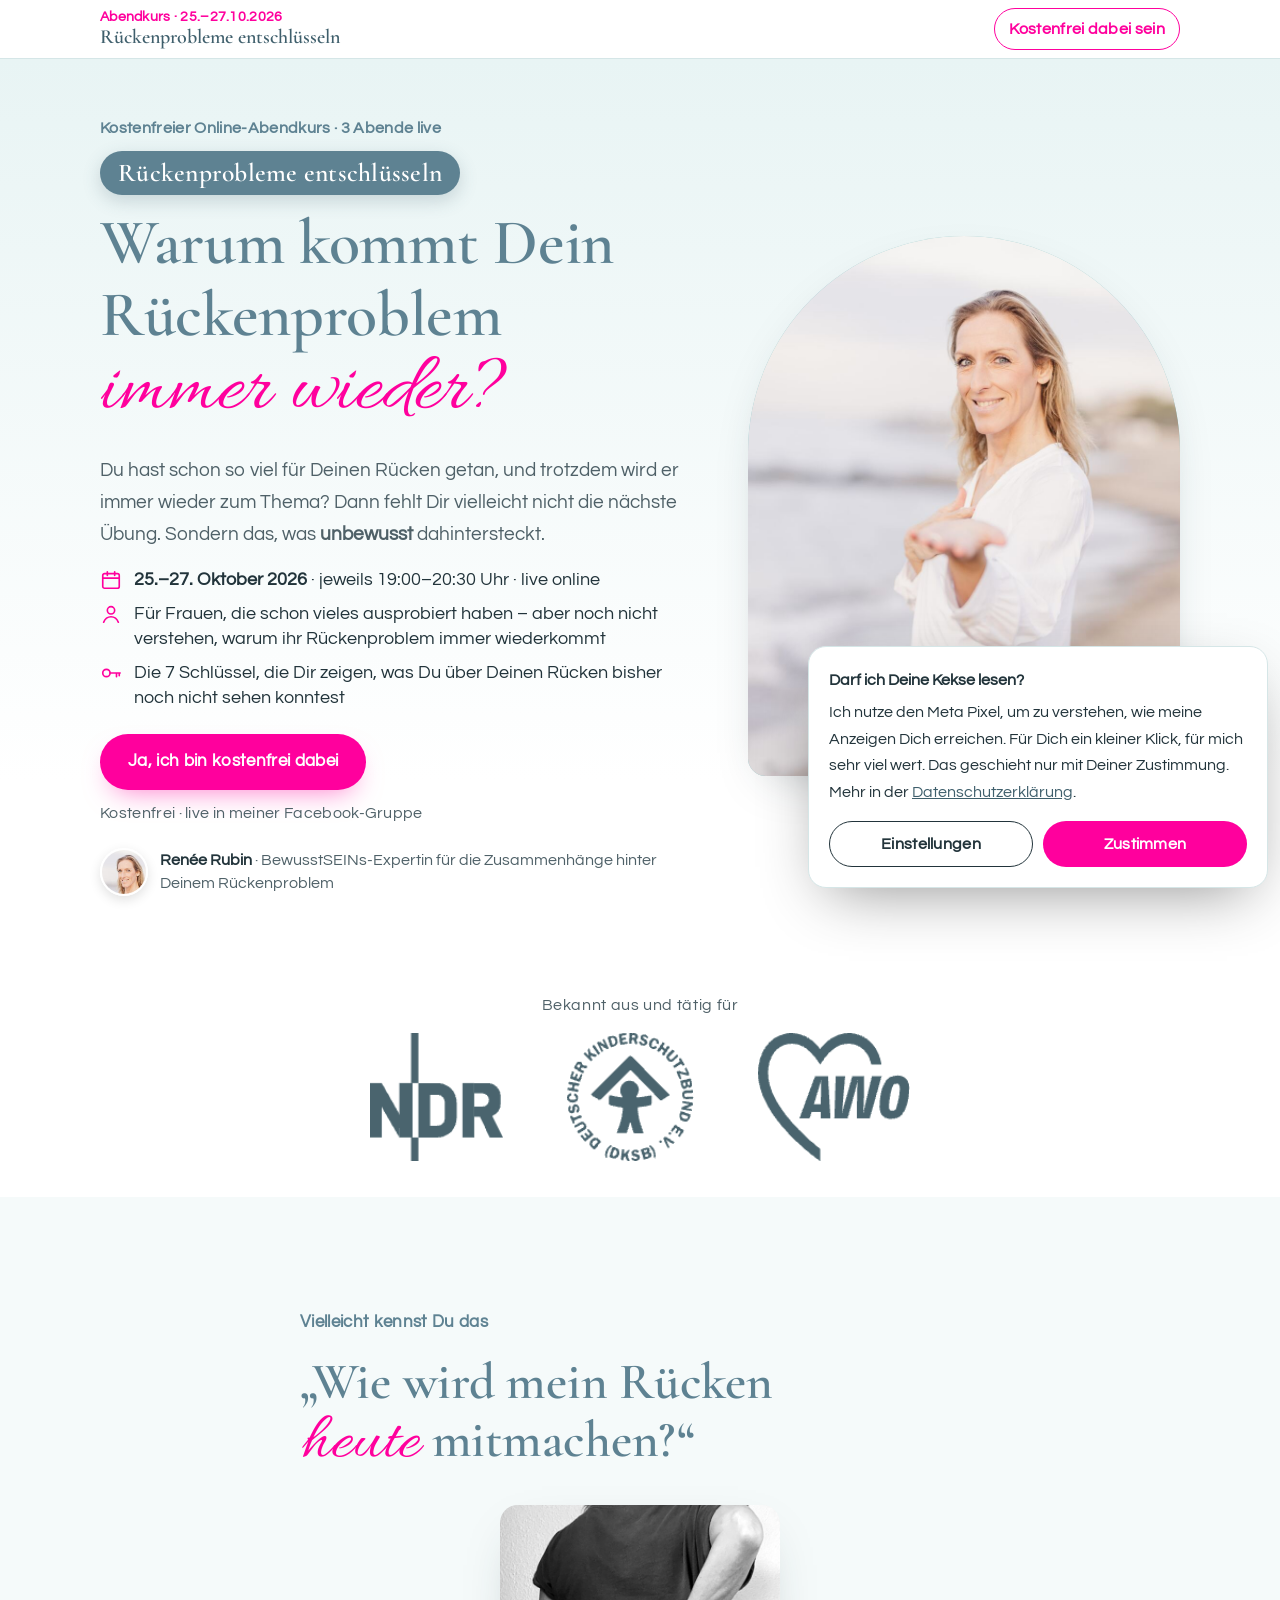
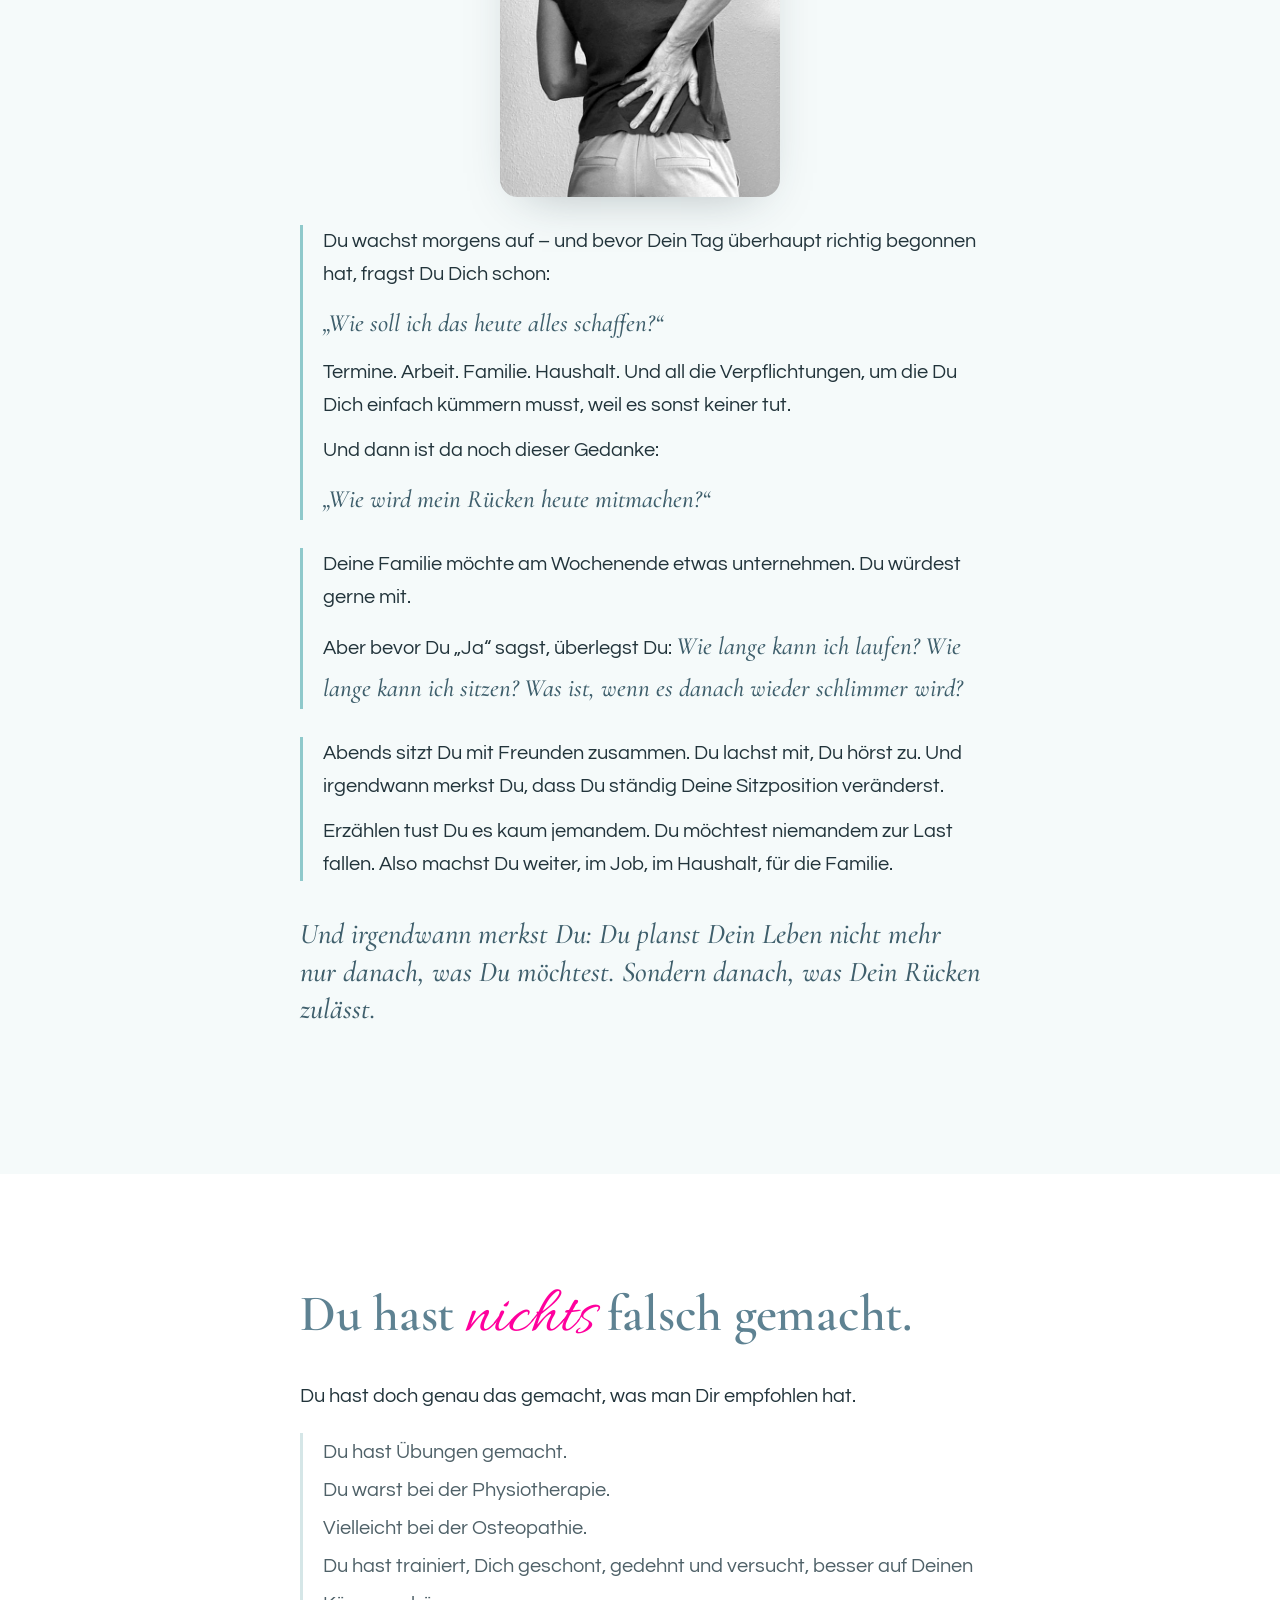
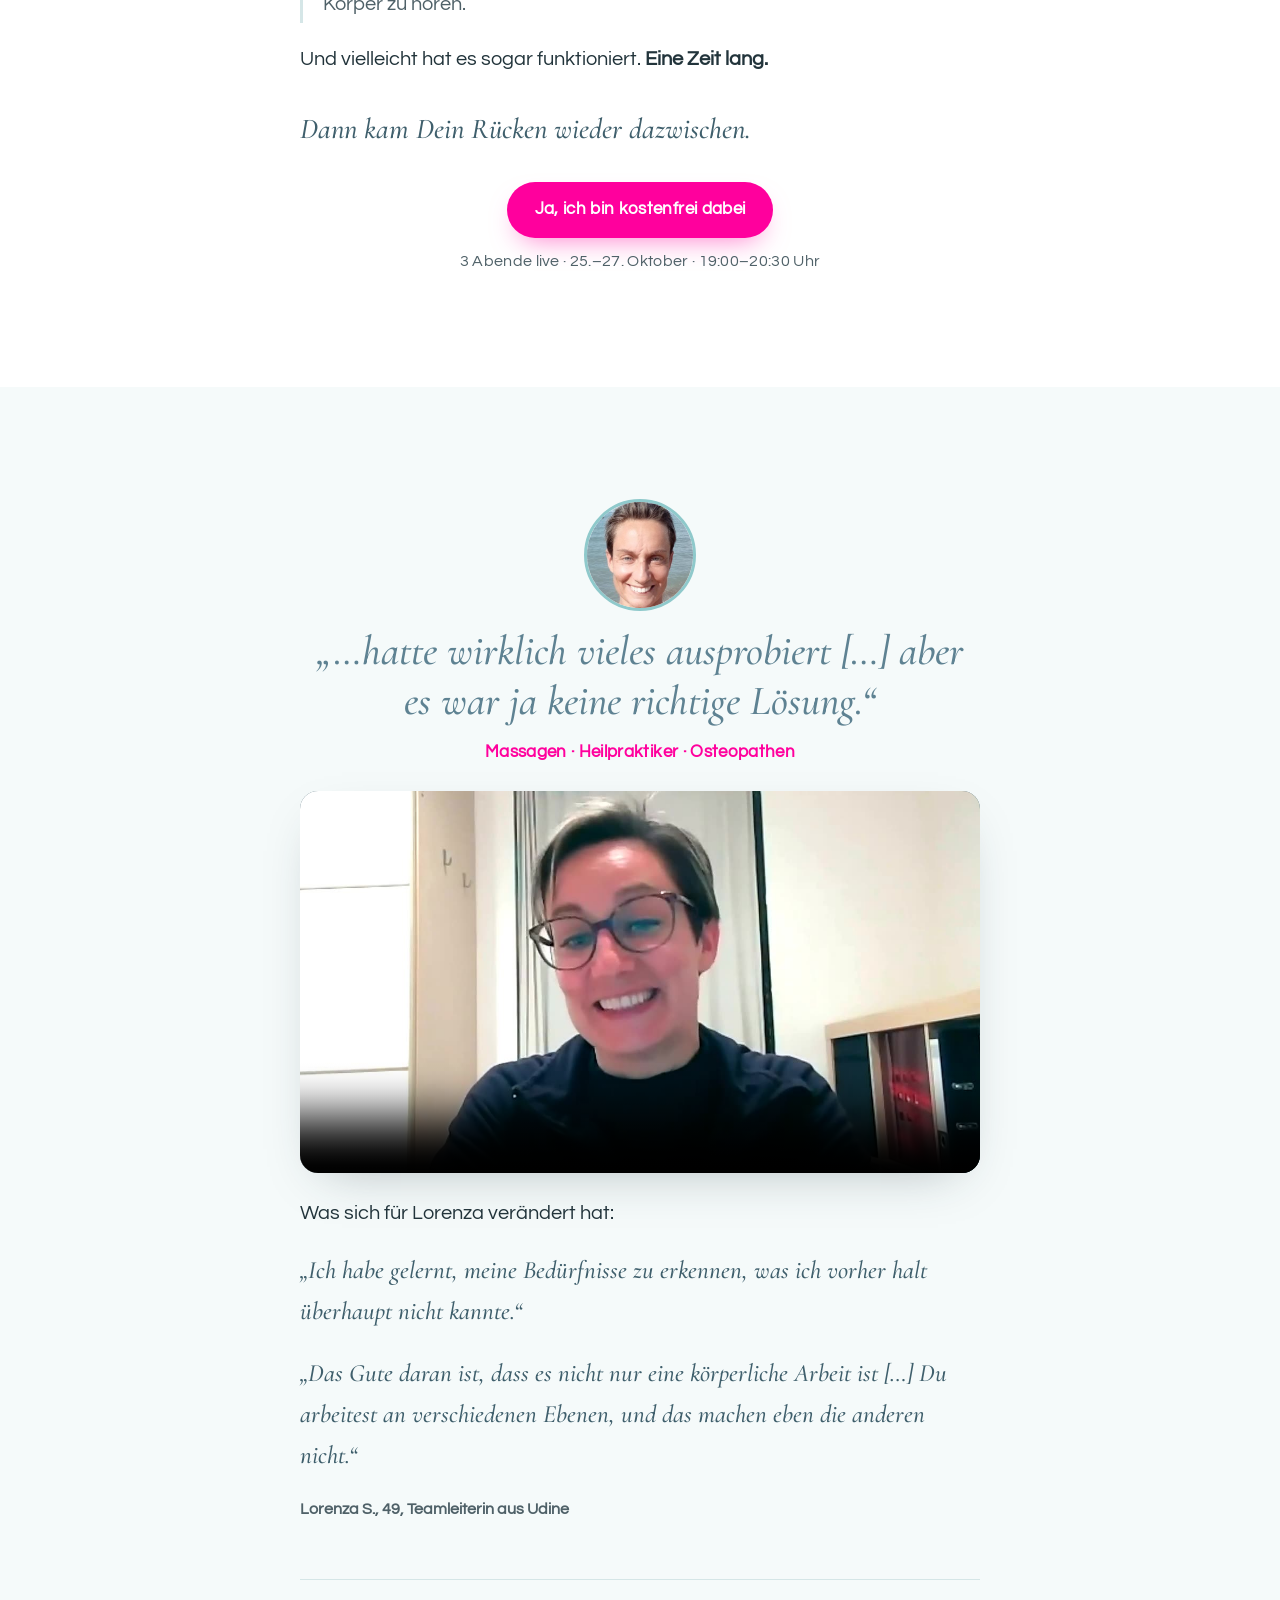
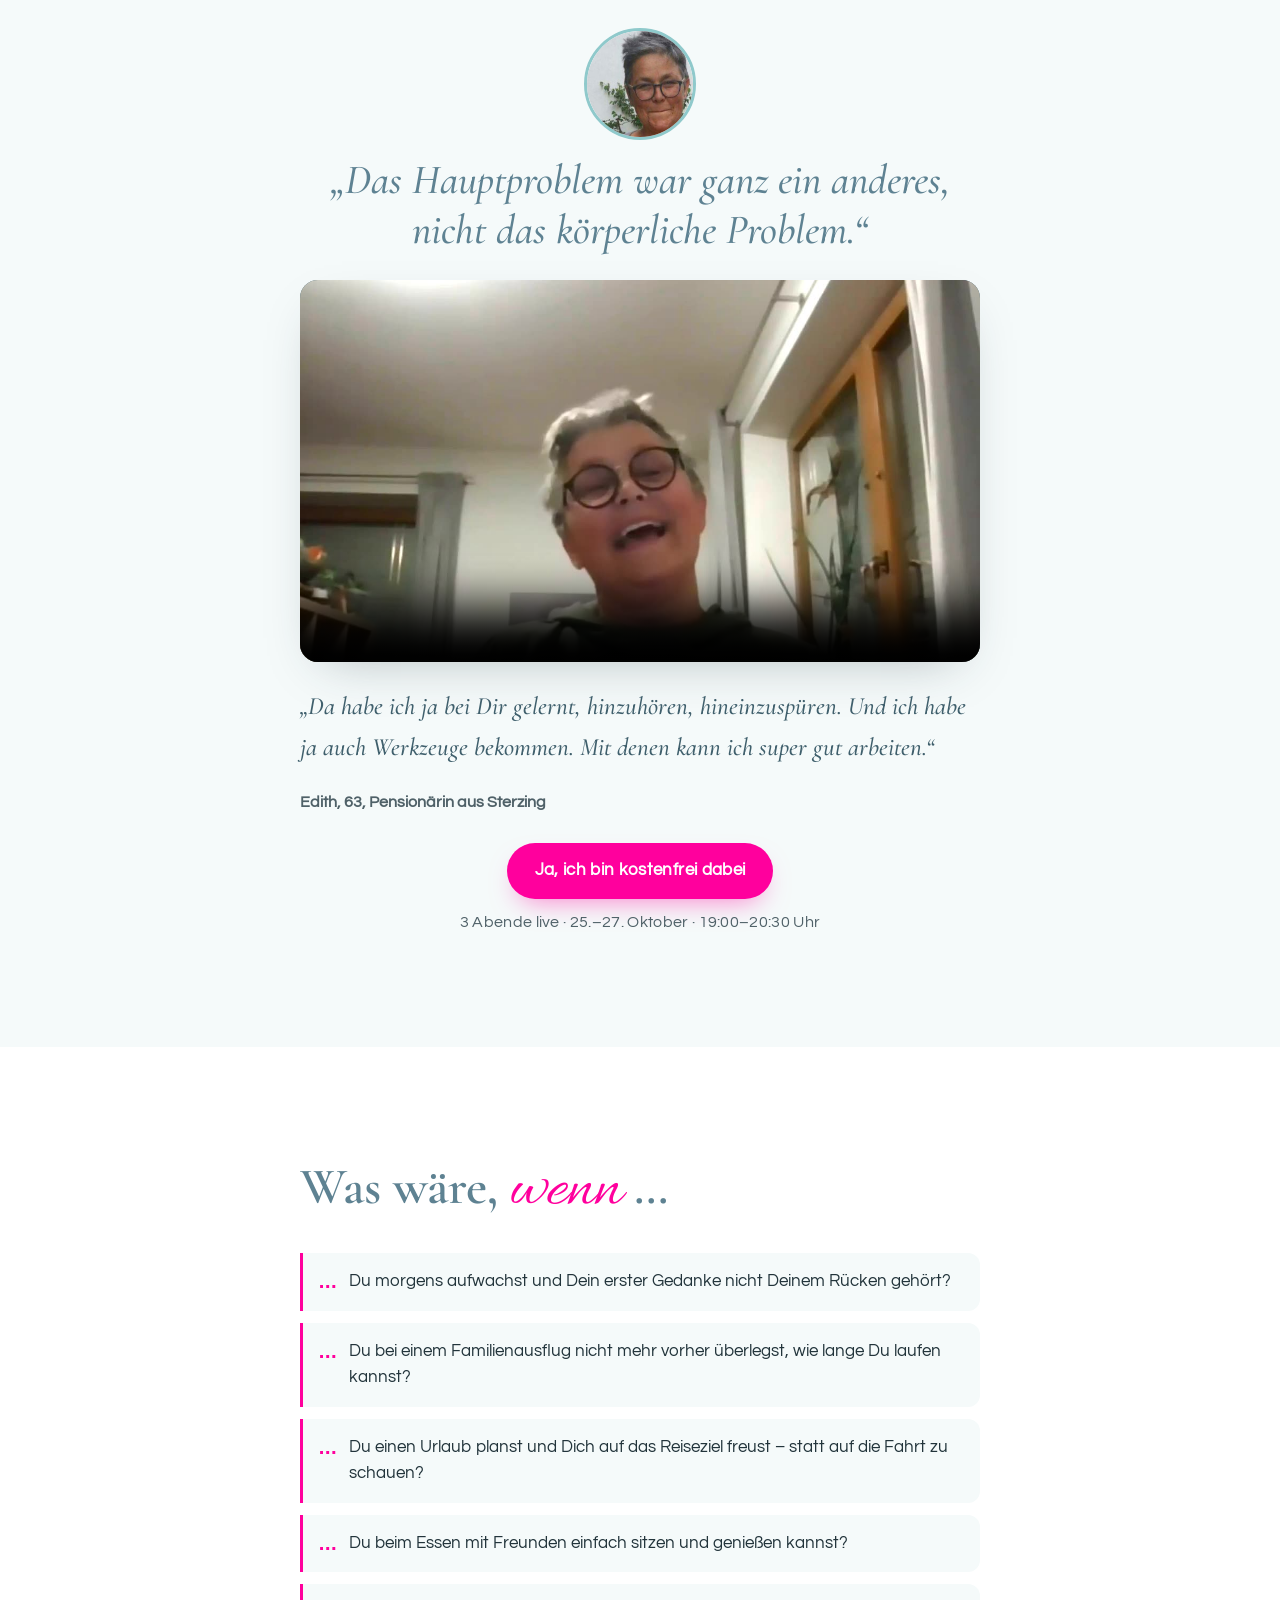
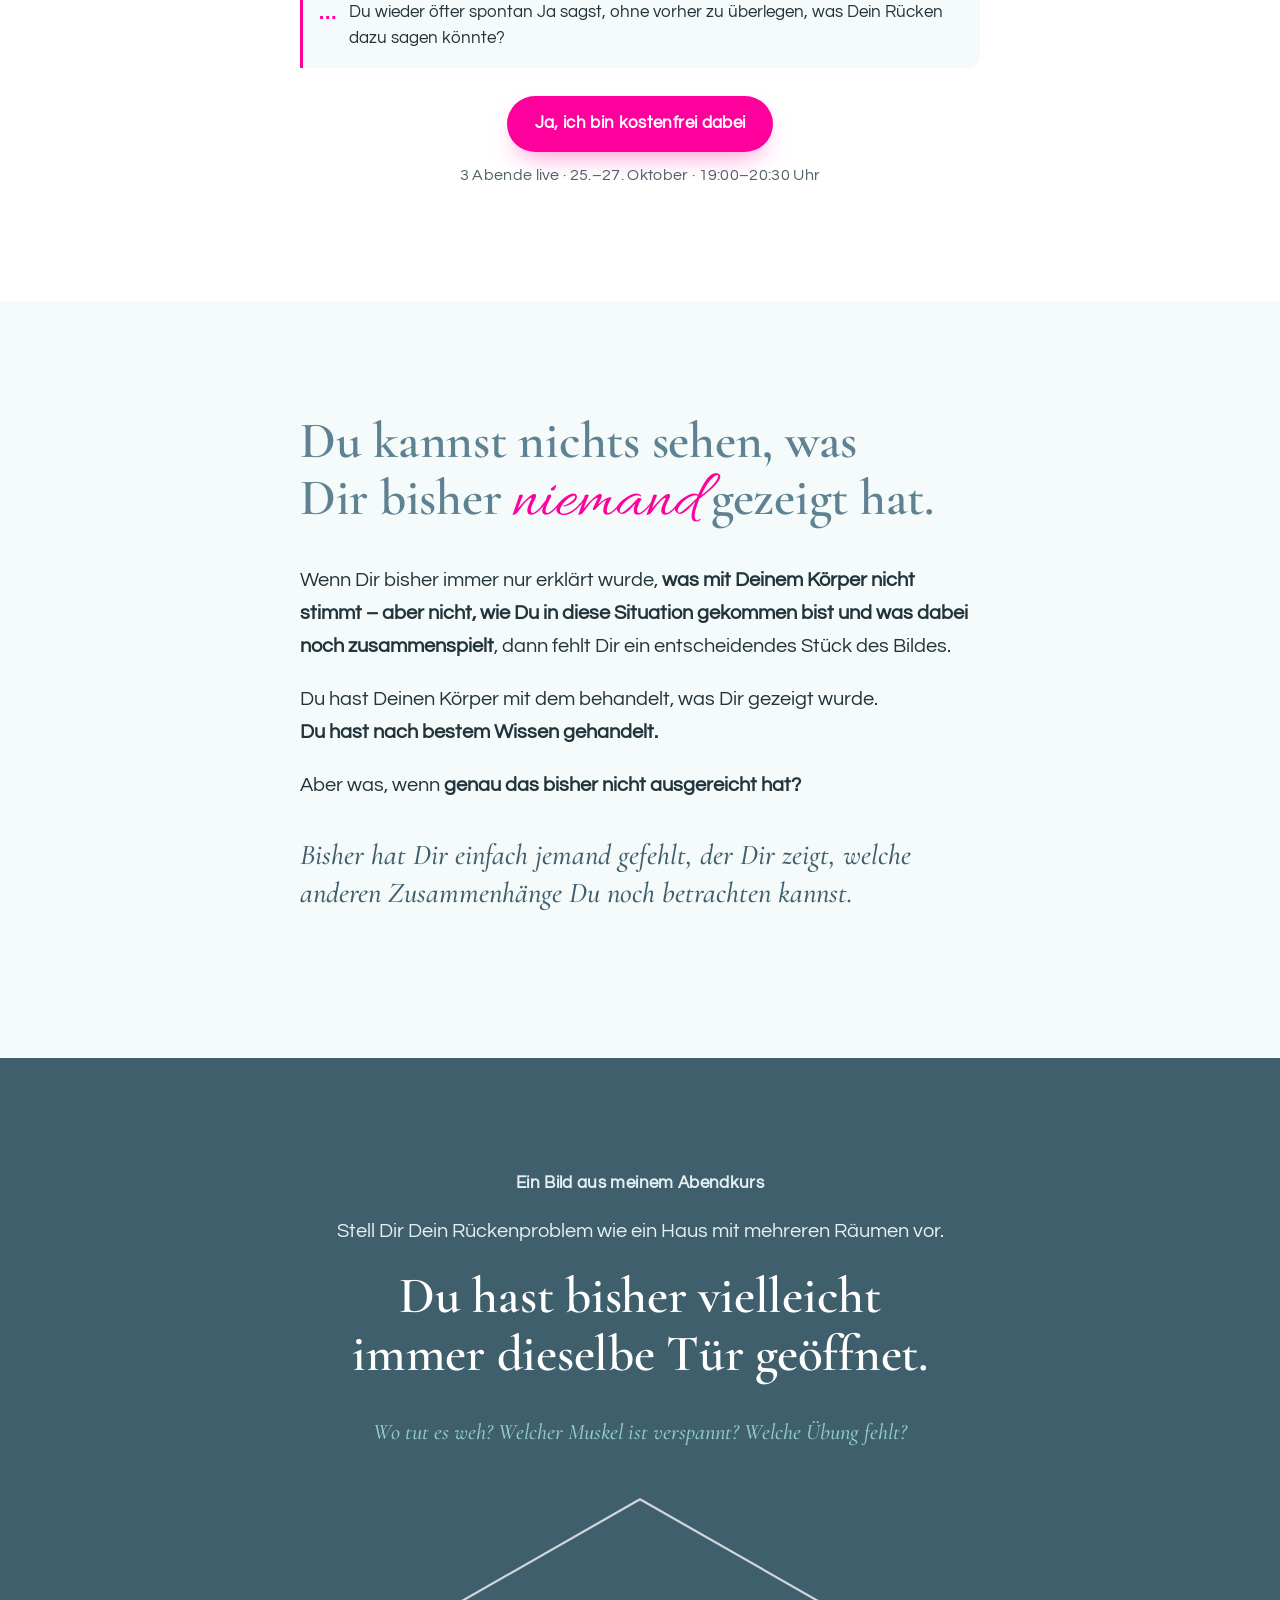
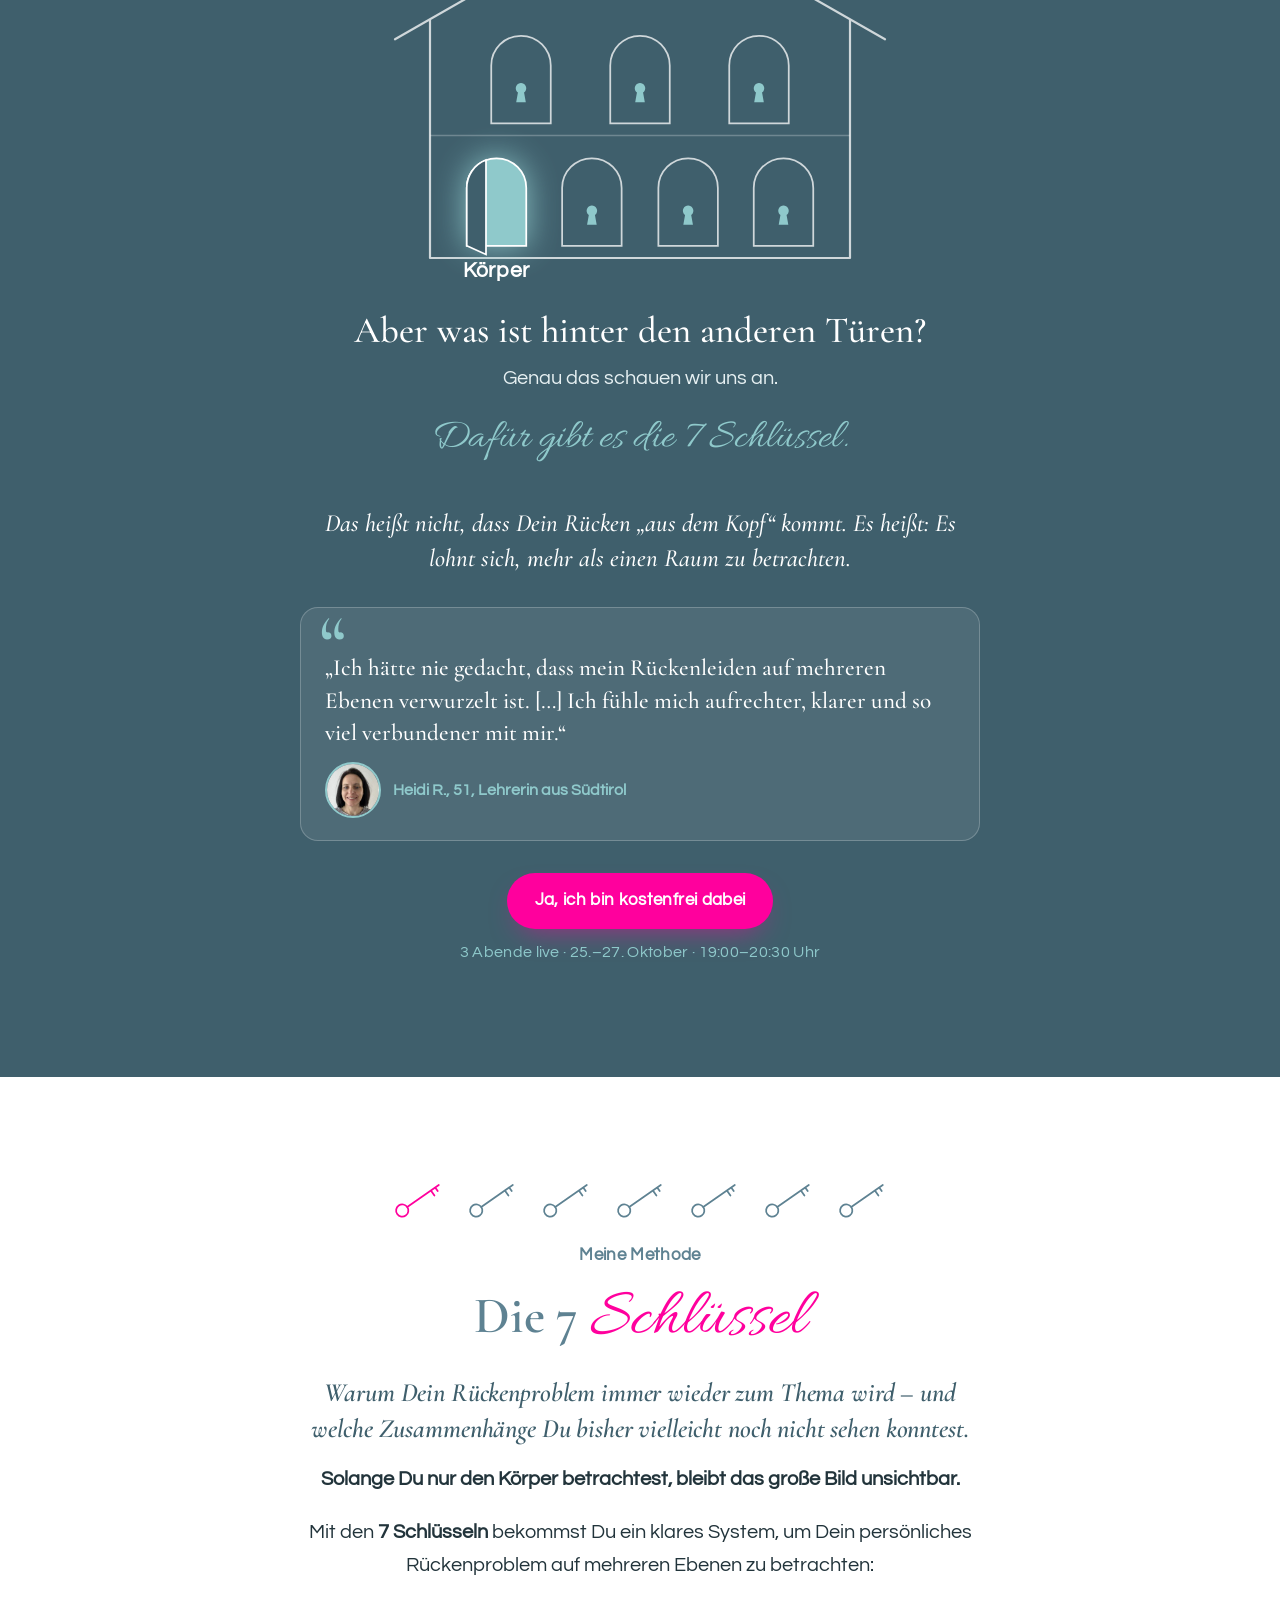
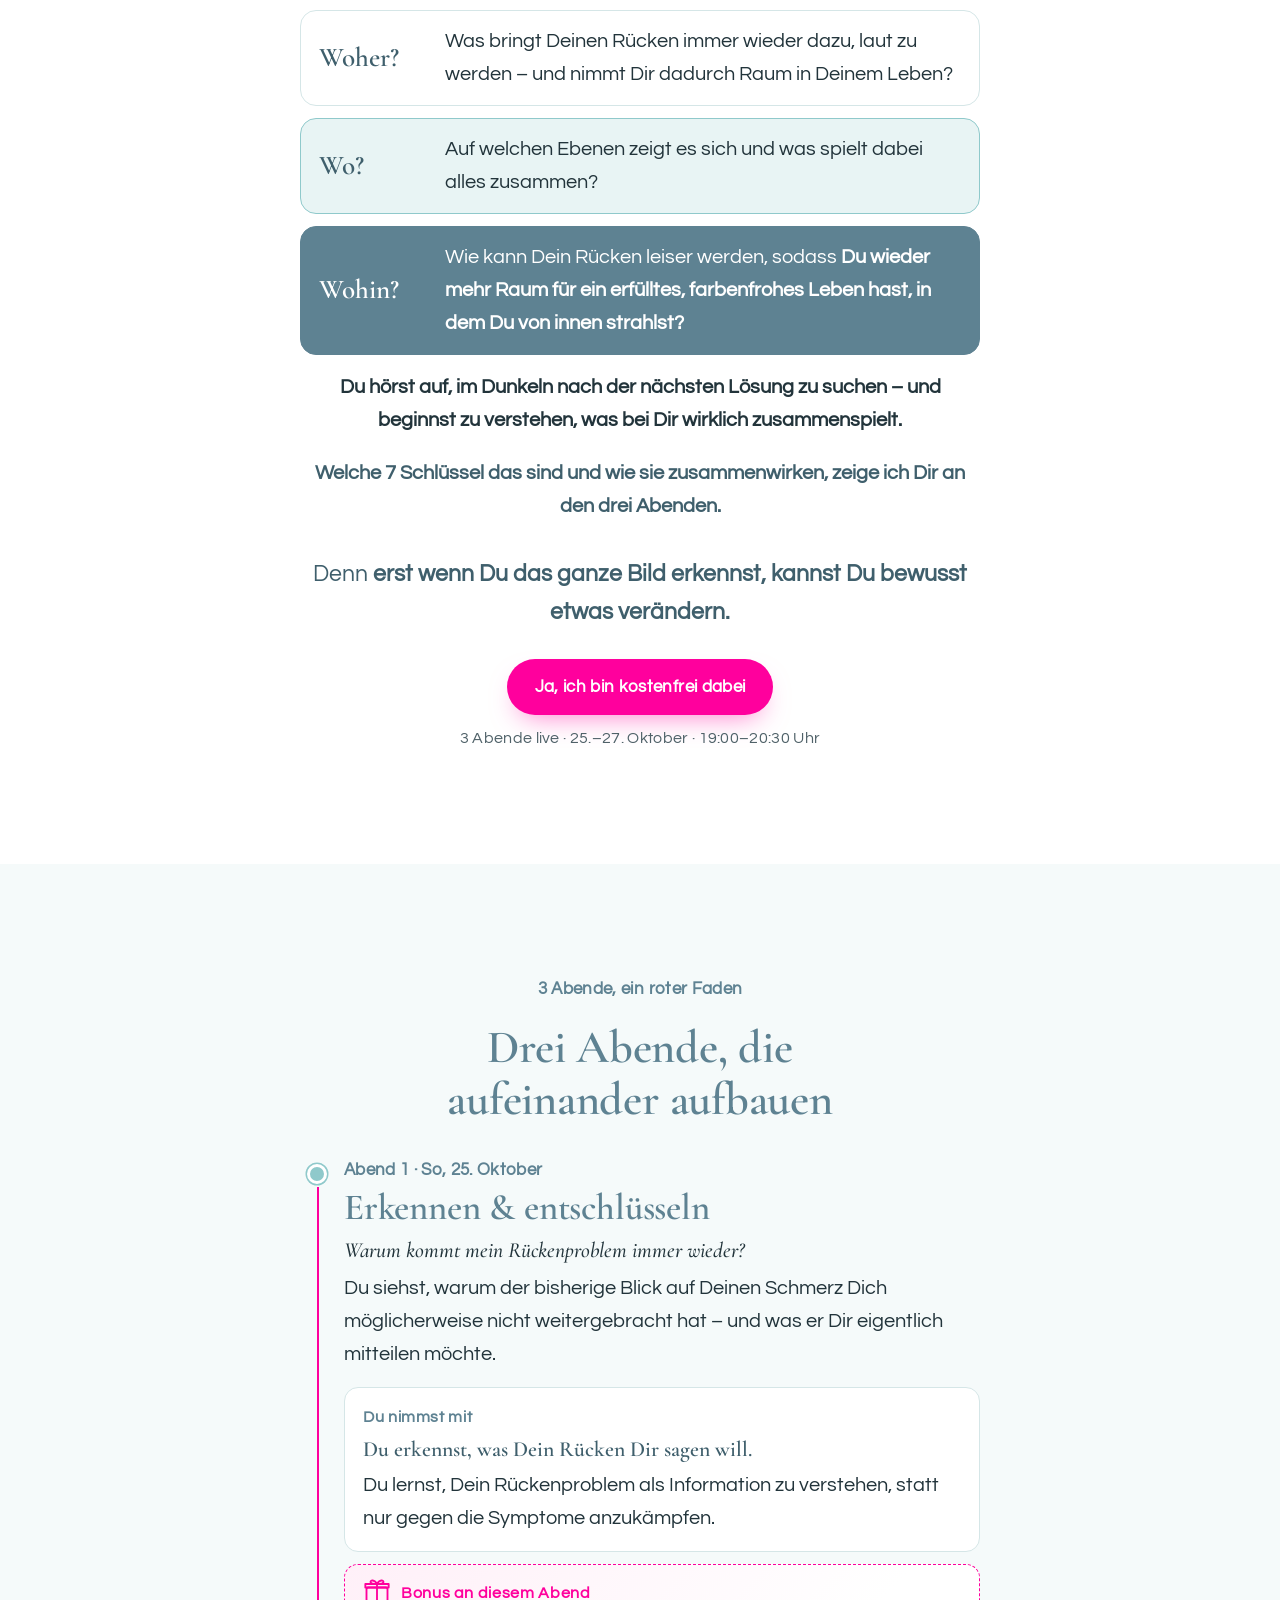
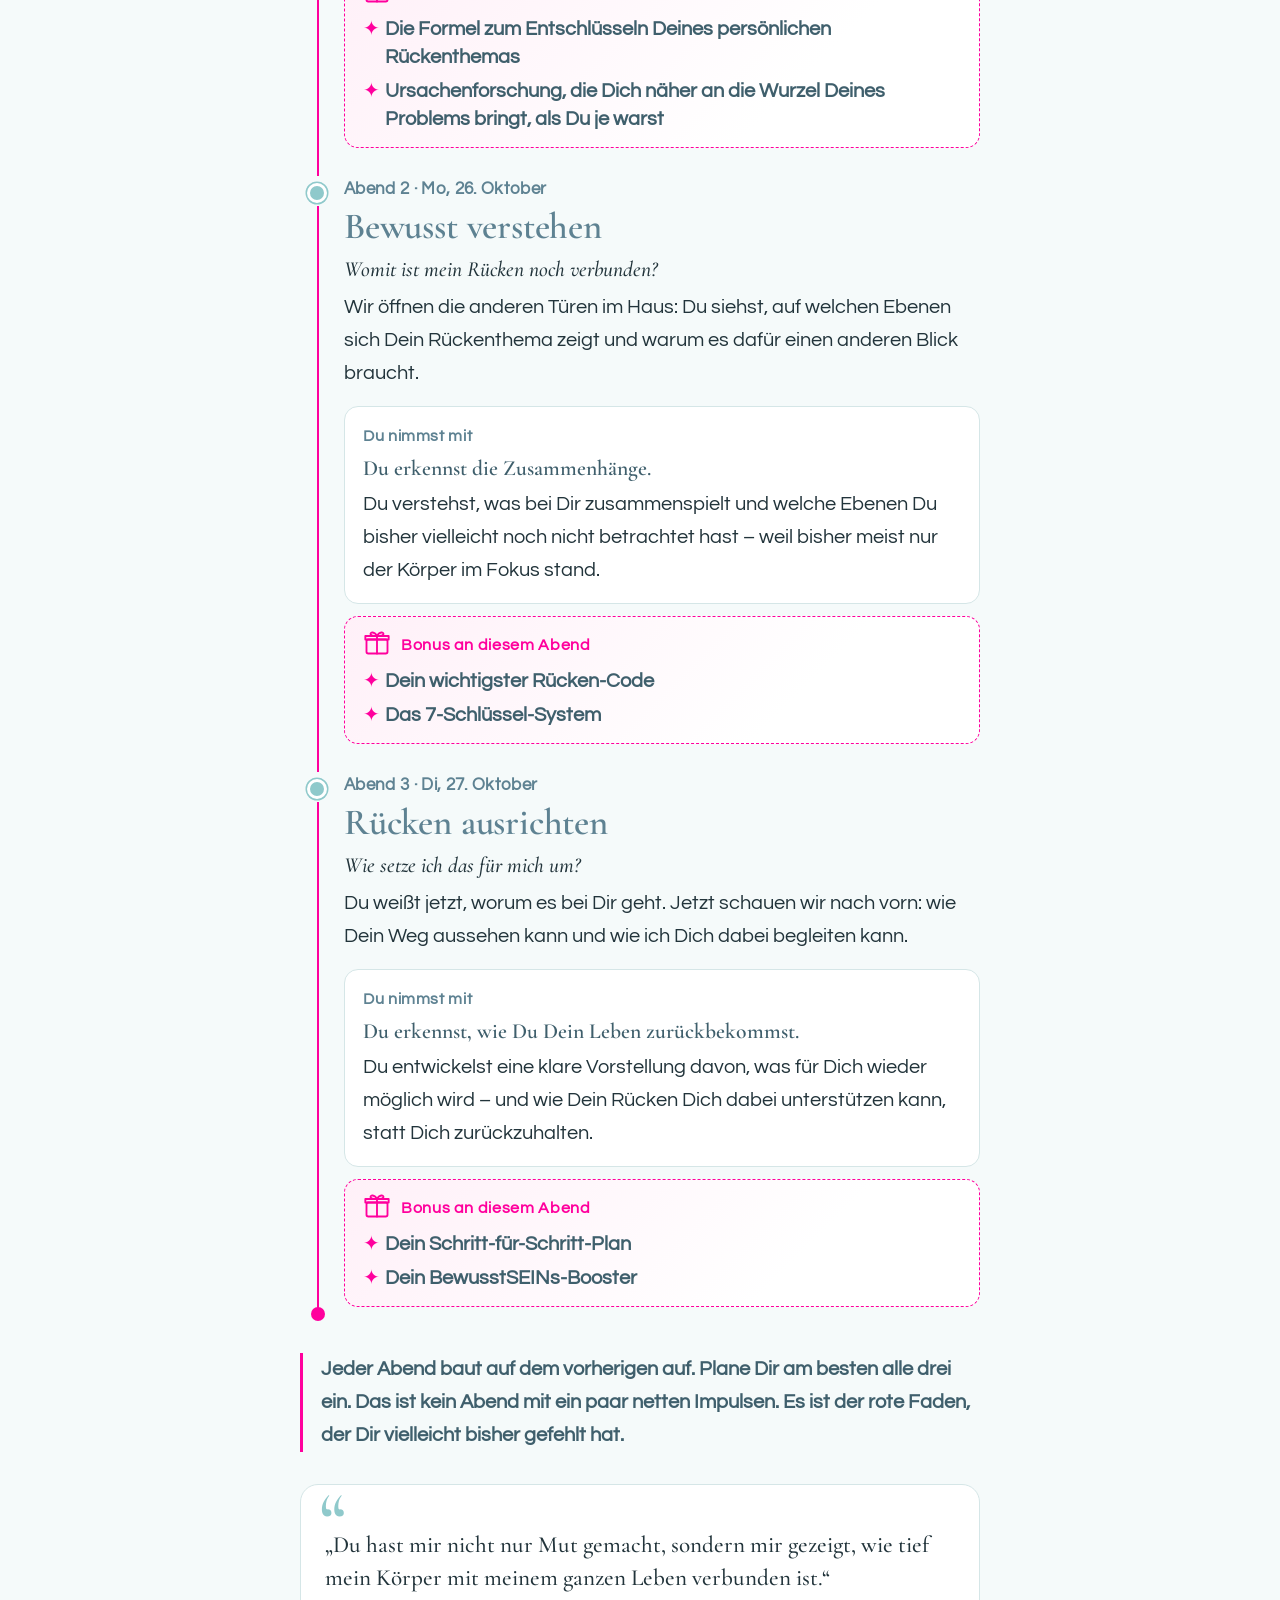
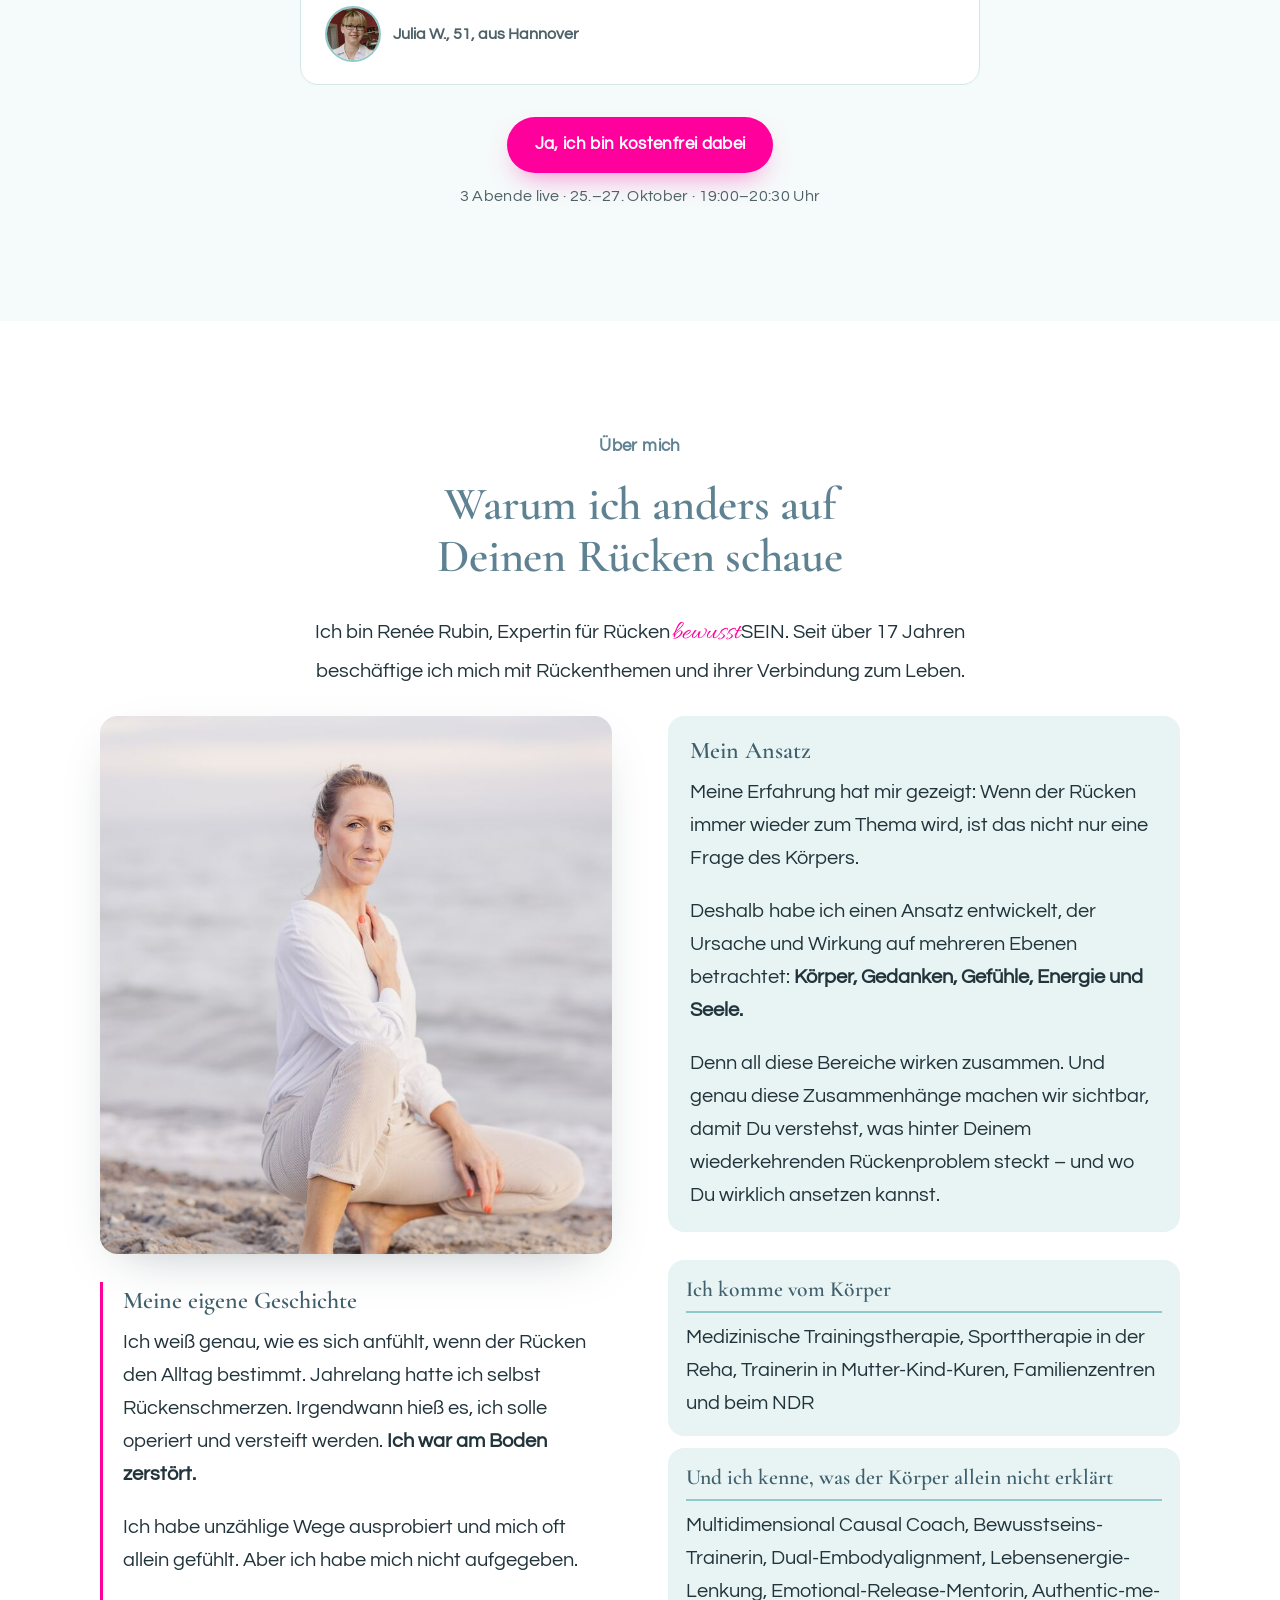
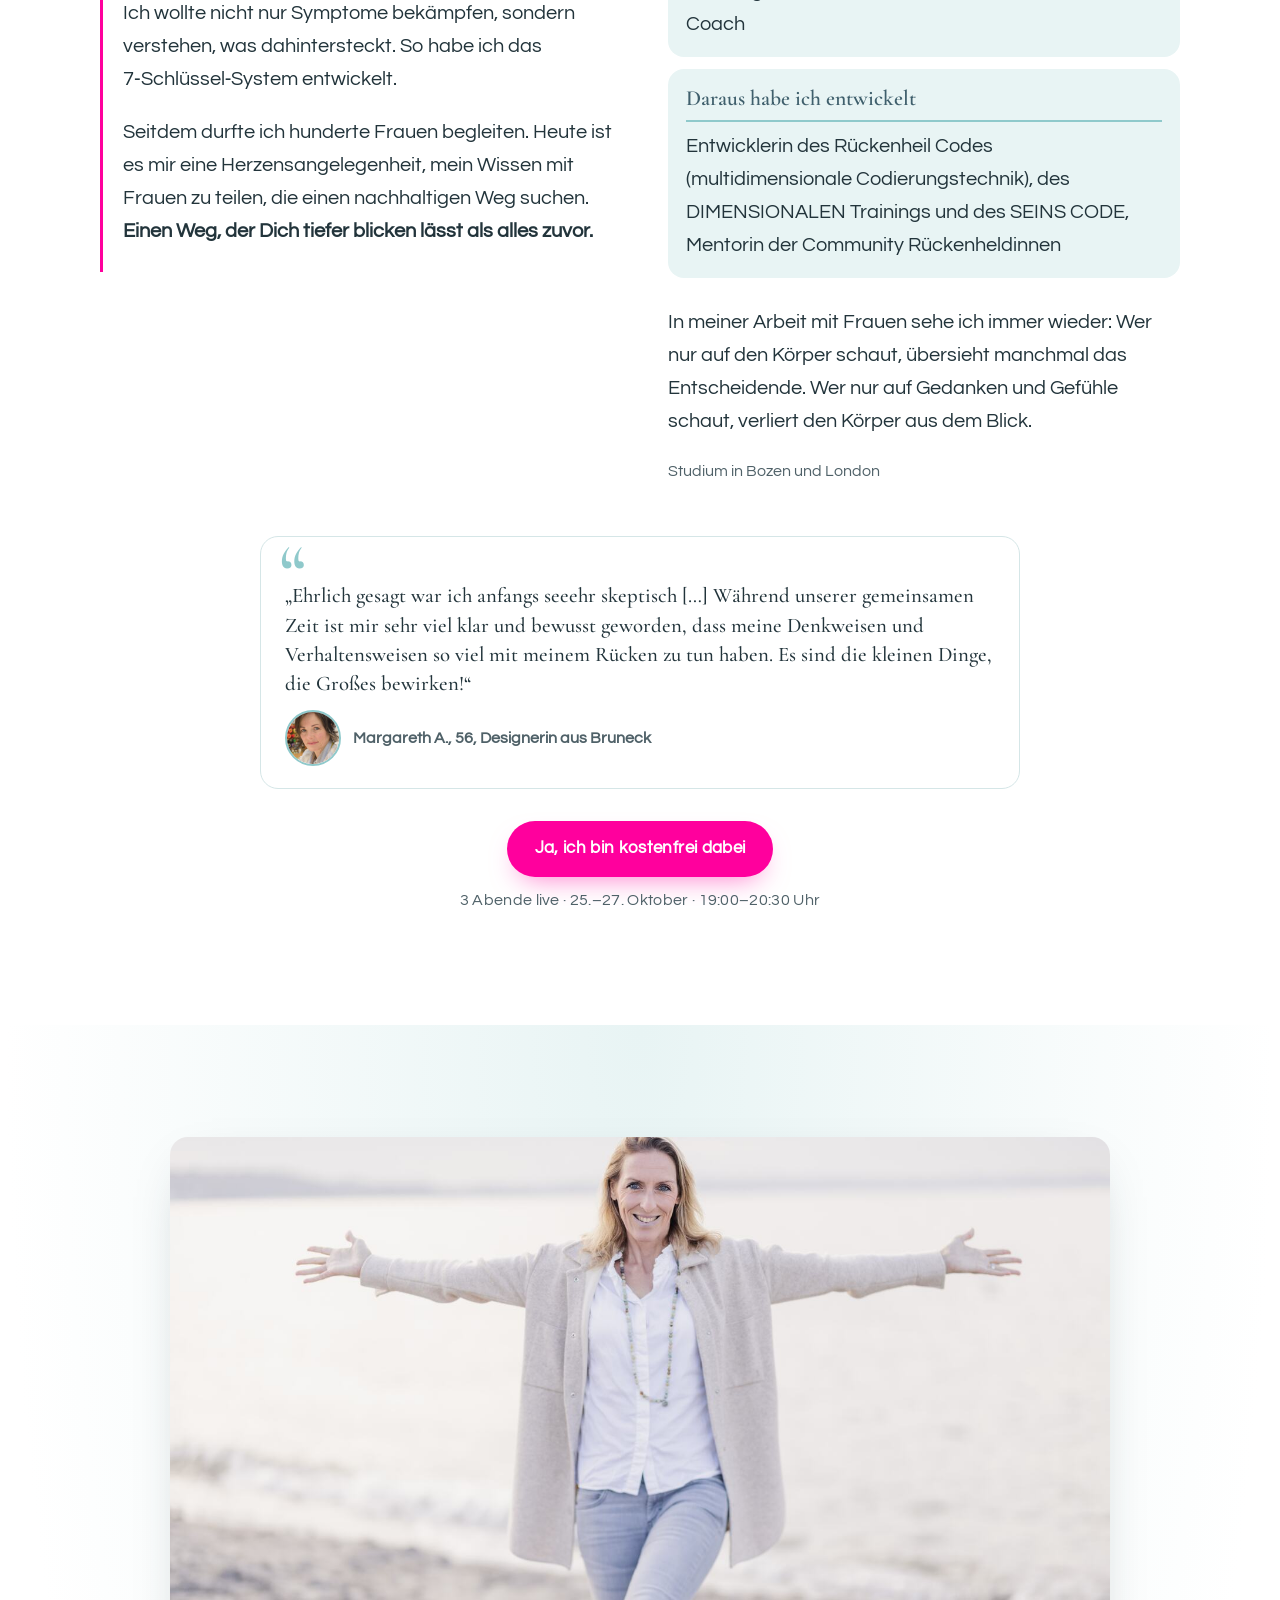
<file: index.html>
<!doctype html>
<html lang="de">
<head>
  <meta charset="utf-8">
  <meta name="viewport" content="width=device-width, initial-scale=1">
  <title>Kostenfreier Online-Abendkurs mit Renée Rubin · Die 7 Schlüssel</title>
  <meta name="description" content="3 Abende live und kostenfrei, 25.–27. Oktober 2026: Lerne Renées 7 Schlüssel kennen und finde Deinen persönlichen nächsten Schritt.">
  <meta name="theme-color" content="#5e8292">
  <meta name="color-scheme" content="light">
  <script>document.documentElement.className += " js";</script>

  <meta property="og:type" content="website">
  <meta property="og:locale" content="de_DE">
  <meta property="og:title" content="Kostenfreier Online-Abendkurs mit Renée Rubin: Die 7 Schlüssel">
  <meta property="og:description" content="Vielleicht fehlt Dir nicht die nächste Übung, sondern ein Zusammenhang. 3 Abende live, 25.–27. Oktober 2026, kostenfrei.">
  <meta property="og:image" content="https://abendkurs.rueckenbewusst-sein.de/assets/img/og-abendkurs.jpg">
  <meta property="og:image:width" content="1200">
  <meta property="og:image:height" content="630">

  <link rel="icon" href="/favicon.ico" sizes="any">
  <link rel="icon" href="/assets/img/favicon-48.png" type="image/png" sizes="48x48">
  <link rel="apple-touch-icon" href="/assets/img/apple-touch-icon.png">
  <link rel="stylesheet" href="/assets/fonts.css">
  <link rel="stylesheet" href="/assets/styles.css">
  <link rel="preload" as="image" href="/assets/img/renee-hero.jpg" media="(min-width: 900px)">
</head>
<body>

<a class="skip" href="#anmeldung">Direkt zur Anmeldung</a>

<header class="topbar">
  <div class="wrap topbar__inner">
    <a class="brand brand--course" href="/" aria-label="Zur Startseite"><span class="brand__small">Abendkurs · 25.–27.10.2026</span><span class="brand__name">Rückenprobleme entschlüsseln</span></a>
    <a class="topbar__cta" href="#anmeldung" data-cta="header"><span class="hide-s">Kostenfrei </span>dabei sein</a>
  </div>
</header>

<main>

  <!-- 1 HERO: was, für wen, Problem, Nutzen, wann, was tun -->
  <section class="hero" id="start">
    <div class="wrap hero__grid">
      <div class="hero__text">
        <p class="eyebrow hero__eyebrow"><span>Kostenfreier Online-Abendkurs · 3 Abende live</span><strong>Rückenprobleme entschlüsseln</strong></p>
        <h1>Warum kommt Dein Rückenproblem <span class="script">immer wieder?</span></h1>
        <p class="lead">Du hast schon so viel für Deinen Rücken getan, und trotzdem wird er immer wieder zum Thema? Dann fehlt Dir vielleicht nicht die nächste Übung. Sondern das, was <strong>unbewusst</strong> dahintersteckt.</p>
        <ul class="herofacts">
          <li><svg viewBox="0 0 24 24" aria-hidden="true"><rect x="3" y="5" width="18" height="16" rx="2"/><path d="M3 10h18M8 3v4M16 3v4"/></svg><span><strong>25.–27. Oktober 2026</strong> · jeweils 19:00–20:30 Uhr · live online</span></li>
          <li><svg viewBox="0 0 24 24" aria-hidden="true"><circle cx="12" cy="8" r="4"/><path d="M4 21c1.5-4 4.5-6 8-6s6.5 2 8 6"/></svg><span>Für Frauen, die schon vieles ausprobiert haben – aber noch nicht verstehen, warum ihr Rückenproblem immer wiederkommt</span></li>
          <li><svg viewBox="0 0 24 24" aria-hidden="true"><circle cx="7" cy="12" r="4"/><path d="M11 12h11M18 12v4M21 12v3"/></svg><span>Die 7 Schlüssel, die Dir zeigen, was Du über Deinen Rücken bisher noch nicht sehen konntest</span></li>
        </ul>
        <div class="cta">
          <a class="btn" href="#anmeldung" data-cta="hero" id="hero-cta">Ja, ich bin kostenfrei dabei</a>
          <p class="cta__sub">Kostenfrei · live in meiner Facebook-Gruppe</p>
        </div>
        <p class="trust">
          <img src="/assets/img/renee-avatar.jpg" alt="" width="48" height="48">
          <span><strong>Renée Rubin</strong> · BewusstSEINs-Expertin für die Zusammenhänge hinter Deinem Rückenproblem</span>
        </p>
      </div>
      <figure class="hero__image">
        <img src="/assets/img/renee-hero.jpg" alt="Renée lächelt und reicht Dir einladend die Hand" width="900" height="1349" fetchpriority="high">
      </figure>
    </div>

  </section>

  <!-- 1b LOGOS -->
  <section class="logos" aria-label="Bekannt aus und tätig für">
    <div class="wrap">
      <p class="logos__label">Bekannt aus und tätig für</p>
      <ul class="logos__list">
        <li><img src="/assets/img/logos/ndr.png" alt="NDR" width="125" height="120" loading="lazy" decoding="async"></li>
        <li><img src="/assets/img/logos/dksb.png" alt="Deutscher Kinderschutzbund" width="119" height="120" loading="lazy" decoding="async"></li>
        <li><img src="/assets/img/logos/awo.png" alt="AWO" width="143" height="120" loading="lazy" decoding="async"></li>
      </ul>
    </div>
  </section>

  <!-- 2 ALLTAG: SIE ERKENNT SICH -->
  <section class="section section--soft">
    <div class="wrap narrow">
      <p class="eyebrow">Vielleicht kennst Du das</p>
      <h2 class="display">„Wie wird mein Rücken <span class="script">heute</span> mitmachen?“</h2>
      <figure class="scene-photo reveal">
        <img src="/assets/img/ruecken.jpg" alt="Eine Frau von hinten, die Hand am unteren Rücken" width="600" height="625" loading="lazy" decoding="async">
      </figure>
      <div class="scene reveal">
        <p>Du wachst morgens auf – und bevor Dein Tag überhaupt richtig begonnen hat, fragst Du Dich schon:</p>
        <p><em>„Wie soll ich das heute alles schaffen?“</em></p>
        <p>Termine. Arbeit. Familie. Haushalt. Und all die Verpflichtungen, um die Du Dich einfach kümmern musst, weil es sonst keiner tut.</p>
        <p>Und dann ist da noch dieser Gedanke:</p>
        <p><em>„Wie wird mein Rücken heute mitmachen?“</em></p>
      </div>
      <div class="scene reveal">
        <p>Deine Familie möchte am Wochenende etwas unternehmen. Du würdest gerne mit.</p>
        <p>Aber bevor Du „Ja“ sagst, überlegst Du: <em>Wie lange kann ich laufen? Wie lange kann ich sitzen? Was ist, wenn es danach wieder schlimmer wird?</em></p>
      </div>
      <div class="scene reveal">
        <p>Abends sitzt Du mit Freunden zusammen. Du lachst mit, Du hörst zu. Und irgendwann merkst Du, dass Du ständig Deine Sitzposition veränderst.</p>
        <p>Erzählen tust Du es kaum jemandem. Du möchtest niemandem zur Last fallen. Also machst Du weiter, im Job, im Haushalt, für die Familie.</p>
      </div>
      <p class="core-msg">Und irgendwann merkst Du: Du planst Dein Leben nicht mehr nur danach, was Du möchtest. Sondern danach, was Dein Rücken zulässt.</p>
    </div>
  </section>

  <!-- 3 ENTLASTUNG -->
  <section class="section">
    <div class="wrap narrow">
      <h2 class="display">Du hast <span class="script">nichts</span> falsch gemacht.</h2>
      <p>Du hast doch genau das gemacht, was man Dir empfohlen hat.</p>
      <p class="stack">Du hast Übungen gemacht.<br>Du warst bei der Physiotherapie.<br>Vielleicht bei der Osteopathie.<br>Du hast trainiert, Dich geschont, gedehnt und versucht, besser auf Deinen Körper zu hören.</p>
      <p>Und vielleicht hat es sogar funktioniert. <strong>Eine Zeit lang.</strong></p>
      <p class="core-msg">Dann kam Dein Rücken wieder dazwischen.</p>
      <div class="cta center">
        <a class="btn" href="#anmeldung" data-cta="entlastung">Ja, ich bin kostenfrei dabei</a>
        <p class="cta__sub">3 Abende live · 25.–27. Oktober · 19:00–20:30 Uhr</p>
      </div>
    </div>
  </section>

  <!-- 4 LORENZA: Clip aus ihrem Originalvideo (Wortlaut 1:1, ohne Heilungsaussagen) -->
  <section class="section section--soft">
    <div class="wrap narrow center">
      <img class="lorenza__img" src="/assets/img/stimmen/lorenza.jpg" alt="Lorenza" width="112" height="112" loading="lazy" decoding="async">
      <p class="lorenza__quote">„…hatte wirklich vieles ausprobiert […] aber es war ja keine richtige Lösung.“</p>
      <p class="lorenza__list">Massagen · Heilpraktiker · Osteopathen</p>
      <video class="lorenza__video" controls playsinline preload="none" poster="/assets/video/lorenza-poster.jpg" width="1280" height="720">
        <source src="/assets/video/lorenza.mp4" type="video/mp4">
        <source src="/assets/video/lorenza.webm" type="video/webm">
        <track kind="subtitles" src="/assets/video/lorenza.vtt" srclang="de" label="Deutsch" default>
      </video>
      <div class="lorenza__after">
        <p>Was sich für Lorenza verändert hat:</p>
        <p><em>„Ich habe gelernt, meine Bedürfnisse zu erkennen, was ich vorher halt überhaupt nicht kannte.“</em></p>
        <p><em>„Das Gute daran ist, dass es nicht nur eine körperliche Arbeit ist […] Du arbeitest an verschiedenen Ebenen, und das machen eben die anderen nicht.“</em></p>
        <p class="lorenza__name">Lorenza S., 49, Teamleiterin aus Udine</p>
      </div>

      <!-- EDITH: Clip aus ihrem Originalvideo (Wortlaut 1:1, ohne Heilungsaussagen) -->
      <div class="edith">
        <img class="lorenza__img" src="/assets/img/stimmen/edith.jpg" alt="Edith" width="112" height="112" loading="lazy" decoding="async">
        <p class="lorenza__quote">„Das Hauptproblem war ganz ein anderes, nicht das körperliche Problem.“</p>
        <video class="lorenza__video" controls playsinline preload="none" poster="/assets/video/edith-poster.jpg" width="1280" height="720">
          <source src="/assets/video/edith.mp4" type="video/mp4">
          <source src="/assets/video/edith.webm" type="video/webm">
          <track kind="subtitles" src="/assets/video/edith.vtt" srclang="de" label="Deutsch" default>
        </video>
        <div class="lorenza__after">
          <p><em>„Da habe ich ja bei Dir gelernt, hinzuhören, hineinzuspüren. Und ich habe ja auch Werkzeuge bekommen. Mit denen kann ich super gut arbeiten.“</em></p>
          <p class="lorenza__name">Edith, 63, Pensionärin aus Sterzing</p>
        </div>
      </div>
      <div class="cta">
        <a class="btn" href="#anmeldung" data-cta="lorenza">Ja, ich bin kostenfrei dabei</a>
        <p class="cta__sub">3 Abende live · 25.–27. Oktober · 19:00–20:30 Uhr</p>
      </div>
    </div>
  </section>

  <!-- 8b WAS WÄRE, WENN -->
  <section class="section">
    <div class="wrap narrow">
      <h2 class="display">Was wäre, <span class="script">wenn</span> …</h2>
      <ul class="whatif">
        <li class="reveal">Du morgens aufwachst und Dein erster Gedanke nicht Deinem Rücken gehört?</li>
        <li class="reveal">Du bei einem Familienausflug nicht mehr vorher überlegst, wie lange Du laufen kannst?</li>
        <li class="reveal">Du einen Urlaub planst und Dich auf das Reiseziel freust – statt auf die Fahrt zu schauen?</li>
        <li class="reveal">Du beim Essen mit Freunden einfach sitzen und genießen kannst?</li>
        <li class="reveal">Du wieder öfter spontan Ja sagst, ohne vorher zu überlegen, was Dein Rücken dazu sagen könnte?</li>
      </ul>
      <div class="cta center">
        <a class="btn" href="#anmeldung" data-cta="wasware">Ja, ich bin kostenfrei dabei</a>
        <p class="cta__sub">3 Abende live · 25.–27. Oktober · 19:00–20:30 Uhr</p>
      </div>
    </div>
  </section>

  <!-- 6 DU KANNST NICHTS DAFÜR -->
  <section class="section section--soft">
    <div class="wrap narrow">
      <h2 class="display">Du kannst nichts sehen, was Dir bisher <span class="script">niemand</span> gezeigt hat.</h2>
      <p>Wenn Dir bisher immer nur erklärt wurde, <strong>was mit Deinem Körper nicht stimmt – aber nicht, wie Du in diese Situation gekommen bist und was dabei noch zusammenspielt</strong>, dann fehlt Dir ein entscheidendes Stück des Bildes.</p>
      <p>Du hast Deinen Körper mit dem behandelt, was Dir gezeigt wurde.<br><strong>Du hast nach bestem Wissen gehandelt.</strong></p>
      <p>Aber was, wenn <strong>genau das bisher nicht ausgereicht hat?</strong></p>
      <p class="core-msg">Bisher hat Dir einfach jemand gefehlt, der Dir zeigt, welche anderen Zusammenhänge Du noch betrachten kannst.</p>
    </div>
  </section>

  <!-- 7 DAS HAUS -->
  <section class="section section--house" id="haus">
    <div class="wrap narrow center">
      <p class="eyebrow eyebrow--light">Ein Bild aus meinem Abendkurs</p>
      <p>Stell Dir Dein Rückenproblem wie ein Haus mit mehreren Räumen vor.</p>
      <h2 class="display display--light">Du hast bisher vielleicht immer dieselbe Tür geöffnet.</h2>
      <p class="house__questions">Wo tut es weh? Welcher Muskel ist verspannt? Welche Übung fehlt?</p>
    </div>
    <div class="wrap">
      <figure class="house reveal">
        <svg viewBox="0 0 640 470" role="img" aria-labelledby="house-title">
          <title id="house-title">Ein Haus mit sieben Türen. Nur die Tür „Körper“ ist geöffnet, sechs weitere Türen sind noch verschlossen und haben ein Schlüsselloch.</title>
          <path class="house__outline" d="M40 190 L320 30 L600 190 M80 168 V440 H560 V168"/>
          <line class="house__floor" x1="80" y1="300" x2="560" y2="300"/>
          <!-- Obergeschoss: 3 verschlossene Türen -->
          <g class="door door--closed" style="--d:2" transform="translate(150 186)"><path d="M0 100V34a34 34 0 0 1 68 0v66z"/><path class="door__keyhole" d="M34 54a6 6 0 1 1-.01 0zM31 62h6l2.5 14h-11z"/></g>
          <g class="door door--closed" style="--d:3" transform="translate(286 186)"><path d="M0 100V34a34 34 0 0 1 68 0v66z"/><path class="door__keyhole" d="M34 54a6 6 0 1 1-.01 0zM31 62h6l2.5 14h-11z"/></g>
          <g class="door door--closed" style="--d:4" transform="translate(422 186)"><path d="M0 100V34a34 34 0 0 1 68 0v66z"/><path class="door__keyhole" d="M34 54a6 6 0 1 1-.01 0zM31 62h6l2.5 14h-11z"/></g>
          <!-- Erdgeschoss: Körper offen + 3 verschlossene Türen -->
          <g class="door door--open" style="--d:0" transform="translate(122 326)">
            <path class="door__glow" d="M0 100V34a34 34 0 0 1 68 0v66z"/>
            <path class="door__leaf" d="M0 100V34a34 34 0 0 1 22-32v108z"/>
          </g>
          <text class="door__label door__label--open" style="--d:0" x="156" y="462">Körper</text>
          <g class="door door--closed" style="--d:5" transform="translate(231 326)"><path d="M0 100V34a34 34 0 0 1 68 0v66z"/><path class="door__keyhole" d="M34 54a6 6 0 1 1-.01 0zM31 62h6l2.5 14h-11z"/></g>
          <g class="door door--closed" style="--d:6" transform="translate(341 326)"><path d="M0 100V34a34 34 0 0 1 68 0v66z"/><path class="door__keyhole" d="M34 54a6 6 0 1 1-.01 0zM31 62h6l2.5 14h-11z"/></g>
          <g class="door door--closed" style="--d:7" transform="translate(450 326)"><path d="M0 100V34a34 34 0 0 1 68 0v66z"/><path class="door__keyhole" d="M34 54a6 6 0 1 1-.01 0zM31 62h6l2.5 14h-11z"/></g>
        </svg>
      </figure>
    </div>
    <div class="wrap narrow center">
      <p class="house__q">Aber was ist hinter den anderen Türen?</p>
      <p>Genau das schauen wir uns an.</p>
      <p class="house__a">Dafür gibt es die 7 Schlüssel.</p>
      <p class="house__note">Das heißt nicht, dass Dein Rücken „aus dem Kopf“ kommt. Es heißt: Es lohnt sich, mehr als einen Raum zu betrachten.</p>
      <figure class="voice voice--onDark reveal">
        <blockquote>„Ich hätte nie gedacht, dass mein Rückenleiden auf mehreren Ebenen verwurzelt ist. […] Ich fühle mich aufrechter, klarer und so viel verbundener mit mir.“</blockquote>
        <figcaption><img class="voice__img" src="/assets/img/stimmen/heidi.jpg" alt="" width="56" height="56" loading="lazy" decoding="async"><span>Heidi R., 51, Lehrerin aus Südtirol</span></figcaption>
      </figure>
      <div class="cta">
        <a class="btn" href="#anmeldung" data-cta="haus">Ja, ich bin kostenfrei dabei</a>
        <p class="cta__sub">3 Abende live · 25.–27. Oktober · 19:00–20:30 Uhr</p>
      </div>
    </div>
  </section>

  <!-- 8 DIE 7 SCHLÜSSEL -->
  <section class="section">
    <div class="wrap narrow center">
      <div class="keys reveal" aria-hidden="true">
        <svg viewBox="0 0 64 24" style="--k:0"><circle cx="10" cy="12" r="7"/><path d="M17 12h44M50 12v7M56 12v5"/></svg>
        <svg viewBox="0 0 64 24" style="--k:1"><circle cx="10" cy="12" r="7"/><path d="M17 12h44M50 12v7M56 12v5"/></svg>
        <svg viewBox="0 0 64 24" style="--k:2"><circle cx="10" cy="12" r="7"/><path d="M17 12h44M50 12v7M56 12v5"/></svg>
        <svg viewBox="0 0 64 24" style="--k:3"><circle cx="10" cy="12" r="7"/><path d="M17 12h44M50 12v7M56 12v5"/></svg>
        <svg viewBox="0 0 64 24" style="--k:4"><circle cx="10" cy="12" r="7"/><path d="M17 12h44M50 12v7M56 12v5"/></svg>
        <svg viewBox="0 0 64 24" style="--k:5"><circle cx="10" cy="12" r="7"/><path d="M17 12h44M50 12v7M56 12v5"/></svg>
        <svg viewBox="0 0 64 24" style="--k:6"><circle cx="10" cy="12" r="7"/><path d="M17 12h44M50 12v7M56 12v5"/></svg>
      </div>
      <p class="eyebrow">Meine Methode</p>
      <h2 class="display">Die 7 <span class="script">Schlüssel</span></h2>
      <h3 class="subhead">Warum Dein Rückenproblem immer wieder zum Thema wird – und welche Zusammenhänge Du bisher vielleicht noch nicht sehen konntest.</h3>
      <p><strong>Solange Du nur den Körper betrachtest, bleibt das große Bild unsichtbar.</strong></p>
      <p>Mit den <strong>7 Schlüsseln</strong> bekommst Du ein klares System, um Dein persönliches Rückenproblem auf mehreren Ebenen zu betrachten:</p>
      <ol class="compass" aria-label="Die Logik der 7 Schlüssel">
        <li><strong>Woher?</strong><span>Was bringt Deinen Rücken immer wieder dazu, laut zu werden – und nimmt Dir dadurch Raum in Deinem Leben?</span></li>
        <li><strong>Wo?</strong><span>Auf welchen Ebenen zeigt es sich und was spielt dabei alles zusammen?</span></li>
        <li><strong>Wohin?</strong><span>Wie kann Dein Rücken leiser werden, sodass <strong>Du wieder mehr Raum für ein erfülltes, farbenfrohes Leben hast, in dem Du von innen strahlst?</strong></span></li>
      </ol>
      <p><strong>Du hörst auf, im Dunkeln nach der nächsten Lösung zu suchen – und beginnst zu verstehen, was bei Dir wirklich zusammenspielt.</strong></p>
      <p class="compass__note">Welche 7 Schlüssel das sind und wie sie zusammenwirken, zeige ich Dir an den drei Abenden.</p>
      <p class="keys__claim">Denn <strong>erst wenn Du das ganze Bild erkennst, kannst Du bewusst etwas verändern.</strong></p>
      <div class="cta">
        <a class="btn" href="#anmeldung" data-cta="schluessel">Ja, ich bin kostenfrei dabei</a>
        <p class="cta__sub">3 Abende live · 25.–27. Oktober · 19:00–20:30 Uhr</p>
      </div>
    </div>
  </section>

  <!-- 9 DIE DREI ABENDE ALS REISE -->
  <section class="section section--soft">
    <div class="wrap narrow">
      <p class="eyebrow center">3 Abende, ein roter Faden</p>
      <h2 class="center">Drei Abende, die aufeinander aufbauen</h2>
      <ol class="journey">
        <li class="reveal">
          <p class="journey__day">Abend 1 · So, 25. Oktober</p>
          <h3>Erkennen &amp; entschlüsseln</h3>
          <p class="journey__q">Warum kommt mein Rückenproblem immer wieder?</p>
          <p class="journey__agenda">Du siehst, warum der bisherige Blick auf Deinen Schmerz Dich möglicherweise nicht weitergebracht hat – und was er Dir eigentlich mitteilen möchte.</p>
          <div class="takeaway"><p class="takeaway__label">Du nimmst mit</p><p class="takeaway__h">Du erkennst, was Dein Rücken Dir sagen will.</p><p>Du lernst, Dein Rückenproblem als Information zu verstehen, statt nur gegen die Symptome anzukämpfen.</p></div>
          <div class="bonus"><svg class="bonus__icon" viewBox="0 0 24 24" aria-hidden="true"><rect x="3" y="9" width="18" height="12" rx="1.5"/><path d="M2 9h20v-3H2zM12 6v15M12 6C10 2 6 2.5 6.5 4.5S10 6 12 6zm0 0c2-4 6-3.5 5.5-1.5S14 6 12 6z"/></svg><p class="bonus__label">Bonus an diesem Abend</p><ul><li>Die Formel zum Entschlüsseln Deines persönlichen Rückenthemas</li><li>Ursachenforschung, die Dich näher an die Wurzel Deines Problems bringt, als Du je warst</li></ul></div>
        </li>
        <li class="reveal">
          <p class="journey__day">Abend 2 · Mo, 26. Oktober</p>
          <h3>Bewusst verstehen</h3>
          <p class="journey__q">Womit ist mein Rücken noch verbunden?</p>
          <p class="journey__agenda">Wir öffnen die anderen Türen im Haus: Du siehst, auf welchen Ebenen sich Dein Rückenthema zeigt und warum es dafür einen anderen Blick braucht.</p>
          <div class="takeaway"><p class="takeaway__label">Du nimmst mit</p><p class="takeaway__h">Du erkennst die Zusammenhänge.</p><p>Du verstehst, was bei Dir zusammenspielt und welche Ebenen Du bisher vielleicht noch nicht betrachtet hast – weil bisher meist nur der Körper im Fokus stand.</p></div>
          <div class="bonus"><svg class="bonus__icon" viewBox="0 0 24 24" aria-hidden="true"><rect x="3" y="9" width="18" height="12" rx="1.5"/><path d="M2 9h20v-3H2zM12 6v15M12 6C10 2 6 2.5 6.5 4.5S10 6 12 6zm0 0c2-4 6-3.5 5.5-1.5S14 6 12 6z"/></svg><p class="bonus__label">Bonus an diesem Abend</p><ul><li>Dein wichtigster Rücken-Code</li><li>Das 7-Schlüssel-System</li></ul></div>
        </li>
        <li class="reveal">
          <p class="journey__day">Abend 3 · Di, 27. Oktober</p>
          <h3>Rücken ausrichten</h3>
          <p class="journey__q">Wie setze ich das für mich um?</p>
          <p class="journey__agenda">Du weißt jetzt, worum es bei Dir geht. Jetzt schauen wir nach vorn: wie Dein Weg aussehen kann und wie ich Dich dabei begleiten kann.</p>
          <div class="takeaway"><p class="takeaway__label">Du nimmst mit</p><p class="takeaway__h">Du erkennst, wie Du Dein Leben zurückbekommst.</p><p>Du entwickelst eine klare Vorstellung davon, was für Dich wieder möglich wird – und wie Dein Rücken Dich dabei unterstützen kann, statt Dich zurückzuhalten.</p></div>
          <div class="bonus"><svg class="bonus__icon" viewBox="0 0 24 24" aria-hidden="true"><rect x="3" y="9" width="18" height="12" rx="1.5"/><path d="M2 9h20v-3H2zM12 6v15M12 6C10 2 6 2.5 6.5 4.5S10 6 12 6zm0 0c2-4 6-3.5 5.5-1.5S14 6 12 6z"/></svg><p class="bonus__label">Bonus an diesem Abend</p><ul><li>Dein Schritt-für-Schritt-Plan</li><li>Dein BewusstSEINs-Booster</li></ul></div>
        </li>
      </ol>
      <p class="accent-line">Jeder Abend baut auf dem vorherigen auf. Plane Dir am besten alle drei ein. Das ist kein Abend mit ein paar netten Impulsen. Es ist der rote Faden, der Dir vielleicht bisher gefehlt hat.</p>
      <figure class="voice reveal">
        <blockquote>„Du hast mir nicht nur Mut gemacht, sondern mir gezeigt, wie tief mein Körper mit meinem ganzen Leben verbunden ist.“</blockquote>
        <figcaption><img class="voice__img" src="/assets/img/stimmen/julia.jpg" alt="" width="56" height="56" loading="lazy" decoding="async"><span>Julia W., 51, aus Hannover</span></figcaption>
      </figure>
      <div class="cta center">
        <a class="btn" href="#anmeldung" data-cta="abende">Ja, ich bin kostenfrei dabei</a>
        <p class="cta__sub">3 Abende live · 25.–27. Oktober · 19:00–20:30 Uhr</p>
      </div>
    </div>
  </section>

  <!-- 10 ÜBER RENÉE -->
  <section class="section" id="renee">
    <div class="wrap">
      <header class="about__head">
        <p class="eyebrow">Über mich</p>
        <h2>Warum ich anders auf Deinen Rücken schaue</h2>
        <p>Ich bin Renée Rubin, Expertin für Rücken<span class="brand__accent">bewusst</span>SEIN. Seit über 17 Jahren beschäftige ich mich mit Rückenthemen und ihrer Verbindung zum Leben.</p>
      </header>
      <div class="about">
        <div class="about__left">
          <figure class="about__image">
            <img src="/assets/img/renee-portrait.jpg" alt="Renée hockt barfuß am Strand, eine Hand auf dem Herzen, und schaut Dich an" width="800" height="1199" loading="lazy">
          </figure>
          <div class="story">
            <p class="story__title">Meine eigene Geschichte</p>
            <p>Ich weiß genau, wie es sich anfühlt, wenn der Rücken den Alltag bestimmt. Jahrelang hatte ich selbst Rückenschmerzen. Irgendwann hieß es, ich solle operiert und versteift werden. <strong>Ich war am Boden zerstört.</strong></p>
            <p>Ich habe unzählige Wege ausprobiert und mich oft allein gefühlt. Aber ich habe mich nicht aufgegeben.</p>
            <p>Ich wollte nicht nur Symptome bekämpfen, sondern verstehen, was dahintersteckt. So habe ich das 7&#8209;Schlüssel&#8209;System entwickelt.</p>
            <p>Seitdem durfte ich hunderte Frauen begleiten. Heute ist es mir eine Herzensangelegenheit, mein Wissen mit Frauen zu teilen, die einen nachhaltigen Weg suchen. <strong>Einen Weg, der Dich tiefer blicken lässt als alles zuvor.</strong></p>
          </div>
        </div>
        <div class="about__right">
          <div class="approach">
            <p class="story__title">Mein Ansatz</p>
            <p>Meine Erfahrung hat mir gezeigt: Wenn der Rücken immer wieder zum Thema wird, ist das nicht nur eine Frage des Körpers.</p>
            <p>Deshalb habe ich einen Ansatz entwickelt, der Ursache und Wirkung auf mehreren Ebenen betrachtet: <strong>Körper, Gedanken, Gefühle, Energie und Seele.</strong></p>
            <p>Denn all diese Bereiche wirken zusammen. Und genau diese Zusammenhänge machen wir sichtbar, damit Du verstehst, was hinter Deinem wiederkehrenden Rückenproblem steckt – und wo Du wirklich ansetzen kannst.</p>
          </div>
          <div class="combo">
          <div>
            <p class="combo__title">Ich komme vom Körper</p>
            <p>Medizinische Trainingstherapie, Sporttherapie in der Reha, Trainerin in Mutter-Kind-Kuren, Familienzentren und beim NDR</p>
          </div>
          <div>
            <p class="combo__title">Und ich kenne, was der Körper allein nicht erklärt</p>
            <p>Multidimensional Causal Coach, Bewusstseins-Trainerin, Dual-Embodyalignment, Lebensenergie-Lenkung, Emotional-Release-Mentorin, Authentic-me-Coach</p>
          </div>
          <div>
            <p class="combo__title">Daraus habe ich entwickelt</p>
            <p>Entwicklerin des Rückenheil Codes (multidimensionale Codierungstechnik), des DIMENSIONALEN Trainings und des SEINS CODE, Mentorin der Community Rückenheldinnen</p>
          </div>
        </div>
          <p>In meiner Arbeit mit Frauen sehe ich immer wieder: Wer nur auf den Körper schaut, übersieht manchmal das Entscheidende. Wer nur auf Gedanken und Gefühle schaut, verliert den Körper aus dem Blick.</p>
          <p class="small">Studium in Bozen und London</p>
        </div>
      </div>
      <div class="about__foot">
        <figure class="voice voice--small reveal">
          <blockquote>„Ehrlich gesagt war ich anfangs seeehr skeptisch […] Während unserer gemeinsamen Zeit ist mir sehr viel klar und bewusst geworden, dass meine Denkweisen und Verhaltensweisen so viel mit meinem Rücken zu tun haben. Es sind die kleinen Dinge, die Großes bewirken!“</blockquote>
          <figcaption><img class="voice__img" src="/assets/img/stimmen/margareth.jpg" alt="" width="56" height="56" loading="lazy" decoding="async"><span>Margareth A., 56, Designerin aus Bruneck</span></figcaption>
        </figure>
        <div class="cta">
          <a class="btn" href="#anmeldung" data-cta="renee">Ja, ich bin kostenfrei dabei</a>
          <p class="cta__sub">3 Abende live · 25.–27. Oktober · 19:00–20:30 Uhr</p>
        </div>
      </div>
    </div>
  </section>

  <!-- 11 ZUKUNFTSBILD -->
  <section class="section section--future">
    <figure class="future__image wrap">
      <img src="/assets/img/renee-weite.jpg" alt="Renée am Strand mit weit geöffneten Armen" width="1600" height="1067" loading="lazy">
    </figure>
    <div class="wrap narrow">
      <h2 class="display center">Stell Dir vor, Dein erster Gedanke ist: <span class="script">„Ja. Ich bin dabei.“</span></h2>
      <p class="center">Du bekommst eine Einladung, und Dein erster Gedanke ist nicht: „Kann ich das mit meinem Rücken machen?“</p>
      <ul class="future-list reveal">
        <li>Du planst einen Urlaub und beschäftigst Dich mit dem Ziel, nicht zuerst mit der Autofahrt.</li>
        <li>Deine Familie fragt Dich, ob Du mitkommst, und Du musst nicht erst überlegen, wie Dein Rücken danach reagieren könnte.</li>
        <li>Du sitzt mit Freunden zusammen und denkst nicht alle zehn Minuten darüber nach, wie Du Dich hinsetzen musst.</li>
        <li>Du wachst morgens auf, und Dein erster Gedanke gehört wieder Deinem Tag. Nicht Deinem Rücken.</li>
      </ul>
      <p><strong>Darum geht es.</strong> Nicht darum, Dir ein bestimmtes Ergebnis zu versprechen.</p>
      <p class="accent-line">Sondern darum, dass Dein Rücken nicht mehr jede Entscheidung für Dich mitbestimmt.</p>
      <div class="cta center">
        <a class="btn" href="#anmeldung" data-cta="zukunft">Ja, ich bin kostenfrei dabei</a>
        <p class="cta__sub">3 Abende live · 25.–27. Oktober · 19:00–20:30 Uhr</p>
      </div>
    </div>
  </section>

  <!-- 12 ANMELDUNG -->
  <section class="section signup" id="anmeldung">
    <div class="wrap signup__grid">
      <div class="signup__text">
        <h2>Bist Du an den drei Abenden <span class="script">dabei?</span></h2>
        <p>Wenn Du verstehen willst, was bei <strong>Dir</strong> dahintersteckt, sind diese drei Abende Dein nächster Schritt.</p>
        <p class="accent-script">Nimm Dir diese Zeit für Dich.</p>
        <dl class="facts">
          <div><dt>Wann</dt><dd>25., 26. und 27. Oktober 2026, jeweils 19:00–20:30 Uhr</dd></div>
          <div><dt>Wo</dt><dd>Online und live in meiner Facebook-Gruppe, bequem von zu Hause</dd></div>
          <div><dt>Kosten</dt><dd>Kostenfrei</dd></div>
        </dl>
      </div>

      <div class="signup__card">
        <p class="signup__cardtitle">Trag Dich hier ein</p>
        <form id="signup-form" class="form" method="POST" novalidate
              action="https://5cc45ce8.sibforms.com/serve/[base64]">
          <!-- Brevo-Formular "Abendkurs" (aus Renées Embed-Code, 04.10.2026). Felder: VORNAME, EMAIL, OPT_IN; NACHNAME optional, hier weggelassen. -->
          <div class="field">
            <label for="f-vorname">Vorname</label>
            <input id="f-vorname" name="VORNAME" type="text" autocomplete="given-name" required maxlength="60">
          </div>
          <div class="field">
            <label for="f-email">E-Mail-Adresse</label>
            <input id="f-email" name="EMAIL" type="email" autocomplete="email" inputmode="email" required maxlength="200">
          </div>
          <div class="field field--check">
            <input id="f-optin" name="OPT_IN" type="checkbox" value="1" required>
            <label for="f-optin">Ich möchte meinen Platz kostenfrei reservieren, Informationen per E-Mail erhalten und akzeptiere die <a href="/datenschutz/" target="_blank" rel="noopener">Datenschutzerklärung</a>.</label>
          </div>
          <!-- reCAPTCHA aus dem Brevo-Formular; wird erst bei Interaktion geladen (siehe main.js) -->
          <div class="field field--captcha" id="f-captcha" hidden></div>
          <!-- Brevo-Honeypot und Sprache, wie im Brevo-Embed -->
          <input class="hp" type="text" name="ak_hp_x" value="" tabindex="-1" autocomplete="off" aria-hidden="true">
          <input type="hidden" name="email_address_check" value="">
          <input type="hidden" name="locale" value="de">
          <button class="btn btn--block" type="submit">Ja, ich sichere mir meinen kostenfreien Platz</button>
          <p class="form__msg" role="alert" aria-live="polite"></p>
          <p class="form__hint">Du bekommst gleich eine E-Mail mit allen Infos zum Abendkurs. Abmelden kannst Du Dich jederzeit über den Link in den E-Mails.</p>
        </form>
      </div>
    </div>
    <div class="wrap voices">
      <h3 class="center voices__title">Was Teilnehmerinnen sagen</h3>
      <div class="voices__row">
        <figure class="vcard"><img src="/assets/img/stimmen/edith.jpg" alt="" width="72" height="72" loading="lazy" decoding="async"><blockquote>„Jetzt habe ich etwas gefunden, wovon ich gar nicht wusste, dass ich es gesucht habe.“</blockquote><figcaption>Edith, 63, Pensionärin aus Sterzing</figcaption></figure>
        <figure class="vcard"><img src="/assets/img/stimmen/verena.jpg" alt="" width="72" height="72" loading="lazy" decoding="async"><blockquote>„Alleine wäre ich da nie hingekommen. Jetzt kenne ich endlich die Zusammenhänge. Und genieße mein Leben.“</blockquote><figcaption>Verena, 46, Network Marketing, aus Ums</figcaption></figure>
        <figure class="vcard"><img src="/assets/img/stimmen/yvonne.jpg" alt="" width="72" height="72" loading="lazy" decoding="async"><blockquote>„Mir ging es noch nie so gut in meinem Leben.“</blockquote><figcaption>Yvonne, 53, Verkäuferin aus Berlin</figcaption></figure>
        <figure class="vcard"><img src="/assets/img/stimmen/renee-m.jpg" alt="" width="72" height="72" loading="lazy" decoding="async"><blockquote>„Ich dachte immer, meine Rückenschmerzen kommen von […] Es war etwas ganz anderes.“</blockquote><figcaption>Renee, 58, Business-Mentorin aus Texas, USA</figcaption></figure>
        <figure class="vcard"><img src="/assets/img/stimmen/lorenza.jpg" alt="" width="72" height="72" loading="lazy" decoding="async"><blockquote>„Du arbeitest an verschiedenen Ebenen, und das machen eben die anderen nicht.“</blockquote><figcaption>Lorenza S., 49, Teamleiterin aus Udine</figcaption></figure>
        <figure class="vcard"><img src="/assets/img/stimmen/heidi.jpg" alt="" width="72" height="72" loading="lazy" decoding="async"><blockquote>„Ich fühle mich aufrechter, klarer und so viel verbundener mit mir.“</blockquote><figcaption>Heidi R., 51, Lehrerin aus Südtirol</figcaption></figure>
        <figure class="vcard"><img src="/assets/img/stimmen/julia.jpg" alt="" width="72" height="72" loading="lazy" decoding="async"><blockquote>„Du hast mir nicht nur Mut gemacht, sondern mir gezeigt, wie tief mein Körper mit meinem ganzen Leben verbunden ist.“</blockquote><figcaption>Julia W., 51, aus Hannover</figcaption></figure>
        <figure class="vcard"><img src="/assets/img/stimmen/margareth.jpg" alt="" width="72" height="72" loading="lazy" decoding="async"><blockquote>„Es sind die kleinen Dinge, die Großes bewirken!“</blockquote><figcaption>Margareth A., 56, Designerin aus Bruneck</figcaption></figure>
      </div>
    </div>
  </section>

  <!-- 13 FAQ -->
  <section class="section section--soft" id="faq">
    <div class="wrap narrow">
      <h2 class="center">Häufige Fragen</h2>
      <div class="faq">
        <details>
          <summary>Für wen ist der Abendkurs und für wen nicht?</summary>
          <p>Für Frauen, deren Rücken immer wieder zum Thema wird, die schon einiges ausprobiert haben und verstehen möchten, was bei ihnen dahintersteckt.</p>
          <p>Er ersetzt keine ärztliche Abklärung. Neue, starke oder ungewöhnliche Beschwerden lass bitte zuerst medizinisch untersuchen.</p>
        </details>
        <details>
          <summary>Muss ich an allen drei Abenden live dabei sein?</summary>
          <p>Am besten ja. Die Abende bauen aufeinander auf. Plane Dir deshalb alle drei Termine fest ein: 25., 26. und 27. Oktober, jeweils 19:00–20:30 Uhr.</p>
        </details>
        <details>
          <summary>Muss ich Übungen machen?</summary>
          <p>Nein. Im Mittelpunkt steht nicht die nächste Übung, sondern Dein Verständnis.</p>
        </details>
        <details>
          <summary>Ist die Teilnahme wirklich kostenfrei?</summary>
          <p>Ja, kostenfrei und unverbindlich. Im Abendkurs bekommst Du einen Einblick in die Landkarte und das System der 7 Schlüssel. Die individuelle Entschlüsselung und die tiefere Veränderungsarbeit sind Teil meiner persönlichen Begleitung. Am Ende erfährst Du, wie das aussieht. Ob Du das möchtest, entscheidest allein Du.</p>
        </details>
        <details>
          <summary>Ist der Abendkurs eine medizinische Behandlung?</summary>
          <p>Nein. Er vermittelt einen ganzheitlichen Ansatz zur Betrachtung des eigenen Rückenproblems und ersetzt keine medizinische Diagnose oder Behandlung.</p>
        </details>
        <details>
          <summary>Wie läuft es nach der Anmeldung ab?</summary>
          <p>Du bestätigst Deine Anmeldung per E-Mail und trittst meiner Facebook-Gruppe bei. Dafür brauchst Du ein Facebook-Konto. Dort treffen wir uns live, am 25., 26. und 27. Oktober, jeweils 19:00–20:30 Uhr.</p>
        </details>
      </div>
      <div class="cta center">
        <a class="btn" href="#anmeldung" data-cta="faq">Ja, ich bin kostenfrei dabei</a>
        <p class="cta__sub">3 Abende live · 25.–27. Oktober · 19:00–20:30 Uhr</p>
      </div>
    </div>
  </section>

</main>

<footer class="footer">
  <div class="wrap">
    <p class="footer__disclaimer">Der Abendkurs vermittelt einen ganzheitlichen Ansatz zur Betrachtung des eigenen Rückenproblems und ersetzt keine medizinische Diagnose oder Behandlung. Die Stimmen auf dieser Seite sind Auszüge aus persönlichen Rückmeldungen und individuelle Erfahrungen.</p>
    <nav class="footer__links" aria-label="Rechtliches">
      <a href="/impressum/">Impressum</a>
      <a href="/datenschutz/">Datenschutz</a>
      <button type="button" class="linklike js-consent-open">Cookie-Einstellungen</button>
    </nav>
    <p class="footer__copy">© <span class="js-year">2026</span> RückenbewusstSEIN</p>
  </div>
</footer>

<a class="stickycta" href="#anmeldung" data-cta="sticky" aria-hidden="true" tabindex="-1">Ja, ich bin kostenfrei dabei</a>

<div class="consent" id="consent" hidden role="dialog" aria-labelledby="consent-title" aria-modal="false">
  <p id="consent-title" class="consent__title">Darf ich Deine Kekse lesen?</p>
  <p>Ich nutze den Meta Pixel, um zu verstehen, wie meine Anzeigen Dich erreichen. Für Dich ein kleiner Klick, für mich sehr viel wert. Das geschieht nur mit Deiner Zustimmung. Mehr in der <a href="/datenschutz/" target="_blank" rel="noopener">Datenschutzerklärung</a>.</p>
  <div class="consent__settings" id="consent-settings" hidden>
    <label class="consent__opt"><input type="checkbox" checked disabled><span><strong>Notwendig</strong>Speichert Deine Cookie-Auswahl. Immer aktiv.</span></label>
    <label class="consent__opt" for="consent-marketing"><input type="checkbox" id="consent-marketing"><span><strong>Marketing (Meta Pixel)</strong>Zeigt mir, ob meine Anzeigen Dich erreichen.</span></label>
  </div>
  <div class="consent__actions">
    <button type="button" class="btn btn--ghost js-consent-settings">Einstellungen</button>
    <button type="button" class="btn btn--small js-consent-accept">Zustimmen</button>
  </div>
</div>

<script src="/assets/tracking.js" defer></script>
<script src="/assets/main.js" defer></script>
</body>
</html>
</file>
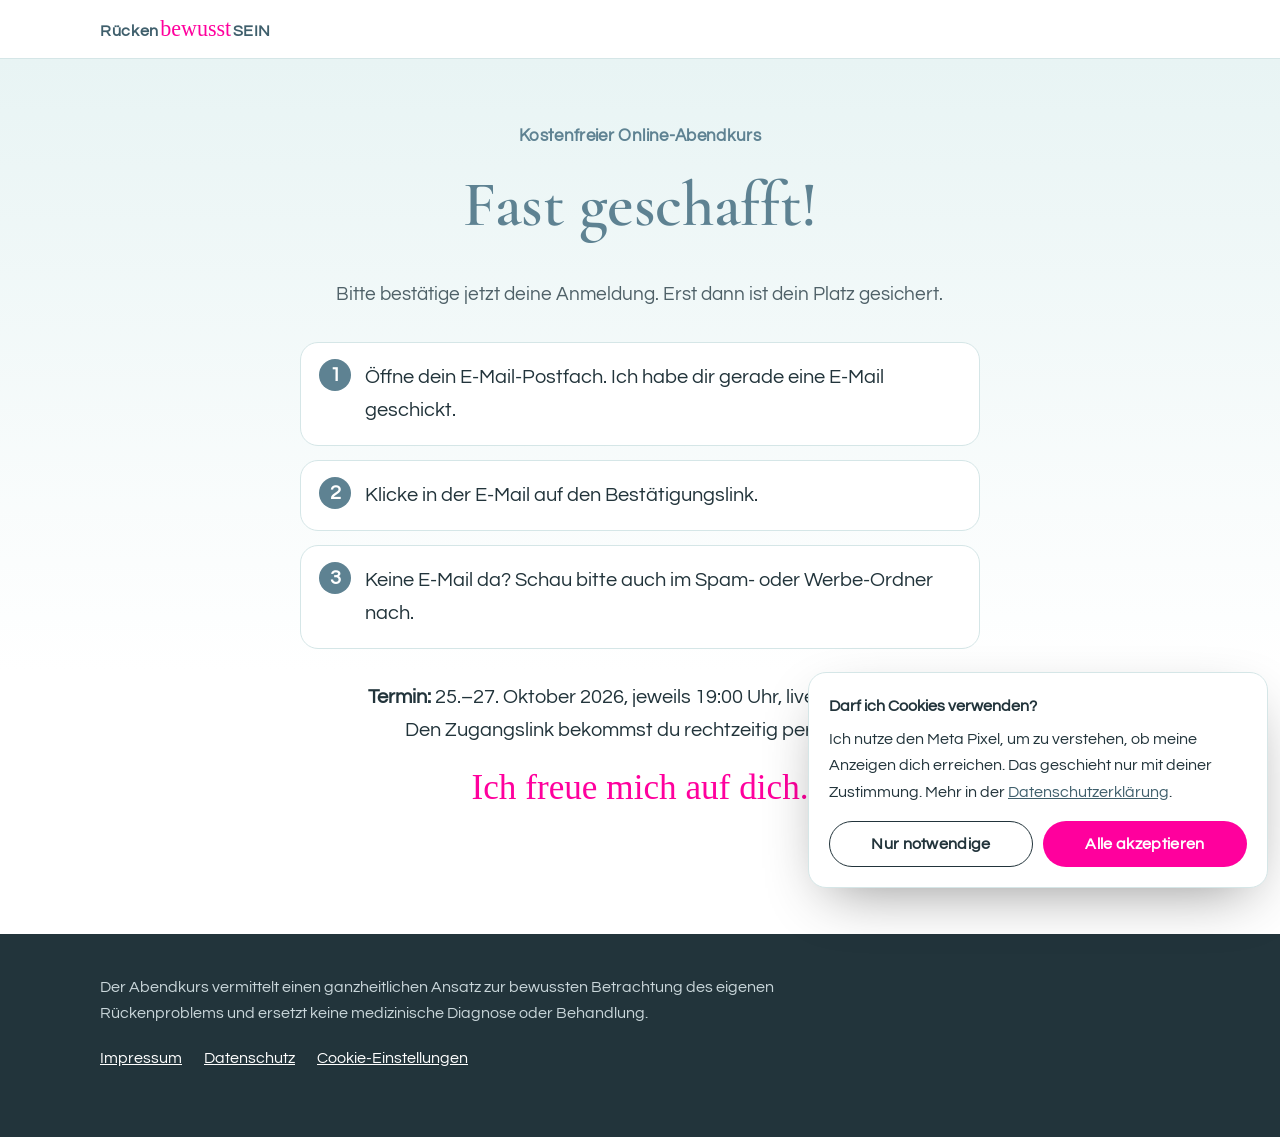
<file: danke-abendkurs/index.html>
<!doctype html>
<html lang="de">
<head>
  <meta charset="utf-8">
  <meta name="viewport" content="width=device-width, initial-scale=1">
  <title>Fast geschafft – bitte bestätige deine Anmeldung</title>
  <meta name="robots" content="noindex, nofollow">
  <meta name="theme-color" content="#5e8292">
  <meta name="color-scheme" content="light">
  <script>document.documentElement.className += " js";</script>
  <link rel="icon" href="/assets/img/favicon.svg" type="image/svg+xml">
  <link rel="preconnect" href="https://fonts.googleapis.com">
  <link rel="preconnect" href="https://fonts.gstatic.com" crossorigin>
  <link rel="stylesheet" href="https://fonts.googleapis.com/css2?family=Cormorant+Garamond:ital,wght@0,500;0,600;1,500&family=Great+Vibes&family=Questrial&display=swap">
  <link rel="stylesheet" href="/assets/styles.css">
</head>
<body>

<header class="topbar">
  <div class="wrap topbar__inner">
    <span class="brand">Rücken<span class="brand__accent">bewusst</span>SEIN</span>
  </div>
</header>

<main class="thanks">
  <div class="wrap narrow center">
    <p class="eyebrow">Kostenfreier Online-Abendkurs</p>
    <h1>Fast geschafft!</h1>
    <p class="lead" style="margin:0 auto">Bitte bestätige jetzt deine Anmeldung. Erst dann ist dein Platz gesichert.</p>

    <ol class="steps">
      <li>Öffne dein E-Mail-Postfach. Ich habe dir gerade eine E-Mail geschickt.</li>
      <li>Klicke in der E-Mail auf den Bestätigungslink.</li>
      <li>Keine E-Mail da? Schau bitte auch im Spam- oder Werbe-Ordner nach.</li>
    </ol>

    <p><strong>Termin:</strong> <span class="js-termin">25.–27. Oktober 2026, jeweils 19:00 Uhr</span>, live und online.<br>Den Zugangslink bekommst du rechtzeitig per E-Mail.</p>
    <p class="accent-script">Ich freue mich auf dich.</p>
  </div>
</main>

<footer class="footer">
  <div class="wrap">
    <p class="footer__disclaimer">Der Abendkurs vermittelt einen ganzheitlichen Ansatz zur bewussten Betrachtung des eigenen Rückenproblems und ersetzt keine medizinische Diagnose oder Behandlung.</p>
    <nav class="footer__links" aria-label="Rechtliches">
      <a href="https://mein.rueckenbewusst-sein.de/impressum">Impressum</a>
      <a href="https://mein.rueckenbewusst-sein.de/datenschutzerklaerung/">Datenschutz</a>
      <button type="button" class="linklike js-consent-open">Cookie-Einstellungen</button>
    </nav>
  </div>
</footer>

<div class="consent" id="consent" hidden role="dialog" aria-labelledby="consent-title" aria-modal="false">
  <p id="consent-title" class="consent__title">Darf ich Cookies verwenden?</p>
  <p>Ich nutze den Meta Pixel, um zu verstehen, ob meine Anzeigen dich erreichen. Das geschieht nur mit deiner Zustimmung. Mehr in der <a href="https://mein.rueckenbewusst-sein.de/datenschutzerklaerung/" target="_blank" rel="noopener">Datenschutzerklärung</a>.</p>
  <div class="consent__actions">
    <button type="button" class="btn btn--ghost js-consent-deny">Nur notwendige</button>
    <button type="button" class="btn btn--small js-consent-accept">Alle akzeptieren</button>
  </div>
</div>

<script src="/assets/tracking.js"></script>
<script>
  // Lead nur, wenn die Landingpage gerade eine erfolgreiche Anmeldung gemeldet hat.
  // Neu laden, Zurück-Taste oder direkter Aufruf zählen keinen weiteren Lead.
  window.AK && window.AK.trackLeadOnce();
</script>
</body>
</html>
</file>
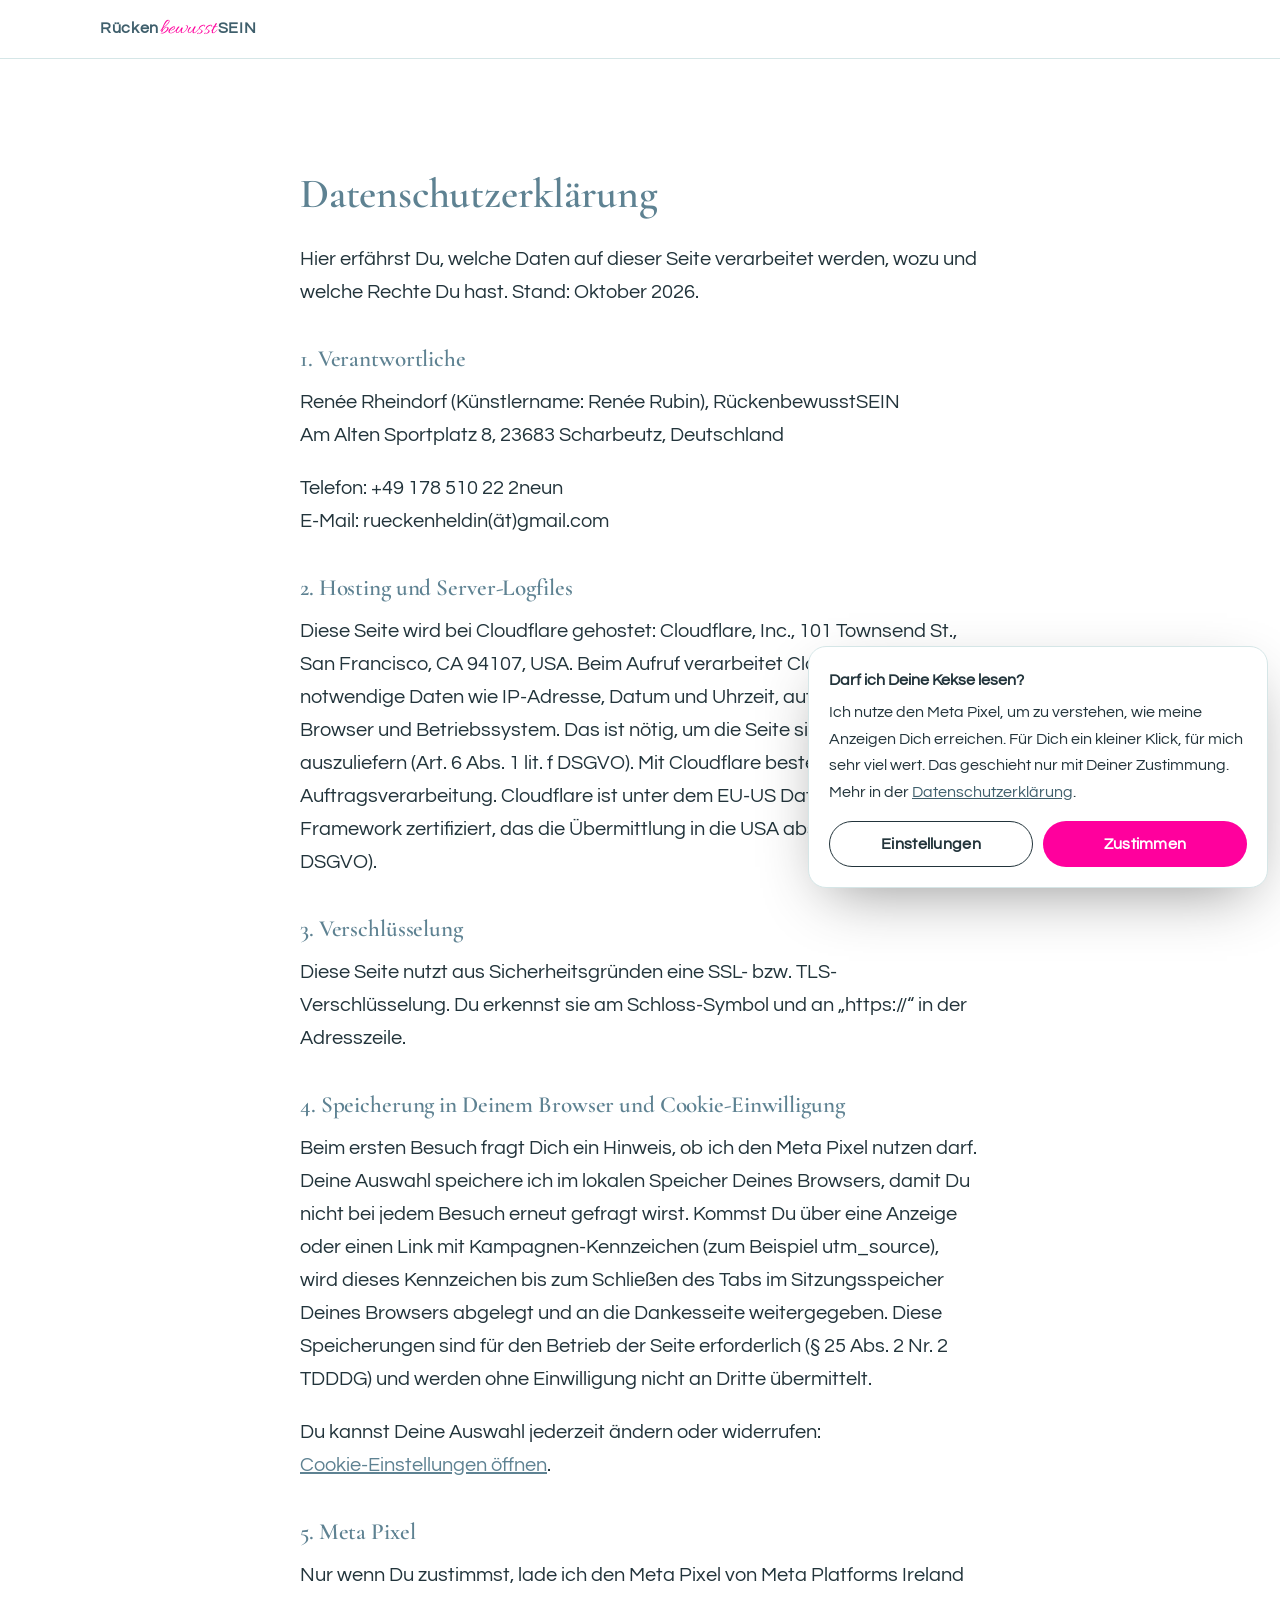
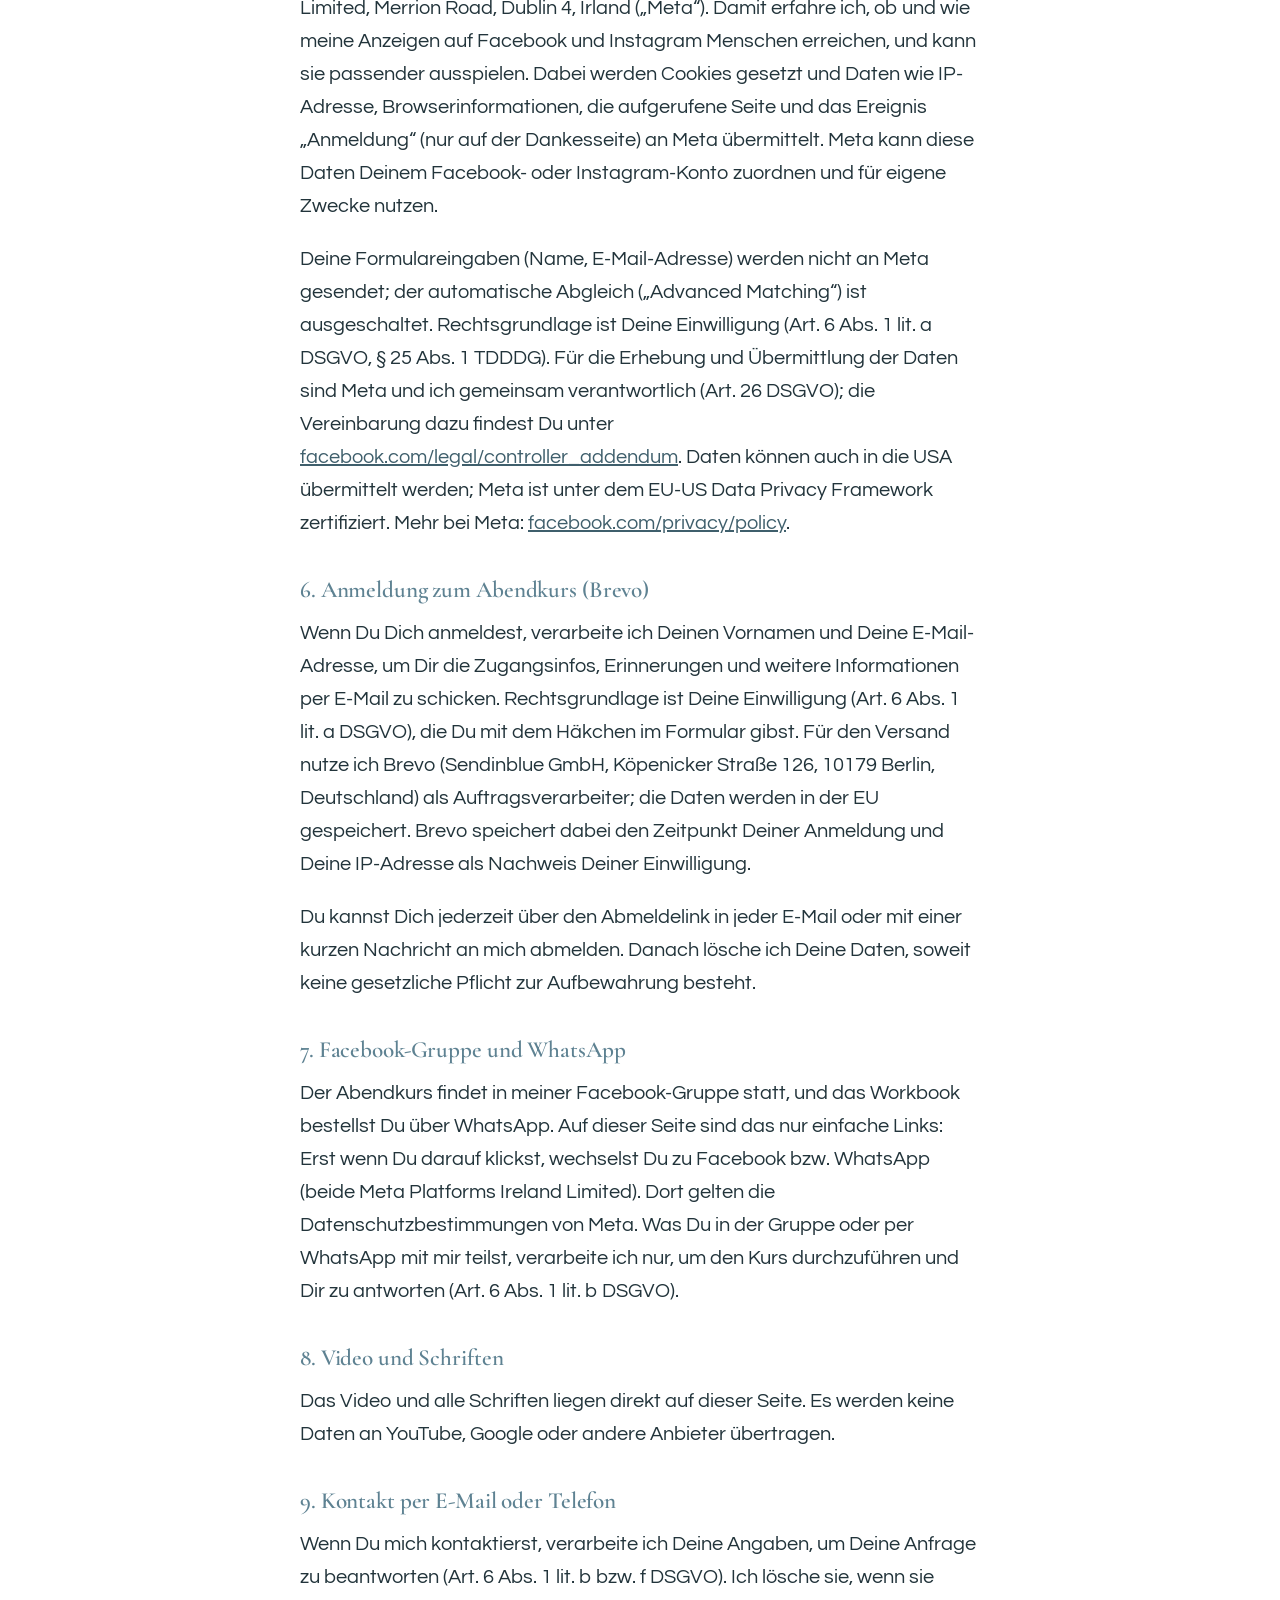
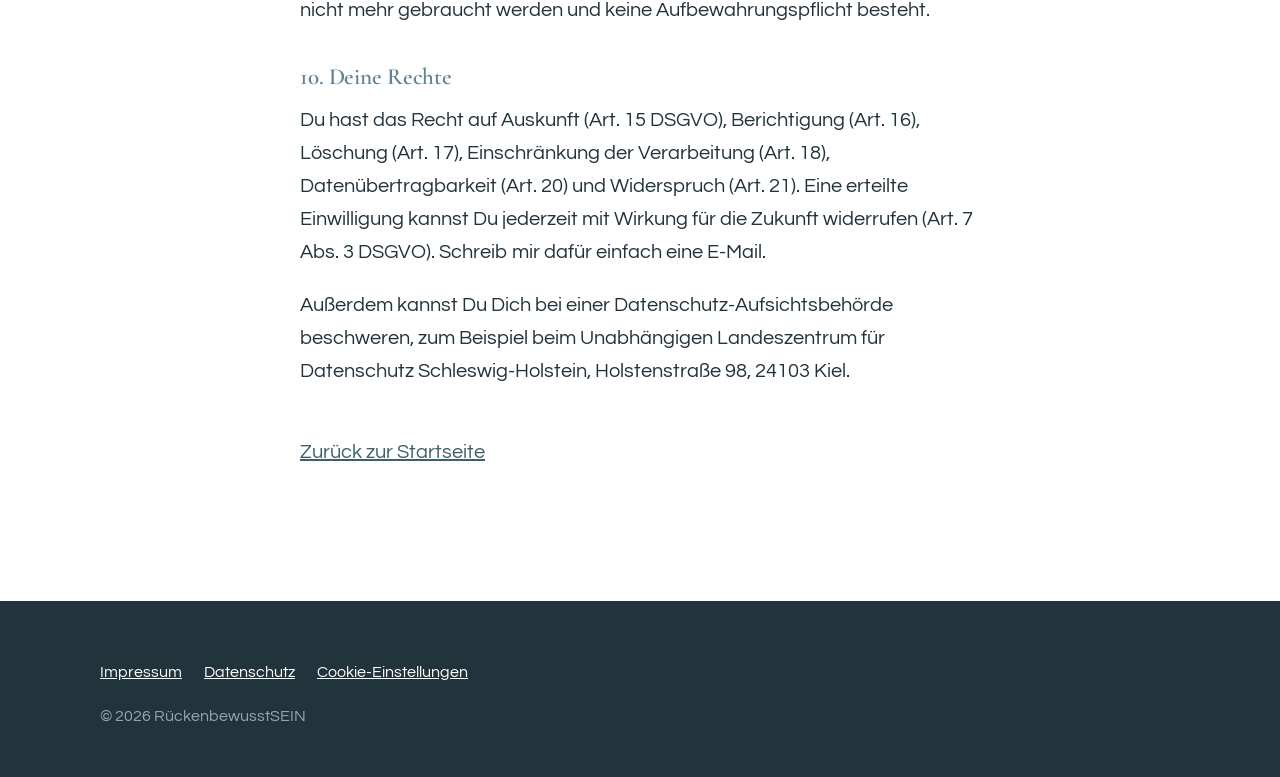
<file: datenschutz/index.html>
<!doctype html>
<html lang="de">
<head>
  <meta charset="utf-8">
  <meta name="viewport" content="width=device-width, initial-scale=1">
  <title>Datenschutz · Renée Rubin</title>
  <meta name="robots" content="noindex, follow">
  <meta name="theme-color" content="#5e8292">
  <meta name="color-scheme" content="light">
  <script>document.documentElement.className += " js";</script>
  <link rel="icon" href="/favicon.ico" sizes="any">
  <link rel="icon" href="/assets/img/favicon-48.png" type="image/png" sizes="48x48">
  <link rel="apple-touch-icon" href="/assets/img/apple-touch-icon.png">
  <link rel="stylesheet" href="/assets/fonts.css">
  <link rel="stylesheet" href="/assets/styles.css">
</head>
<body>

<header class="topbar">
  <div class="wrap topbar__inner">
    <a class="brand legal__home" href="/">Rücken<span class="brand__accent">bewusst</span>SEIN</a>
  </div>
</header>

<main class="section legal">
  <div class="wrap narrow">
    <h1>Datenschutzerklärung</h1>
    <p>Hier erfährst Du, welche Daten auf dieser Seite verarbeitet werden, wozu und welche Rechte Du hast. Stand: Oktober 2026.</p>

    <h2>1. Verantwortliche</h2>
    <p>Renée Rheindorf (Künstlername: Renée Rubin), RückenbewusstSEIN<br>
    Am Alten Sportplatz 8, 23683 Scharbeutz, Deutschland</p>
    <p>Telefon: +49 178 510 22 2neun<br>
    E-Mail: rueckenheldin(ät)gmail.com</p>

    <h2>2. Hosting und Server-Logfiles</h2>
    <p>Diese Seite wird bei Cloudflare gehostet: Cloudflare, Inc., 101 Townsend St., San Francisco, CA 94107, USA. Beim Aufruf verarbeitet Cloudflare technisch notwendige Daten wie IP-Adresse, Datum und Uhrzeit, aufgerufene Seite, Browser und Betriebssystem. Das ist nötig, um die Seite sicher und schnell auszuliefern (Art. 6 Abs. 1 lit. f DSGVO). Mit Cloudflare besteht ein Vertrag zur Auftragsverarbeitung. Cloudflare ist unter dem EU-US Data Privacy Framework zertifiziert, das die Übermittlung in die USA absichert (Art. 45 DSGVO).</p>

    <h2>3. Verschlüsselung</h2>
    <p>Diese Seite nutzt aus Sicherheitsgründen eine SSL- bzw. TLS-Verschlüsselung. Du erkennst sie am Schloss-Symbol und an „https://“ in der Adresszeile.</p>

    <h2>4. Speicherung in Deinem Browser und Cookie-Einwilligung</h2>
    <p>Beim ersten Besuch fragt Dich ein Hinweis, ob ich den Meta Pixel nutzen darf. Deine Auswahl speichere ich im lokalen Speicher Deines Browsers, damit Du nicht bei jedem Besuch erneut gefragt wirst. Kommst Du über eine Anzeige oder einen Link mit Kampagnen-Kennzeichen (zum Beispiel utm_source), wird dieses Kennzeichen bis zum Schließen des Tabs im Sitzungsspeicher Deines Browsers abgelegt und an die Dankesseite weitergegeben. Diese Speicherungen sind für den Betrieb der Seite erforderlich (§ 25 Abs. 2 Nr. 2 TDDDG) und werden ohne Einwilligung nicht an Dritte übermittelt.</p>
    <p>Du kannst Deine Auswahl jederzeit ändern oder widerrufen: <button type="button" class="linklike js-consent-open">Cookie-Einstellungen öffnen</button>.</p>

    <h2>5. Meta Pixel</h2>
    <p>Nur wenn Du zustimmst, lade ich den Meta Pixel von Meta Platforms Ireland Limited, Merrion Road, Dublin 4, Irland („Meta“). Damit erfahre ich, ob und wie meine Anzeigen auf Facebook und Instagram Menschen erreichen, und kann sie passender ausspielen. Dabei werden Cookies gesetzt und Daten wie IP-Adresse, Browserinformationen, die aufgerufene Seite und das Ereignis „Anmeldung“ (nur auf der Dankesseite) an Meta übermittelt. Meta kann diese Daten Deinem Facebook- oder Instagram-Konto zuordnen und für eigene Zwecke nutzen.</p>
    <p>Deine Formulareingaben (Name, E-Mail-Adresse) werden nicht an Meta gesendet; der automatische Abgleich („Advanced Matching“) ist ausgeschaltet. Rechtsgrundlage ist Deine Einwilligung (Art. 6 Abs. 1 lit. a DSGVO, § 25 Abs. 1 TDDDG). Für die Erhebung und Übermittlung der Daten sind Meta und ich gemeinsam verantwortlich (Art. 26 DSGVO); die Vereinbarung dazu findest Du unter <a href="https://www.facebook.com/legal/controller_addendum" target="_blank" rel="noopener">facebook.com/legal/controller_addendum</a>. Daten können auch in die USA übermittelt werden; Meta ist unter dem EU-US Data Privacy Framework zertifiziert. Mehr bei Meta: <a href="https://www.facebook.com/privacy/policy/" target="_blank" rel="noopener">facebook.com/privacy/policy</a>.</p>

    <h2>6. Anmeldung zum Abendkurs (Brevo)</h2>
    <p>Wenn Du Dich anmeldest, verarbeite ich Deinen Vornamen und Deine E-Mail-Adresse, um Dir die Zugangsinfos, Erinnerungen und weitere Informationen per E-Mail zu schicken. Rechtsgrundlage ist Deine Einwilligung (Art. 6 Abs. 1 lit. a DSGVO), die Du mit dem Häkchen im Formular gibst. Für den Versand nutze ich Brevo (Sendinblue GmbH, Köpenicker Straße 126, 10179 Berlin, Deutschland) als Auftragsverarbeiter; die Daten werden in der EU gespeichert. Brevo speichert dabei den Zeitpunkt Deiner Anmeldung und Deine IP-Adresse als Nachweis Deiner Einwilligung.</p>
    <p>Du kannst Dich jederzeit über den Abmeldelink in jeder E-Mail oder mit einer kurzen Nachricht an mich abmelden. Danach lösche ich Deine Daten, soweit keine gesetzliche Pflicht zur Aufbewahrung besteht.</p>

    <h2>7. Facebook-Gruppe und WhatsApp</h2>
    <p>Der Abendkurs findet in meiner Facebook-Gruppe statt, und das Workbook bestellst Du über WhatsApp. Auf dieser Seite sind das nur einfache Links: Erst wenn Du darauf klickst, wechselst Du zu Facebook bzw. WhatsApp (beide Meta Platforms Ireland Limited). Dort gelten die Datenschutzbestimmungen von Meta. Was Du in der Gruppe oder per WhatsApp mit mir teilst, verarbeite ich nur, um den Kurs durchzuführen und Dir zu antworten (Art. 6 Abs. 1 lit. b DSGVO).</p>

    <h2>8. Video und Schriften</h2>
    <p>Das Video und alle Schriften liegen direkt auf dieser Seite. Es werden keine Daten an YouTube, Google oder andere Anbieter übertragen.</p>

    <h2>9. Kontakt per E-Mail oder Telefon</h2>
    <p>Wenn Du mich kontaktierst, verarbeite ich Deine Angaben, um Deine Anfrage zu beantworten (Art. 6 Abs. 1 lit. b bzw. f DSGVO). Ich lösche sie, wenn sie nicht mehr gebraucht werden und keine Aufbewahrungspflicht besteht.</p>

    <h2>10. Deine Rechte</h2>
    <p>Du hast das Recht auf Auskunft (Art. 15 DSGVO), Berichtigung (Art. 16), Löschung (Art. 17), Einschränkung der Verarbeitung (Art. 18), Datenübertragbarkeit (Art. 20) und Widerspruch (Art. 21). Eine erteilte Einwilligung kannst Du jederzeit mit Wirkung für die Zukunft widerrufen (Art. 7 Abs. 3 DSGVO). Schreib mir dafür einfach eine E-Mail.</p>
    <p>Außerdem kannst Du Dich bei einer Datenschutz-Aufsichtsbehörde beschweren, zum Beispiel beim Unabhängigen Landeszentrum für Datenschutz Schleswig-Holstein, Holstenstraße 98, 24103 Kiel.</p>
    <p class="legal__back"><a href="/">Zurück zur Startseite</a></p>
  </div>
</main>

<footer class="footer">
  <div class="wrap">
    <nav class="footer__links" aria-label="Rechtliches">
      <a href="/impressum/">Impressum</a>
      <a href="/datenschutz/">Datenschutz</a>
      <button type="button" class="linklike js-consent-open">Cookie-Einstellungen</button>
    </nav>
    <p class="footer__copy">© <span class="js-year">2026</span> RückenbewusstSEIN</p>
  </div>
</footer>

<div class="consent" id="consent" hidden role="dialog" aria-labelledby="consent-title" aria-modal="false">
  <p id="consent-title" class="consent__title">Darf ich Deine Kekse lesen?</p>
  <p>Ich nutze den Meta Pixel, um zu verstehen, wie meine Anzeigen Dich erreichen. Für Dich ein kleiner Klick, für mich sehr viel wert. Das geschieht nur mit Deiner Zustimmung. Mehr in der <a href="/datenschutz/" target="_blank" rel="noopener">Datenschutzerklärung</a>.</p>
  <div class="consent__settings" id="consent-settings" hidden>
    <label class="consent__opt"><input type="checkbox" checked disabled><span><strong>Notwendig</strong>Speichert Deine Cookie-Auswahl. Immer aktiv.</span></label>
    <label class="consent__opt" for="consent-marketing"><input type="checkbox" id="consent-marketing"><span><strong>Marketing (Meta Pixel)</strong>Zeigt mir, ob meine Anzeigen Dich erreichen.</span></label>
  </div>
  <div class="consent__actions">
    <button type="button" class="btn btn--ghost js-consent-settings">Einstellungen</button>
    <button type="button" class="btn btn--small js-consent-accept">Zustimmen</button>
  </div>
</div>

<script src="/assets/tracking.js"></script>
</body>
</html>
</file>
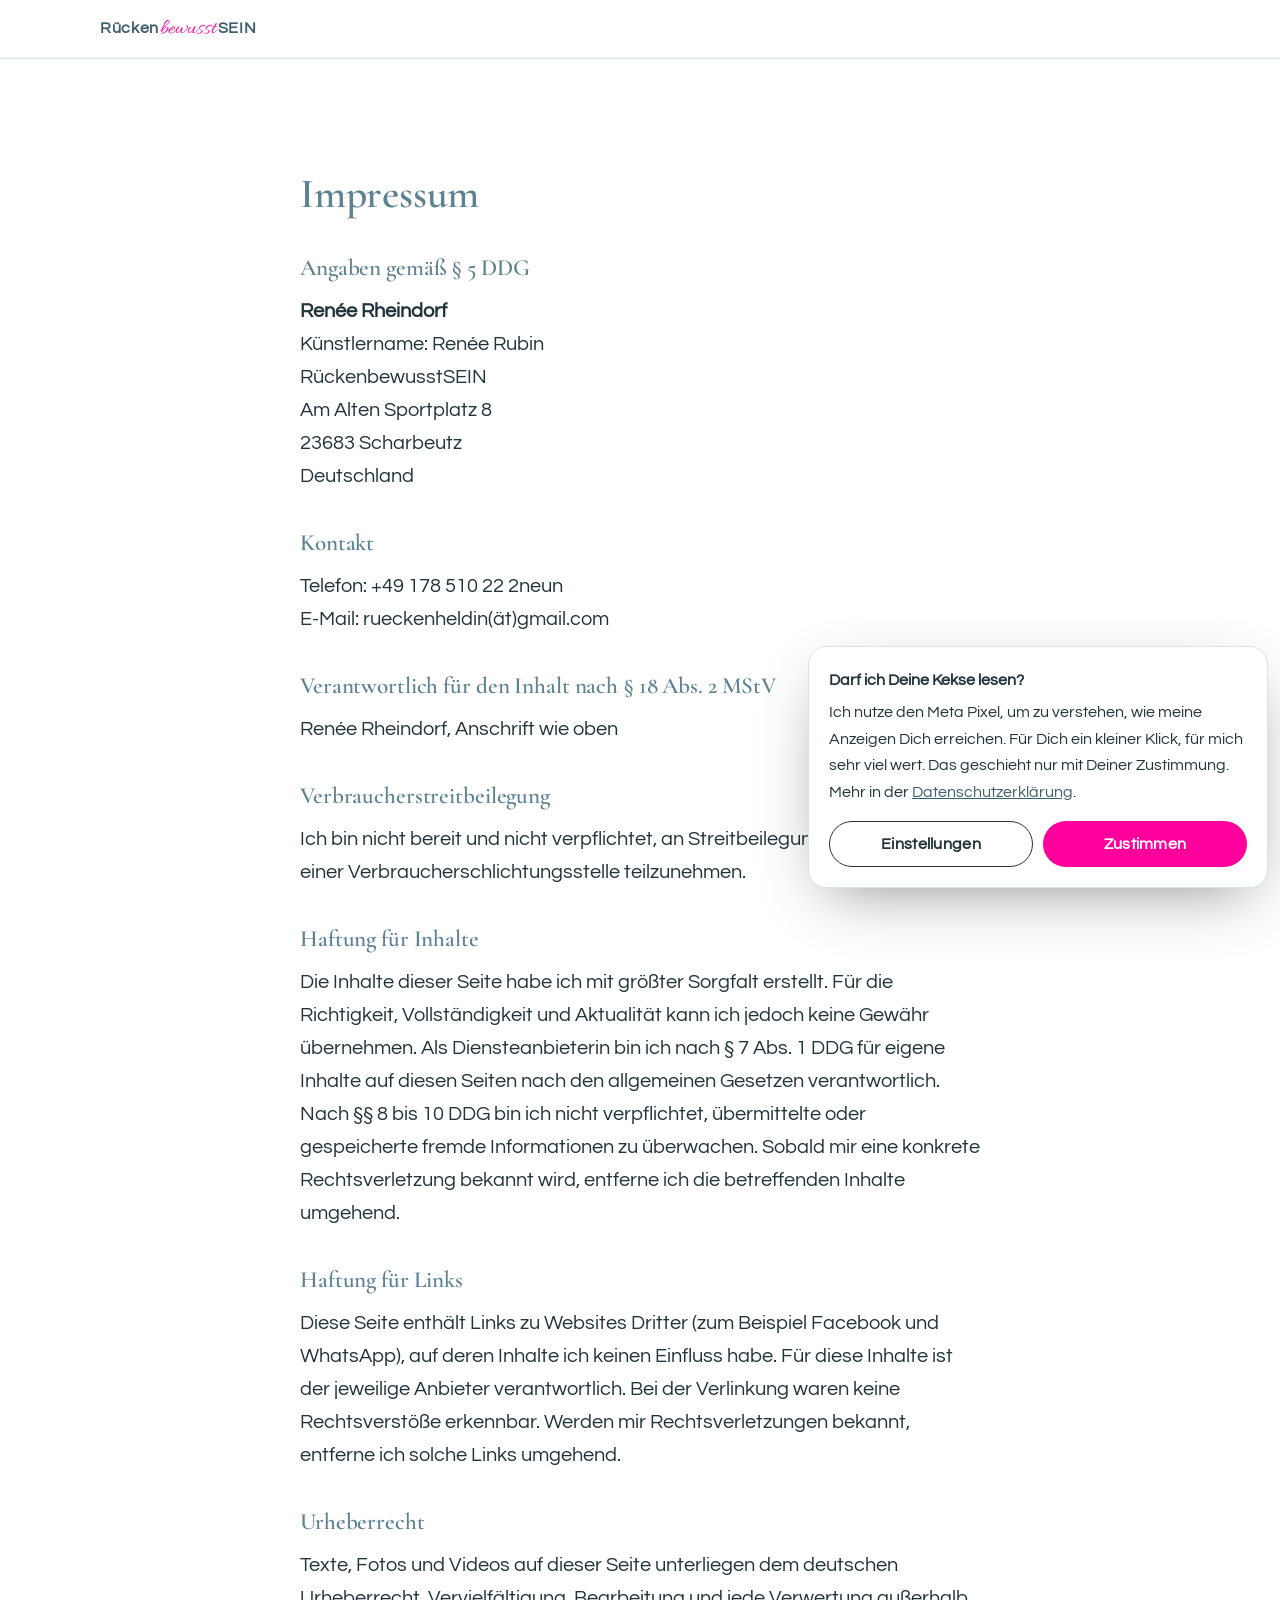
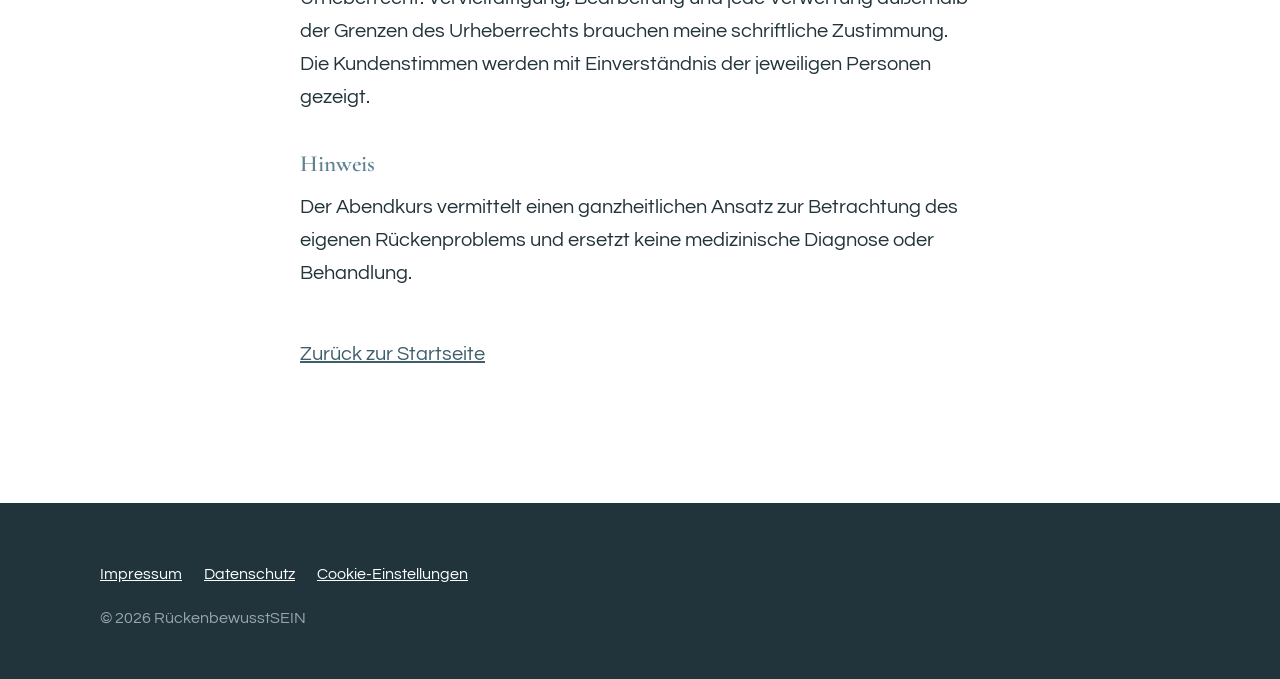
<file: impressum/index.html>
<!doctype html>
<html lang="de">
<head>
  <meta charset="utf-8">
  <meta name="viewport" content="width=device-width, initial-scale=1">
  <title>Impressum · Renée Rubin</title>
  <meta name="robots" content="noindex, follow">
  <meta name="theme-color" content="#5e8292">
  <meta name="color-scheme" content="light">
  <script>document.documentElement.className += " js";</script>
  <link rel="icon" href="/favicon.ico" sizes="any">
  <link rel="icon" href="/assets/img/favicon-48.png" type="image/png" sizes="48x48">
  <link rel="apple-touch-icon" href="/assets/img/apple-touch-icon.png">
  <link rel="stylesheet" href="/assets/fonts.css">
  <link rel="stylesheet" href="/assets/styles.css">
</head>
<body>

<header class="topbar">
  <div class="wrap topbar__inner">
    <a class="brand legal__home" href="/">Rücken<span class="brand__accent">bewusst</span>SEIN</a>
  </div>
</header>

<main class="section legal">
  <div class="wrap narrow">
    <h1>Impressum</h1>

    <h2>Angaben gemäß § 5 DDG</h2>
    <p><strong>Renée Rheindorf</strong><br>
    Künstlername: Renée Rubin<br>
    RückenbewusstSEIN<br>
    Am Alten Sportplatz 8<br>
    23683 Scharbeutz<br>
    Deutschland</p>

    <h2>Kontakt</h2>
    <p>Telefon: +49 178 510 22 2neun<br>
    E-Mail: rueckenheldin(ät)gmail.com</p>

    <h2>Verantwortlich für den Inhalt nach § 18 Abs. 2 MStV</h2>
    <p>Renée Rheindorf, Anschrift wie oben</p>

    <h2>Verbraucherstreitbeilegung</h2>
    <p>Ich bin nicht bereit und nicht verpflichtet, an Streitbeilegungsverfahren vor einer Verbraucherschlichtungsstelle teilzunehmen.</p>

    <h2>Haftung für Inhalte</h2>
    <p>Die Inhalte dieser Seite habe ich mit größter Sorgfalt erstellt. Für die Richtigkeit, Vollständigkeit und Aktualität kann ich jedoch keine Gewähr übernehmen. Als Diensteanbieterin bin ich nach § 7 Abs. 1 DDG für eigene Inhalte auf diesen Seiten nach den allgemeinen Gesetzen verantwortlich. Nach §§ 8 bis 10 DDG bin ich nicht verpflichtet, übermittelte oder gespeicherte fremde Informationen zu überwachen. Sobald mir eine konkrete Rechtsverletzung bekannt wird, entferne ich die betreffenden Inhalte umgehend.</p>

    <h2>Haftung für Links</h2>
    <p>Diese Seite enthält Links zu Websites Dritter (zum Beispiel Facebook und WhatsApp), auf deren Inhalte ich keinen Einfluss habe. Für diese Inhalte ist der jeweilige Anbieter verantwortlich. Bei der Verlinkung waren keine Rechtsverstöße erkennbar. Werden mir Rechtsverletzungen bekannt, entferne ich solche Links umgehend.</p>

    <h2>Urheberrecht</h2>
    <p>Texte, Fotos und Videos auf dieser Seite unterliegen dem deutschen Urheberrecht. Vervielfältigung, Bearbeitung und jede Verwertung außerhalb der Grenzen des Urheberrechts brauchen meine schriftliche Zustimmung. Die Kundenstimmen werden mit Einverständnis der jeweiligen Personen gezeigt.</p>

    <h2>Hinweis</h2>
    <p>Der Abendkurs vermittelt einen ganzheitlichen Ansatz zur Betrachtung des eigenen Rückenproblems und ersetzt keine medizinische Diagnose oder Behandlung.</p>
    <p class="legal__back"><a href="/">Zurück zur Startseite</a></p>
  </div>
</main>

<footer class="footer">
  <div class="wrap">
    <nav class="footer__links" aria-label="Rechtliches">
      <a href="/impressum/">Impressum</a>
      <a href="/datenschutz/">Datenschutz</a>
      <button type="button" class="linklike js-consent-open">Cookie-Einstellungen</button>
    </nav>
    <p class="footer__copy">© <span class="js-year">2026</span> RückenbewusstSEIN</p>
  </div>
</footer>

<div class="consent" id="consent" hidden role="dialog" aria-labelledby="consent-title" aria-modal="false">
  <p id="consent-title" class="consent__title">Darf ich Deine Kekse lesen?</p>
  <p>Ich nutze den Meta Pixel, um zu verstehen, wie meine Anzeigen Dich erreichen. Für Dich ein kleiner Klick, für mich sehr viel wert. Das geschieht nur mit Deiner Zustimmung. Mehr in der <a href="/datenschutz/" target="_blank" rel="noopener">Datenschutzerklärung</a>.</p>
  <div class="consent__settings" id="consent-settings" hidden>
    <label class="consent__opt"><input type="checkbox" checked disabled><span><strong>Notwendig</strong>Speichert Deine Cookie-Auswahl. Immer aktiv.</span></label>
    <label class="consent__opt" for="consent-marketing"><input type="checkbox" id="consent-marketing"><span><strong>Marketing (Meta Pixel)</strong>Zeigt mir, ob meine Anzeigen Dich erreichen.</span></label>
  </div>
  <div class="consent__actions">
    <button type="button" class="btn btn--ghost js-consent-settings">Einstellungen</button>
    <button type="button" class="btn btn--small js-consent-accept">Zustimmen</button>
  </div>
</div>

<script src="/assets/tracking.js"></script>
</body>
</html>
</file>
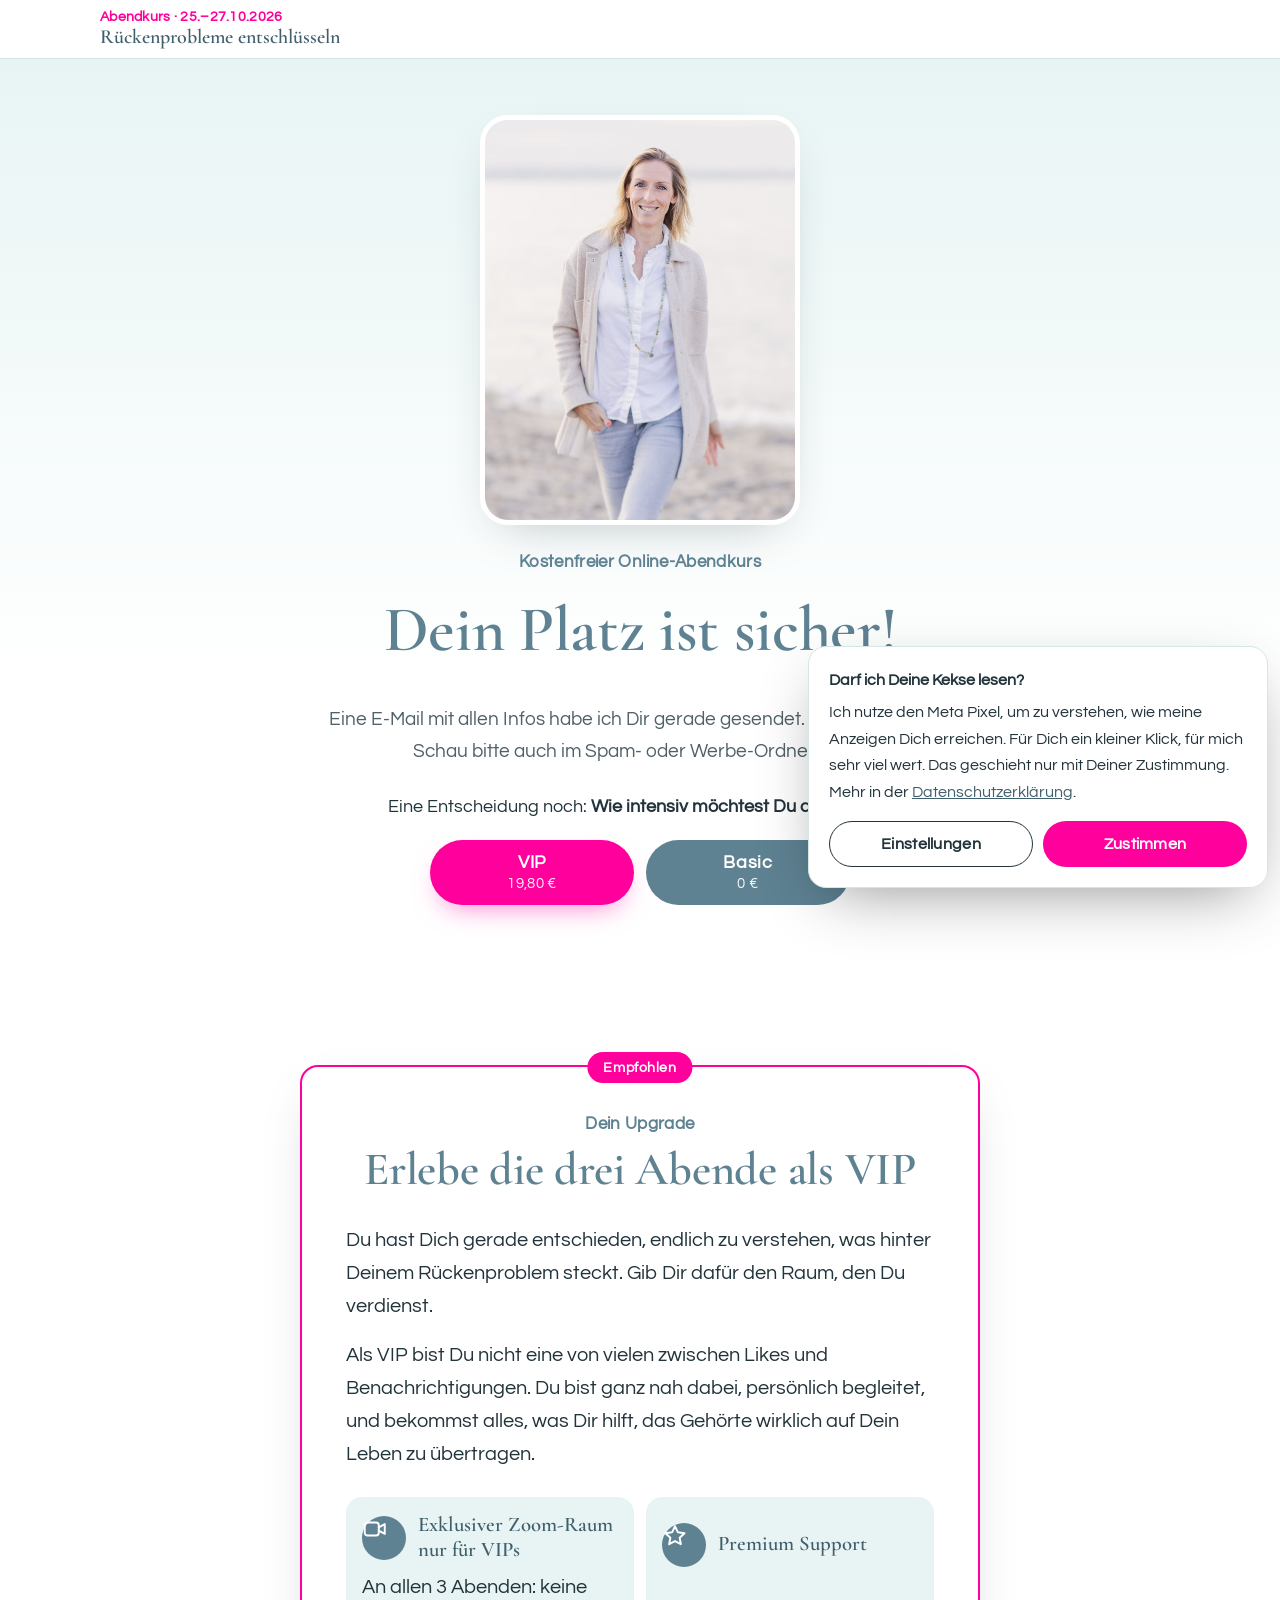
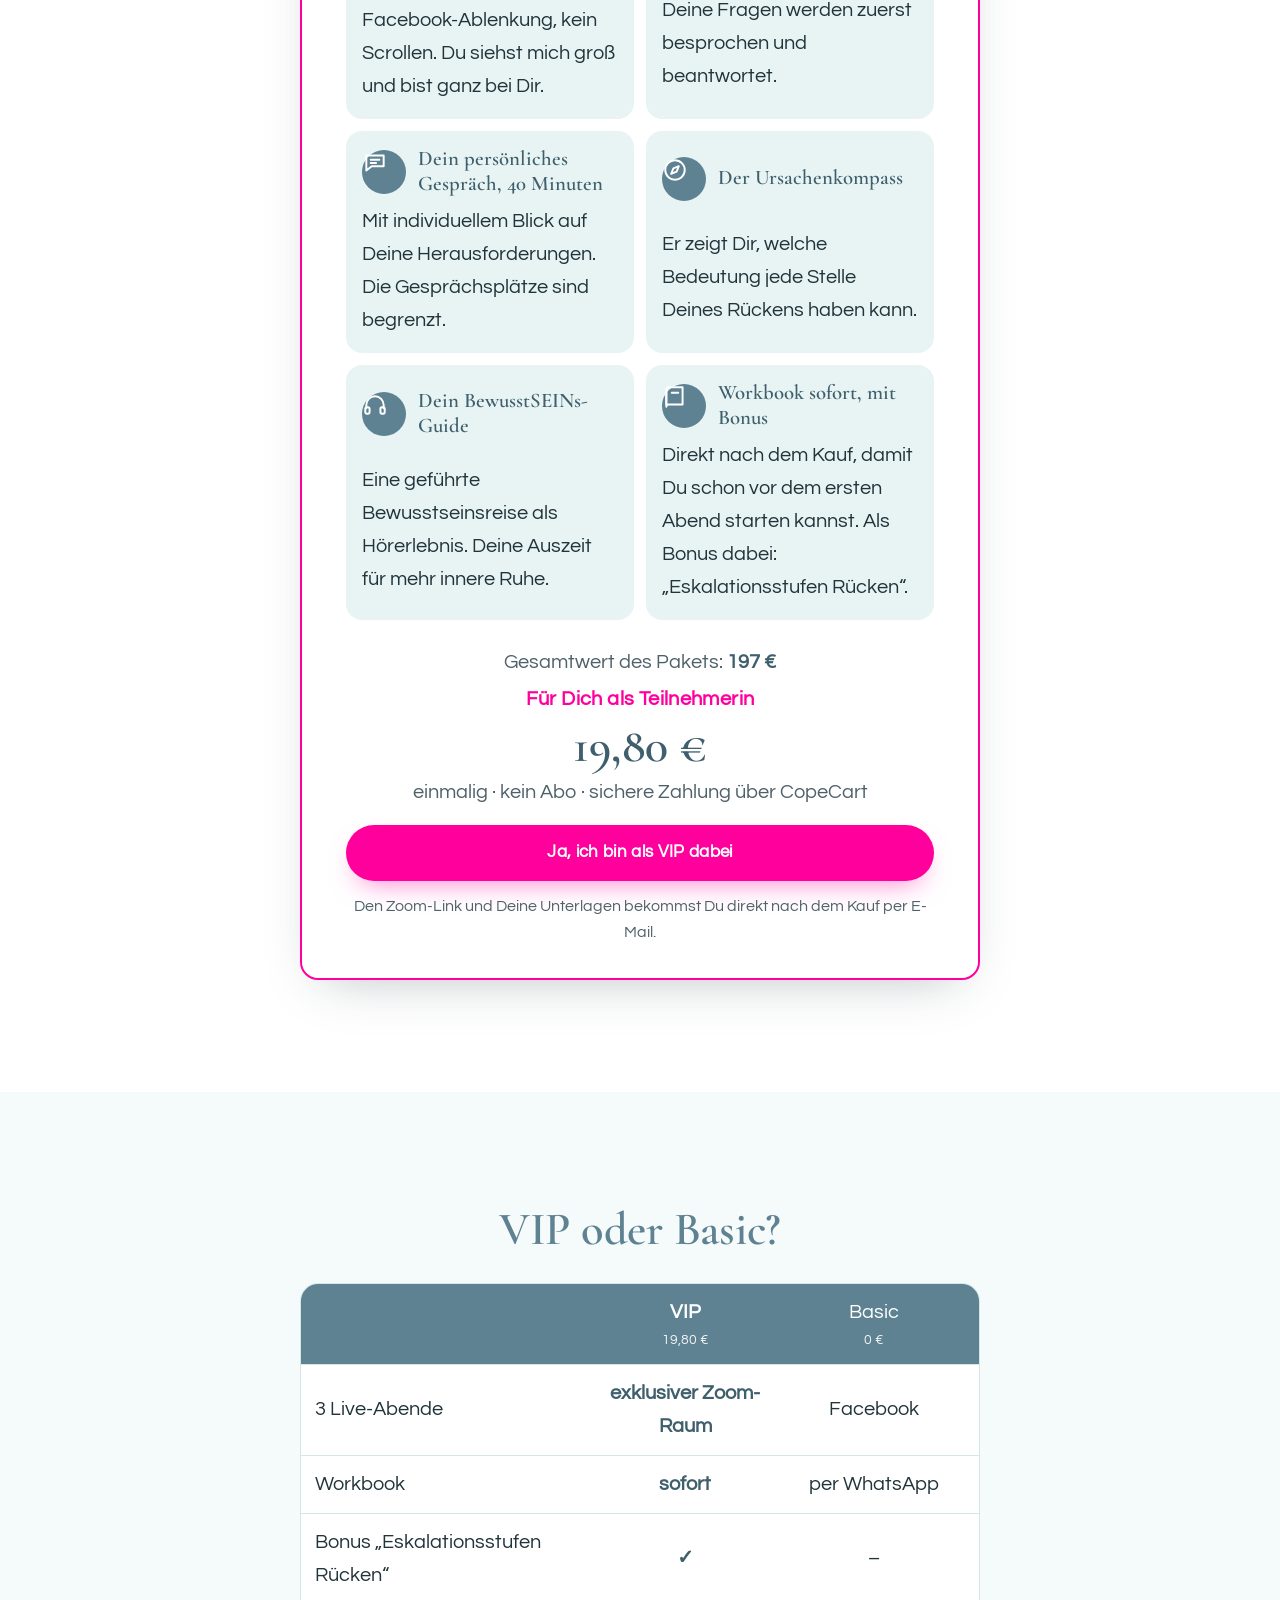
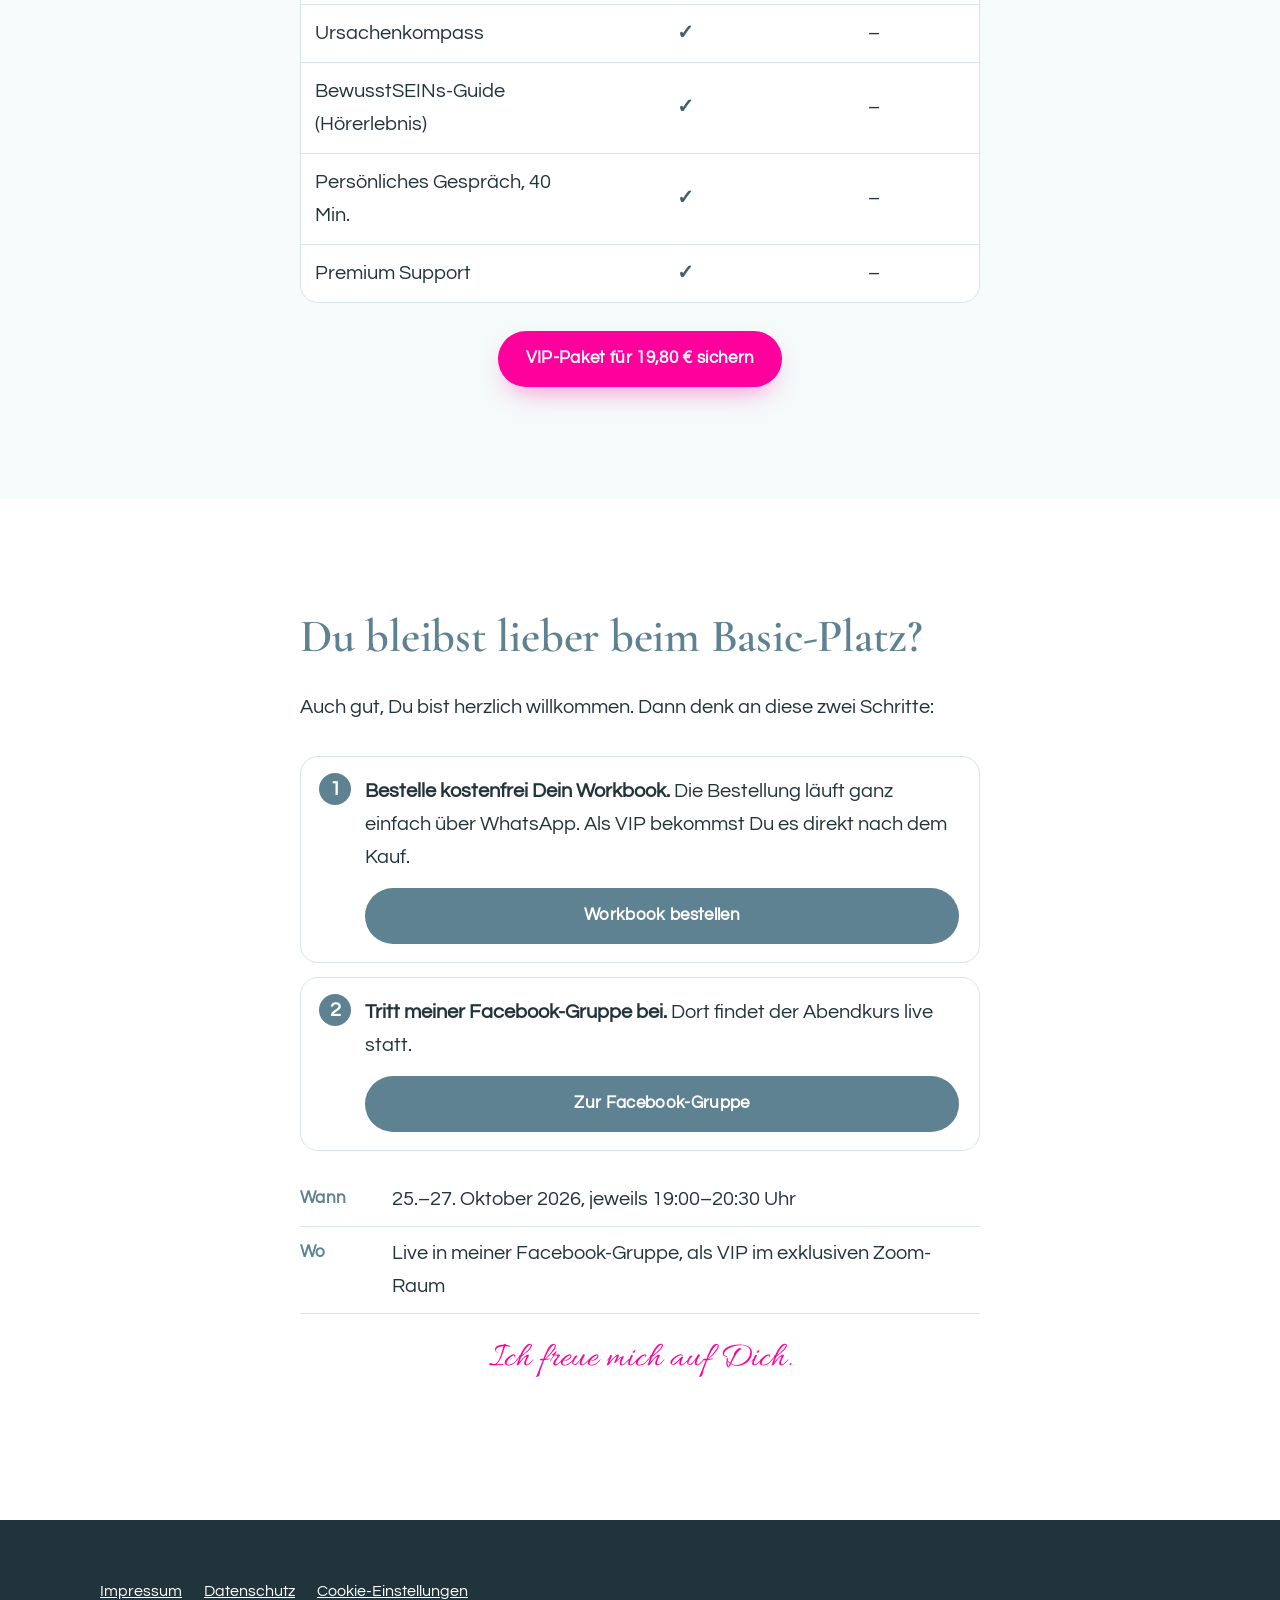
<file: ty1/index.html>
<!doctype html>
<html lang="de">
<head>
  <meta charset="utf-8">
  <meta name="viewport" content="width=device-width, initial-scale=1">
  <title>Dein Platz ist sicher</title>
  <meta name="robots" content="noindex, nofollow">
  <meta name="theme-color" content="#5e8292">
  <meta name="color-scheme" content="light">
  <script>document.documentElement.className += " js";</script>
  <link rel="icon" href="/favicon.ico" sizes="any">
  <link rel="icon" href="/assets/img/favicon-48.png" type="image/png" sizes="48x48">
  <link rel="apple-touch-icon" href="/assets/img/apple-touch-icon.png">
  <link rel="stylesheet" href="/assets/fonts.css">
  <link rel="stylesheet" href="/assets/styles.css">
</head>
<body>

<header class="topbar">
  <div class="wrap topbar__inner">
    <a class="brand brand--course" href="/" aria-label="Zur Startseite"><span class="brand__small">Abendkurs · 25.–27.10.2026</span><span class="brand__name">Rückenprobleme entschlüsseln</span></a>
  </div>
</header>

<main>
  <section class="thanks vip-hero">
    <div class="wrap narrow center">
      <img class="thanks__photo thanks__photo--tall" src="/assets/img/renee-strand.jpg" alt="Renée Rubin lächelnd am Strand" width="600" height="768">
      <p class="eyebrow center">Kostenfreier Online-Abendkurs</p>
      <h1>Dein Platz ist sicher!</h1>
      <p class="lead" style="margin:0 auto">Eine E-Mail mit allen Infos habe ich Dir gerade gesendet. Keine E-Mail da? Schau bitte auch im Spam- oder Werbe-Ordner nach.</p>
      <p class="vip-hero__ask">Eine Entscheidung noch: <strong>Wie intensiv möchtest Du dabei sein?</strong></p>
      <div class="choice">
        <a class="btn choice__btn" href="#vip"><span class="choice__label">VIP</span><span class="choice__price">19,80&nbsp;€</span></a>
        <a class="btn btn--petrol choice__btn" href="#basic"><span class="choice__label">Basic</span><span class="choice__price">0&nbsp;€</span></a>
      </div>
    </div>
  </section>

  <section class="section" id="vip">
    <div class="wrap narrow">
      <div class="vip-card">
        <p class="vip-card__badge">Empfohlen</p>
        <p class="eyebrow center">Dein Upgrade</p>
        <h2>Erlebe die drei Abende als VIP</h2>
        <p class="vip-card__intro">Du hast Dich gerade entschieden, endlich zu verstehen, was hinter Deinem Rückenproblem steckt. Gib Dir dafür den Raum, den Du verdienst.</p>
        <p class="vip-card__intro">Als VIP bist Du nicht eine von vielen zwischen Likes und Benachrichtigungen. Du bist ganz nah dabei, persönlich begleitet, und bekommst alles, was Dir hilft, das Gehörte wirklich auf Dein Leben zu übertragen.</p>

        <ul class="vip-feats">
          <li class="vip-feat"><span class="vip-feat__icon" aria-hidden="true"><svg viewBox="0 0 24 24" width="26" height="26" fill="none" stroke="currentColor" stroke-width="1.8" stroke-linecap="round" stroke-linejoin="round"><rect x="2.5" y="6" width="13" height="12" rx="2.5"/><path d="M15.5 10.5 21 7.5v9l-5.5-3"/></svg></span><div><strong>Exklusiver Zoom-Raum nur für VIPs</strong><span>An allen 3 Abenden: keine Facebook-Ablenkung, kein Scrollen. Du siehst mich groß und bist ganz bei Dir.</span></div></li>
          <li class="vip-feat"><span class="vip-feat__icon" aria-hidden="true"><svg viewBox="0 0 24 24" width="26" height="26" fill="none" stroke="currentColor" stroke-width="1.8" stroke-linecap="round" stroke-linejoin="round"><path d="m12 3 2.7 5.6 6.1.8-4.5 4.2 1.1 6-5.4-2.9-5.4 2.9 1.1-6L3.2 9.4l6.1-.8z"/></svg></span><div><strong>Premium Support</strong><span>Deine Fragen werden zuerst besprochen und beantwortet.</span></div></li>
          <li class="vip-feat"><span class="vip-feat__icon" aria-hidden="true"><svg viewBox="0 0 24 24" width="26" height="26" fill="none" stroke="currentColor" stroke-width="1.8" stroke-linecap="round" stroke-linejoin="round"><path d="M4 5h16v10H9l-5 4z"/><path d="M8 9h8M8 12h5"/></svg></span><div><strong>Dein persönliches Gespräch, 40 Minuten</strong><span>Mit individuellem Blick auf Deine Herausforderungen. Die Gesprächsplätze sind begrenzt.</span></div></li>
          <li class="vip-feat"><span class="vip-feat__icon" aria-hidden="true"><svg viewBox="0 0 24 24" width="26" height="26" fill="none" stroke="currentColor" stroke-width="1.8" stroke-linecap="round" stroke-linejoin="round"><circle cx="12" cy="12" r="9"/><path d="m15.5 8.5-2 5-5 2 2-5z"/></svg></span><div><strong>Der Ursachenkompass</strong><span>Er zeigt Dir, welche Bedeutung jede Stelle Deines Rückens haben kann.</span></div></li>
          <li class="vip-feat"><span class="vip-feat__icon" aria-hidden="true"><svg viewBox="0 0 24 24" width="26" height="26" fill="none" stroke="currentColor" stroke-width="1.8" stroke-linecap="round" stroke-linejoin="round"><path d="M4 15v-3a8 8 0 0 1 16 0v3"/><rect x="3" y="14" width="4" height="6" rx="1.5"/><rect x="17" y="14" width="4" height="6" rx="1.5"/></svg></span><div><strong>Dein BewusstSEINs-Guide</strong><span>Eine geführte Bewusstseinsreise als Hörerlebnis. Deine Auszeit für mehr innere Ruhe.</span></div></li>
          <li class="vip-feat"><span class="vip-feat__icon" aria-hidden="true"><svg viewBox="0 0 24 24" width="26" height="26" fill="none" stroke="currentColor" stroke-width="1.8" stroke-linecap="round" stroke-linejoin="round"><path d="M4 5a2 2 0 0 1 2-2h13v16H6a2 2 0 0 0-2 2z"/><path d="M4 19V5M9 8h6"/></svg></span><div><strong>Workbook sofort, mit Bonus</strong><span>Direkt nach dem Kauf, damit Du schon vor dem ersten Abend starten kannst. Als Bonus dabei: „Eskalationsstufen Rücken“.</span></div></li>
        </ul>

        <div class="vip-price">
          <p class="vip-price__value">Gesamtwert des Pakets: <span>197&nbsp;€</span></p>
          <p class="vip-price__for">Für Dich als Teilnehmerin</p>
          <p class="vip-price__amount">19,80&nbsp;€</p>
          <p class="vip-price__note">einmalig · kein Abo · sichere Zahlung über CopeCart</p>
        </div>
        <a class="btn btn--block" href="https://copecart.com/products/64e869f1/checkout" target="_blank" rel="noopener">Ja, ich bin als VIP dabei</a>
        <p class="vip-card__fine">Den Zoom-Link und Deine Unterlagen bekommst Du direkt nach dem Kauf per E-Mail.</p>
      </div>
    </div>
  </section>

  <section class="section section--soft">
    <div class="wrap narrow">
      <h2 class="center">VIP oder Basic?</h2>
      <div class="vip-compare" role="table" aria-label="Vergleich VIP-Paket und Basic-Platz">
        <div class="vip-compare__row vip-compare__head" role="row"><span role="columnheader"></span><span role="columnheader">VIP<small>19,80&nbsp;€</small></span><span role="columnheader">Basic<small>0&nbsp;€</small></span></div>
        <div class="vip-compare__row" role="row"><span role="cell">3 Live-Abende</span><span role="cell">exklusiver Zoom-Raum</span><span role="cell">Facebook</span></div>
        <div class="vip-compare__row" role="row"><span role="cell">Workbook</span><span role="cell">sofort</span><span role="cell">per WhatsApp</span></div>
        <div class="vip-compare__row" role="row"><span role="cell">Bonus „Eskalationsstufen Rücken“</span><span role="cell">✓</span><span role="cell" aria-label="nein">–</span></div>
        <div class="vip-compare__row" role="row"><span role="cell">Ursachenkompass</span><span role="cell">✓</span><span role="cell" aria-label="nein">–</span></div>
        <div class="vip-compare__row" role="row"><span role="cell">BewusstSEINs-Guide (Hörerlebnis)</span><span role="cell">✓</span><span role="cell" aria-label="nein">–</span></div>
        <div class="vip-compare__row" role="row"><span role="cell">Persönliches Gespräch, 40 Min.</span><span role="cell">✓</span><span role="cell" aria-label="nein">–</span></div>
        <div class="vip-compare__row" role="row"><span role="cell">Premium Support</span><span role="cell">✓</span><span role="cell" aria-label="nein">–</span></div>
      </div>
      <div class="cta center">
        <a class="btn" href="https://copecart.com/products/64e869f1/checkout" target="_blank" rel="noopener">VIP-Paket für 19,80 € sichern</a>
      </div>
    </div>
  </section>

  <section class="section" id="basic">
    <div class="wrap narrow">
      <h2>Du bleibst lieber beim Basic-Platz?</h2>
      <p>Auch gut, Du bist herzlich willkommen. Dann denk an diese zwei Schritte:</p>
      <ol class="steps">
        <li><strong>Bestelle kostenfrei Dein Workbook.</strong> Die Bestellung läuft ganz einfach über WhatsApp. Als VIP bekommst Du es direkt nach dem Kauf.
          <a class="btn btn--petrol btn--block thanks__btn" href="https://wa.me/message/ICL3ABMQBLULJ1" target="_blank" rel="noopener">Workbook bestellen</a>
        </li>
        <li><strong>Tritt meiner Facebook-Gruppe bei.</strong> Dort findet der Abendkurs live statt.
          <a class="btn btn--petrol btn--block thanks__btn" href="https://www.facebook.com/groups/rueckenheldin/" target="_blank" rel="noopener">Zur Facebook-Gruppe</a>
        </li>
      </ol>
      <dl class="facts thanks__facts">
        <div><dt>Wann</dt><dd>25.–27. Oktober 2026, jeweils 19:00–20:30 Uhr</dd></div>
        <div><dt>Wo</dt><dd>Live in meiner Facebook-Gruppe, als VIP im exklusiven Zoom-Raum</dd></div>
      </dl>
      <p class="accent-script center">Ich freue mich auf Dich.</p>
    </div>
  </section>
</main>

<footer class="footer">
  <div class="wrap">
    <nav class="footer__links" aria-label="Rechtliches">
      <a href="/impressum/">Impressum</a>
      <a href="/datenschutz/">Datenschutz</a>
      <button type="button" class="linklike js-consent-open">Cookie-Einstellungen</button>
    </nav>
  </div>
</footer>

<div class="consent" id="consent" hidden role="dialog" aria-labelledby="consent-title" aria-modal="false">
  <p id="consent-title" class="consent__title">Darf ich Deine Kekse lesen?</p>
  <p>Ich nutze den Meta Pixel, um zu verstehen, wie meine Anzeigen Dich erreichen. Für Dich ein kleiner Klick, für mich sehr viel wert. Das geschieht nur mit Deiner Zustimmung. Mehr in der <a href="/datenschutz/" target="_blank" rel="noopener">Datenschutzerklärung</a>.</p>
  <div class="consent__settings" id="consent-settings" hidden>
    <label class="consent__opt"><input type="checkbox" checked disabled><span><strong>Notwendig</strong>Speichert Deine Cookie-Auswahl. Immer aktiv.</span></label>
    <label class="consent__opt" for="consent-marketing"><input type="checkbox" id="consent-marketing"><span><strong>Marketing (Meta Pixel)</strong>Zeigt mir, ob meine Anzeigen Dich erreichen.</span></label>
  </div>
  <div class="consent__actions">
    <button type="button" class="btn btn--ghost js-consent-settings">Einstellungen</button>
    <button type="button" class="btn btn--small js-consent-accept">Zustimmen</button>
  </div>
</div>

<script src="/assets/tracking.js"></script>
<script>
  // Lead nur, wenn die Landingpage gerade eine erfolgreiche Anmeldung gemeldet hat.
  // Neu laden, Zurück-Taste oder direkter Aufruf zählen keinen weiteren Lead.
  window.AK && window.AK.trackLeadOnce();
</script>
</body>
</html>
</file>
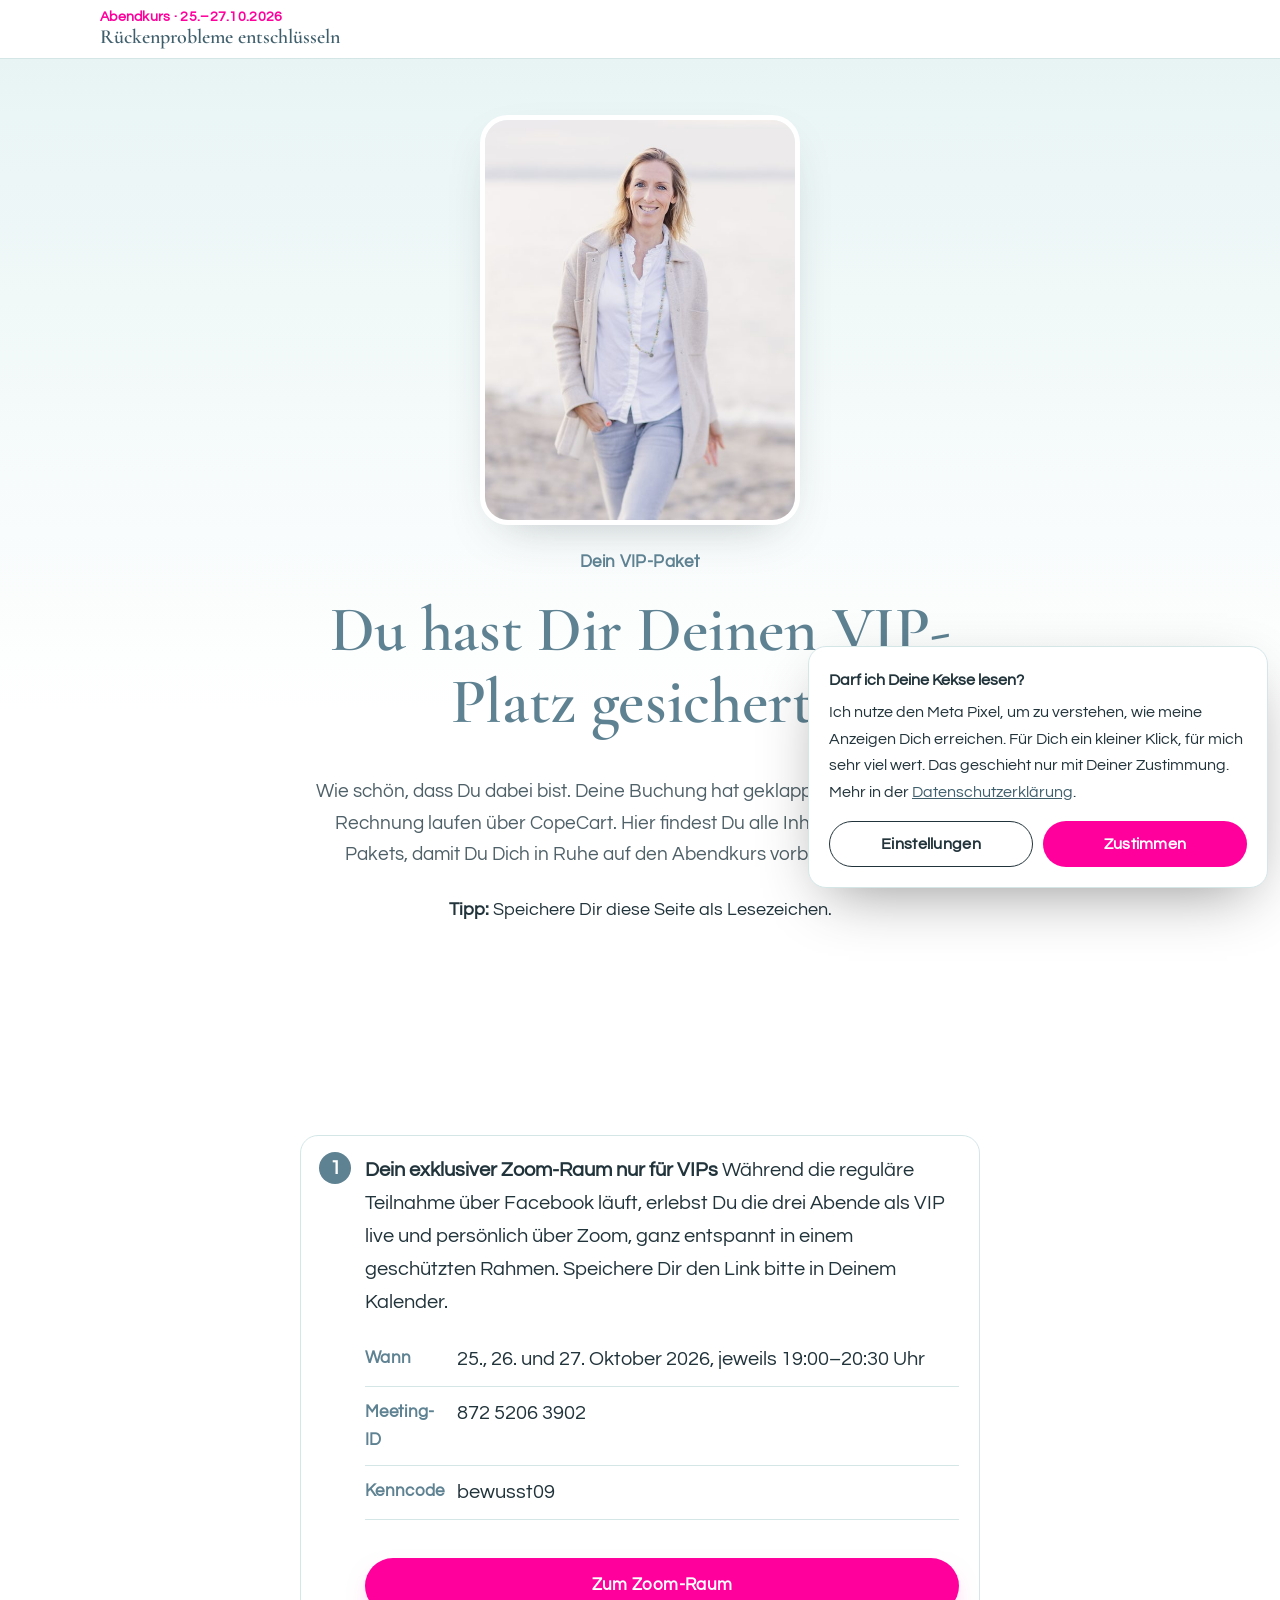
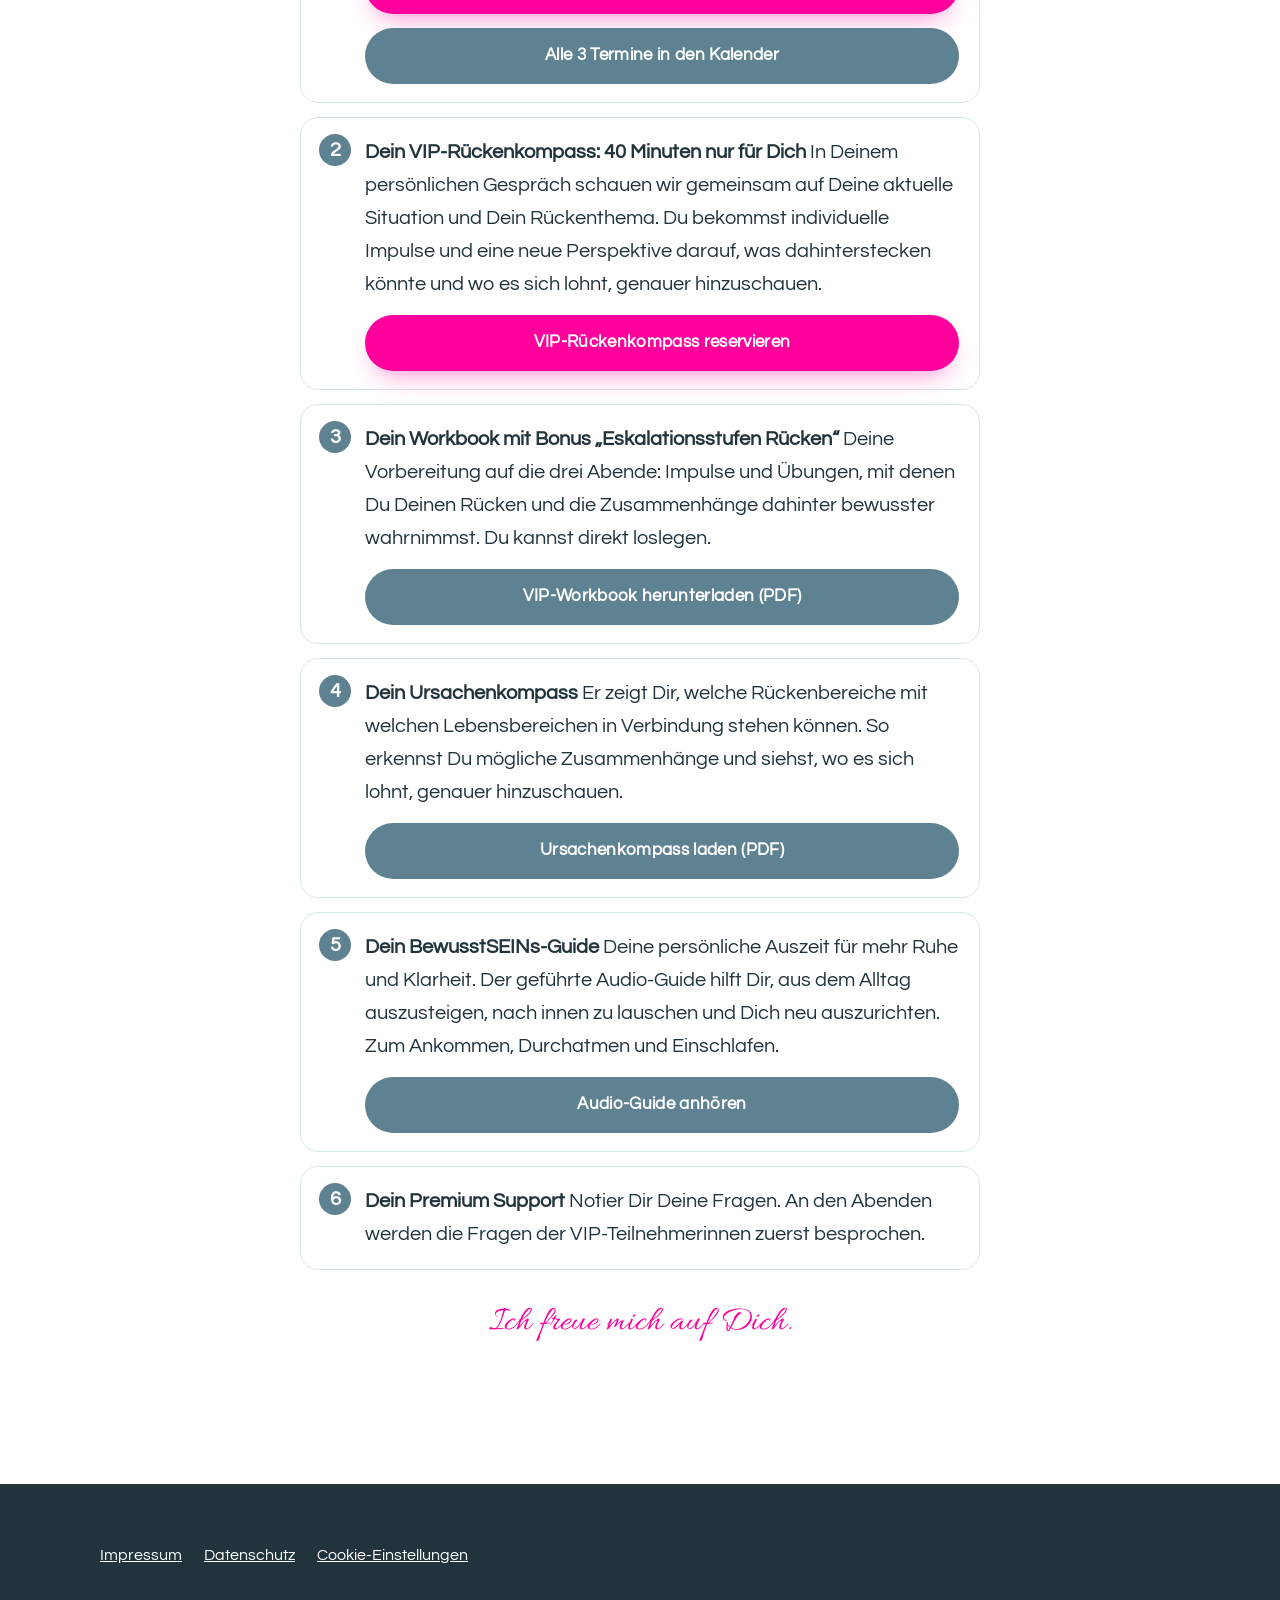
<file: vip-danke/index.html>
<!doctype html>
<html lang="de">
<head>
  <meta charset="utf-8">
  <meta name="viewport" content="width=device-width, initial-scale=1">
  <title>Dein VIP-Paket</title>
  <meta name="robots" content="noindex, nofollow">
  <meta name="theme-color" content="#5e8292">
  <meta name="color-scheme" content="light">
  <script>document.documentElement.className += " js";</script>
  <link rel="icon" href="/favicon.ico" sizes="any">
  <link rel="icon" href="/assets/img/favicon-48.png" type="image/png" sizes="48x48">
  <link rel="apple-touch-icon" href="/assets/img/apple-touch-icon.png">
  <link rel="stylesheet" href="/assets/fonts.css">
  <link rel="stylesheet" href="/assets/styles.css">
</head>
<body>

<header class="topbar">
  <div class="wrap topbar__inner">
    <a class="brand brand--course" href="/" aria-label="Zur Startseite"><span class="brand__small">Abendkurs · 25.–27.10.2026</span><span class="brand__name">Rückenprobleme entschlüsseln</span></a>
  </div>
</header>

<main>
  <section class="thanks vip-hero">
    <div class="wrap narrow center">
      <img class="thanks__photo thanks__photo--tall" src="/assets/img/renee-strand.jpg" alt="Renée Rubin lächelnd am Strand" width="600" height="768">
      <p class="eyebrow center">Dein VIP-Paket</p>
      <h1>Du hast Dir Deinen VIP-Platz gesichert!</h1>
      <p class="lead" style="margin:0 auto">Wie schön, dass Du dabei bist. Deine Buchung hat geklappt, Abbuchung und Rechnung laufen über CopeCart. Hier findest Du alle Inhalte Deines VIP-Pakets, damit Du Dich in Ruhe auf den Abendkurs vorbereiten kannst.</p>
      <p class="vip-hero__ask"><strong>Tipp:</strong> Speichere Dir diese Seite als Lesezeichen.</p>
    </div>
  </section>

  <section class="section">
    <div class="wrap narrow">
      <ol class="steps">
        <li><strong>Dein exklusiver Zoom-Raum nur für VIPs</strong>
          Während die reguläre Teilnahme über Facebook läuft, erlebst Du die drei Abende als VIP live und persönlich über Zoom, ganz entspannt in einem geschützten Rahmen. Speichere Dir den Link bitte in Deinem Kalender.
          <dl class="facts thanks__facts">
            <div><dt>Wann</dt><dd>25., 26. und 27. Oktober 2026, jeweils 19:00–20:30 Uhr</dd></div>
            <div><dt>Meeting-ID</dt><dd>872 5206 3902</dd></div>
            <div><dt>Kenncode</dt><dd>bewusst09</dd></div>
          </dl>
          <a class="btn btn--block thanks__btn" href="https://us06web.zoom.us/j/87252063902?pwd=0PnJCFKaLkxc3jlf9Lak4M8MuTEkW7.1" target="_blank" rel="noopener">Zum Zoom-Raum</a>
          <a class="btn btn--petrol btn--block thanks__btn" href="/vip-danke/abendkurs-vip.ics" download>Alle 3 Termine in den Kalender</a>
        </li>
        <li><strong>Dein VIP-Rückenkompass: 40 Minuten nur für Dich</strong>
          In Deinem persönlichen Gespräch schauen wir gemeinsam auf Deine aktuelle Situation und Dein Rückenthema. Du bekommst individuelle Impulse und eine neue Perspektive darauf, was dahinterstecken könnte und wo es sich lohnt, genauer hinzuschauen.
          <a class="btn btn--block thanks__btn" href="https://calendly.com/rueckenbewusstsein_expertin/ruckenkompass-40-min-fur-dich-vip" target="_blank" rel="noopener">VIP-Rückenkompass reservieren</a>
        </li>
        <li><strong>Dein Workbook mit Bonus „Eskalationsstufen Rücken“</strong>
          Deine Vorbereitung auf die drei Abende: Impulse und Übungen, mit denen Du Deinen Rücken und die Zusammenhänge dahinter bewusster wahrnimmst. Du kannst direkt loslegen.
          <a class="btn btn--petrol btn--block thanks__btn" href="/vip-danke/VIP-Workbook-Rueckenprobleme-entschluesseln.pdf" download>VIP-Workbook herunterladen (PDF)</a>
        </li>
        <li><strong>Dein Ursachenkompass</strong>
          Er zeigt Dir, welche Rückenbereiche mit welchen Lebensbereichen in Verbindung stehen können. So erkennst Du mögliche Zusammenhänge und siehst, wo es sich lohnt, genauer hinzuschauen.
          <a class="btn btn--petrol btn--block thanks__btn" href="https://mein.rueckenbewusst-sein.de/wp-content/uploads/2026/09/Ursachenkompass-1.pdf" target="_blank" rel="noopener">Ursachenkompass laden (PDF)</a>
        </li>
        <li><strong>Dein BewusstSEINs-Guide</strong>
          Deine persönliche Auszeit für mehr Ruhe und Klarheit. Der geführte Audio-Guide hilft Dir, aus dem Alltag auszusteigen, nach innen zu lauschen und Dich neu auszurichten. Zum Ankommen, Durchatmen und Einschlafen.
          <a class="btn btn--petrol btn--block thanks__btn" href="https://mein.rueckenbewusst-sein.de/wp-content/uploads/2026/09/BewusstSEINS-Audio-Guide_Heilbooster.m4a" target="_blank" rel="noopener">Audio-Guide anhören</a>
        </li>
        <li><strong>Dein Premium Support</strong>
          Notier Dir Deine Fragen. An den Abenden werden die Fragen der VIP-Teilnehmerinnen zuerst besprochen.
        </li>
      </ol>
      <p class="accent-script center">Ich freue mich auf Dich.</p>
    </div>
  </section>
</main>

<footer class="footer">
  <div class="wrap">
    <nav class="footer__links" aria-label="Rechtliches">
      <a href="/impressum/">Impressum</a>
      <a href="/datenschutz/">Datenschutz</a>
      <button type="button" class="linklike js-consent-open">Cookie-Einstellungen</button>
    </nav>
  </div>
</footer>

<div class="consent" id="consent" hidden role="dialog" aria-labelledby="consent-title" aria-modal="false">
  <p id="consent-title" class="consent__title">Darf ich Deine Kekse lesen?</p>
  <p>Ich nutze den Meta Pixel, um zu verstehen, wie meine Anzeigen Dich erreichen. Für Dich ein kleiner Klick, für mich sehr viel wert. Das geschieht nur mit Deiner Zustimmung. Mehr in der <a href="/datenschutz/" target="_blank" rel="noopener">Datenschutzerklärung</a>.</p>
  <div class="consent__settings" id="consent-settings" hidden>
    <label class="consent__opt"><input type="checkbox" checked disabled><span><strong>Notwendig</strong>Speichert Deine Cookie-Auswahl. Immer aktiv.</span></label>
    <label class="consent__opt" for="consent-marketing"><input type="checkbox" id="consent-marketing"><span><strong>Marketing (Meta Pixel)</strong>Zeigt mir, ob meine Anzeigen Dich erreichen.</span></label>
  </div>
  <div class="consent__actions">
    <button type="button" class="btn btn--ghost js-consent-settings">Einstellungen</button>
    <button type="button" class="btn btn--small js-consent-accept">Zustimmen</button>
  </div>
</div>

<script src="/assets/tracking.js"></script>
</body>
</html>
</file>
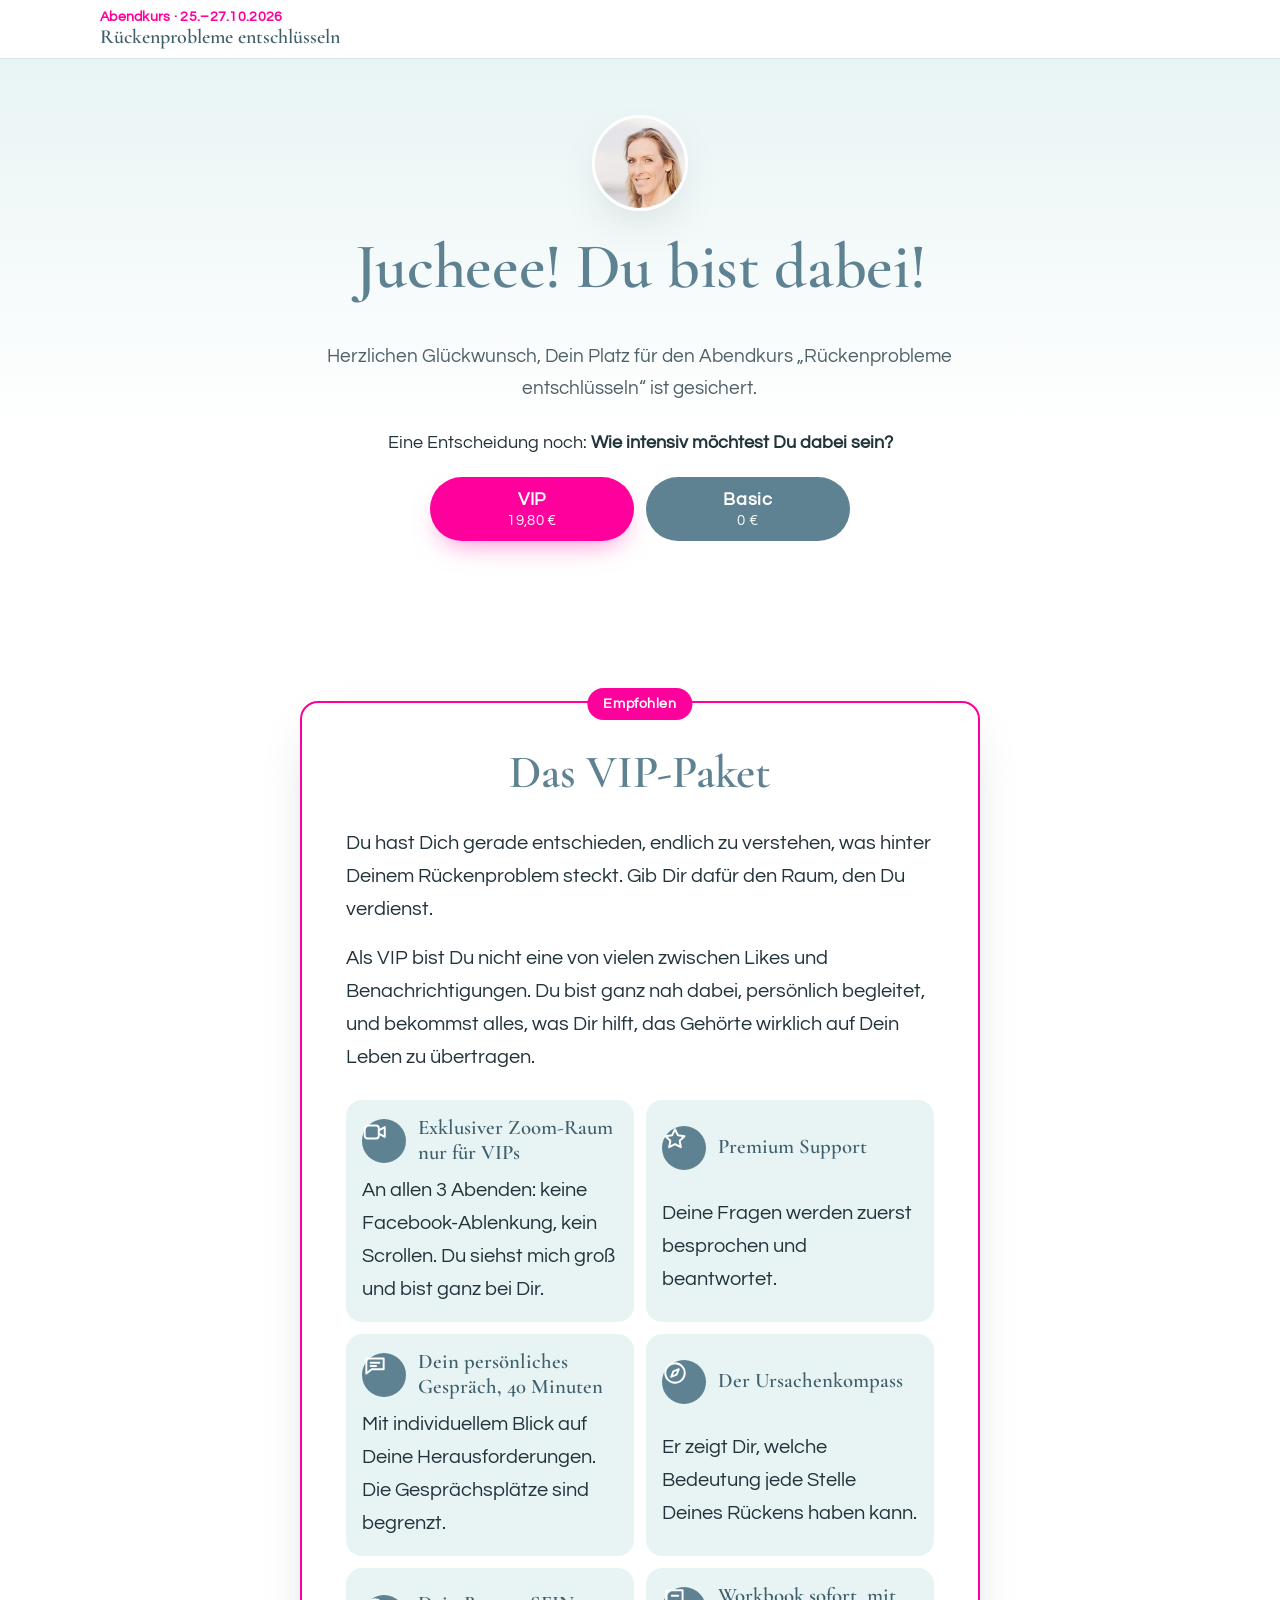
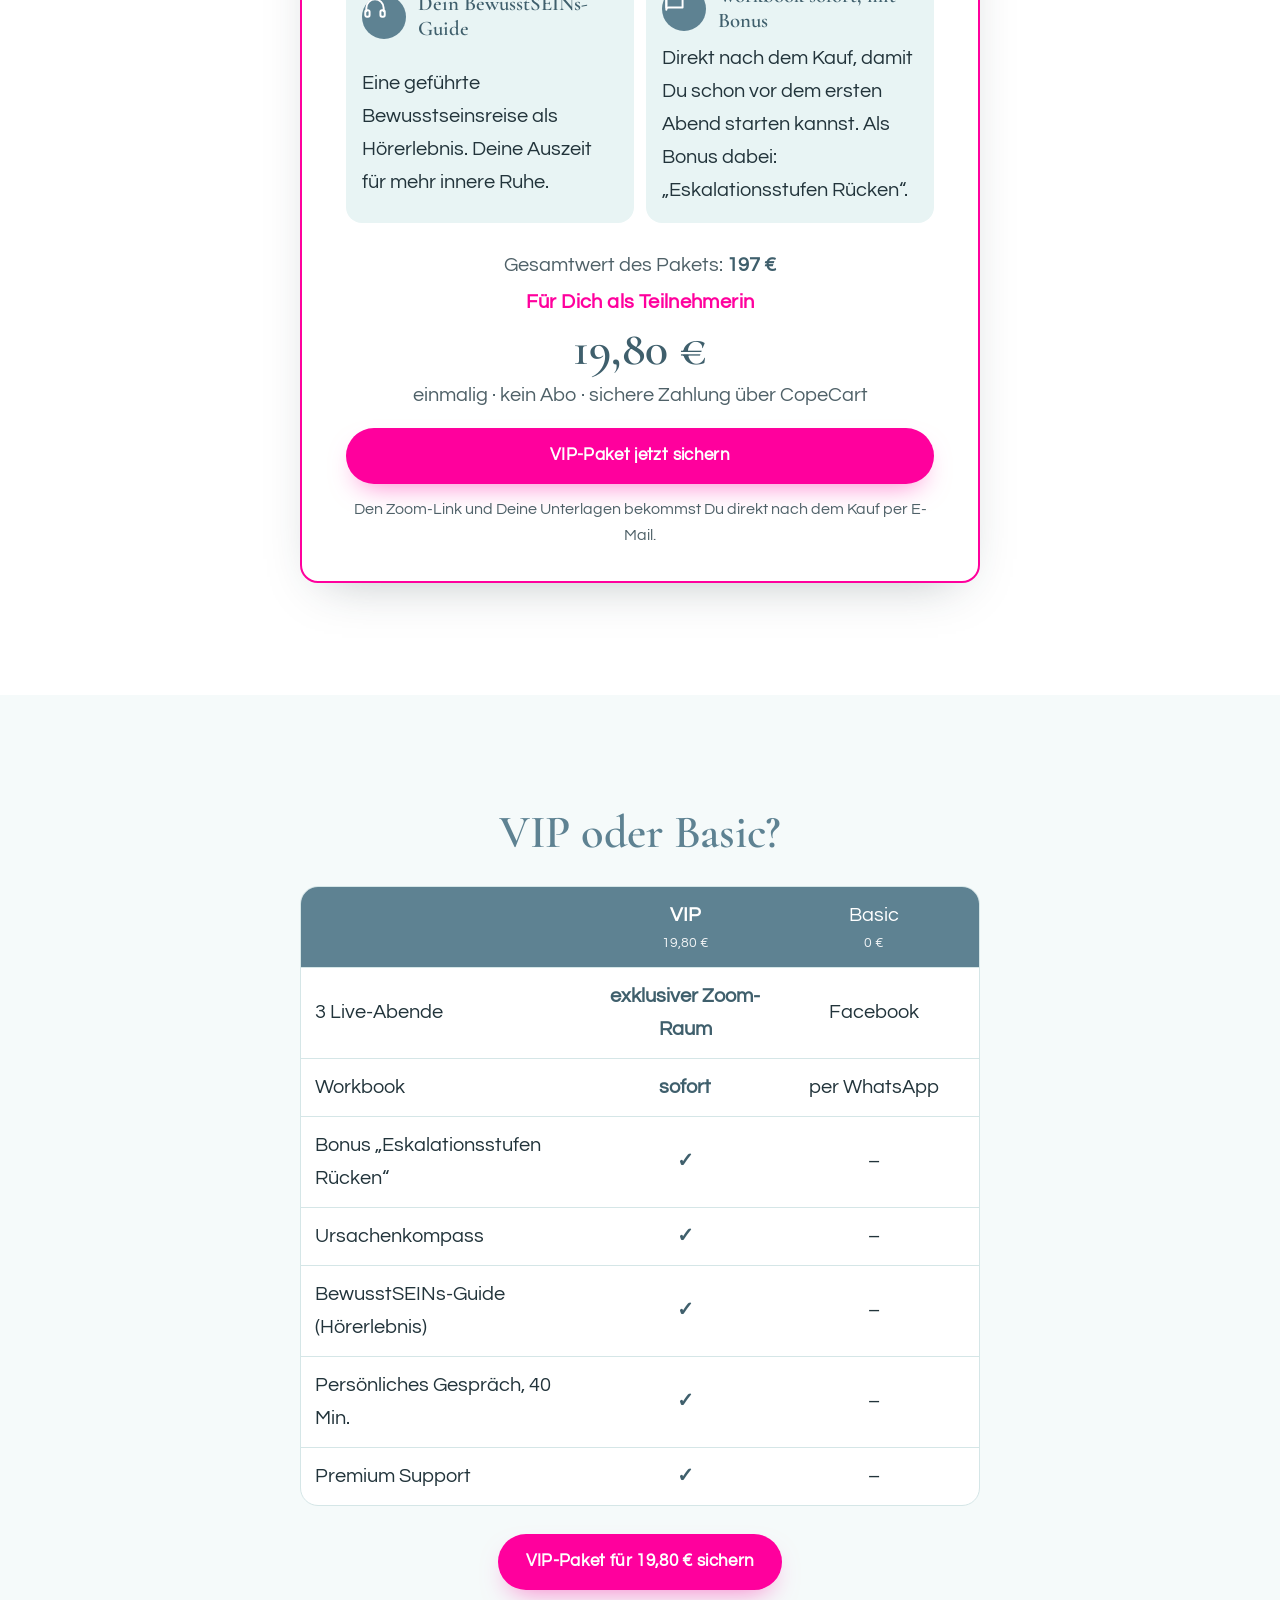
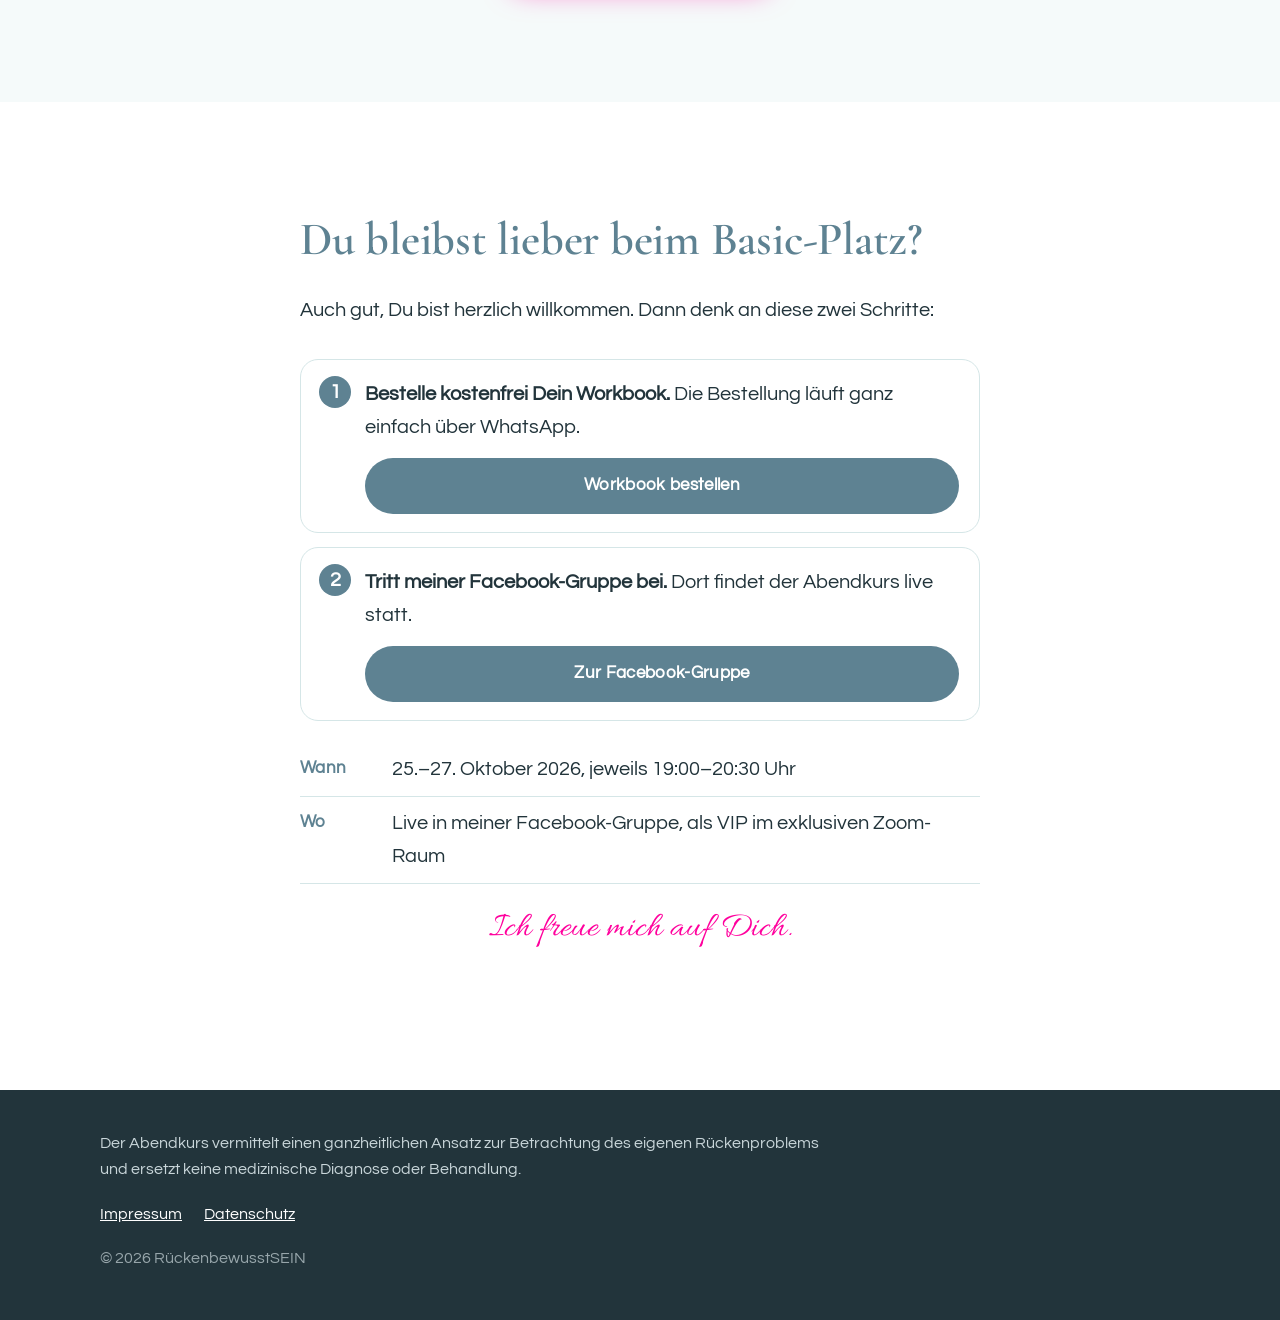
<file: vip/index.html>
<!doctype html>
<html lang="de">
<head>
  <meta charset="utf-8">
  <meta name="viewport" content="width=device-width, initial-scale=1">
  <title>Du bist dabei · VIP-Paket zum Abendkurs</title>
  <meta name="robots" content="noindex, nofollow">
  <meta name="theme-color" content="#5e8292">
  <meta name="color-scheme" content="light">
  <link rel="icon" href="/favicon.ico" sizes="any">
  <link rel="icon" href="/assets/img/favicon-48.png" type="image/png" sizes="48x48">
  <link rel="apple-touch-icon" href="/assets/img/apple-touch-icon.png">
  <link rel="stylesheet" href="/assets/fonts.css">
  <link rel="stylesheet" href="/assets/styles.css">
</head>
<body>

<header class="topbar">
  <div class="wrap topbar__inner">
    <a class="brand brand--course" href="https://abendkurs.rueckenbewusst-sein.de/" aria-label="Zur Startseite"><span class="brand__small">Abendkurs · 25.–27.10.2026</span><span class="brand__name">Rückenprobleme entschlüsseln</span></a>
  </div>
</header>

<main>
  <section class="thanks vip-hero">
    <div class="wrap narrow center">
      <img class="thanks__avatar" src="/assets/img/renee-avatar.jpg" alt="Renée" width="96" height="96">
      <h1>Jucheee! Du bist dabei!</h1>
      <p class="lead" style="margin:0 auto">Herzlichen Glückwunsch, Dein Platz für den Abendkurs „Rückenprobleme entschlüsseln“ ist gesichert.</p>
      <p class="vip-hero__ask">Eine Entscheidung noch: <strong>Wie intensiv möchtest Du dabei sein?</strong></p>
      <div class="choice">
        <a class="btn choice__btn" href="#vip"><span class="choice__label">VIP</span><span class="choice__price">19,80&nbsp;€</span></a>
        <a class="btn btn--petrol choice__btn" href="#basic"><span class="choice__label">Basic</span><span class="choice__price">0&nbsp;€</span></a>
      </div>
    </div>
  </section>

  <section class="section" id="vip">
    <div class="wrap narrow">
      <div class="vip-card">
        <p class="vip-card__badge">Empfohlen</p>
        <h2>Das VIP-Paket</h2>
        <p class="vip-card__intro">Du hast Dich gerade entschieden, endlich zu verstehen, was hinter Deinem Rückenproblem steckt. Gib Dir dafür den Raum, den Du verdienst.</p>
        <p class="vip-card__intro">Als VIP bist Du nicht eine von vielen zwischen Likes und Benachrichtigungen. Du bist ganz nah dabei, persönlich begleitet, und bekommst alles, was Dir hilft, das Gehörte wirklich auf Dein Leben zu übertragen.</p>

        <ul class="vip-feats">
          <li class="vip-feat"><span class="vip-feat__icon" aria-hidden="true"><svg viewBox="0 0 24 24" width="26" height="26" fill="none" stroke="currentColor" stroke-width="1.8" stroke-linecap="round" stroke-linejoin="round"><rect x="2.5" y="6" width="13" height="12" rx="2.5"/><path d="M15.5 10.5 21 7.5v9l-5.5-3"/></svg></span><div><strong>Exklusiver Zoom-Raum nur für VIPs</strong><span>An allen 3 Abenden: keine Facebook-Ablenkung, kein Scrollen. Du siehst mich groß und bist ganz bei Dir.</span></div></li>
          <li class="vip-feat"><span class="vip-feat__icon" aria-hidden="true"><svg viewBox="0 0 24 24" width="26" height="26" fill="none" stroke="currentColor" stroke-width="1.8" stroke-linecap="round" stroke-linejoin="round"><path d="m12 3 2.7 5.6 6.1.8-4.5 4.2 1.1 6-5.4-2.9-5.4 2.9 1.1-6L3.2 9.4l6.1-.8z"/></svg></span><div><strong>Premium Support</strong><span>Deine Fragen werden zuerst besprochen und beantwortet.</span></div></li>
          <li class="vip-feat"><span class="vip-feat__icon" aria-hidden="true"><svg viewBox="0 0 24 24" width="26" height="26" fill="none" stroke="currentColor" stroke-width="1.8" stroke-linecap="round" stroke-linejoin="round"><path d="M4 5h16v10H9l-5 4z"/><path d="M8 9h8M8 12h5"/></svg></span><div><strong>Dein persönliches Gespräch, 40 Minuten</strong><span>Mit individuellem Blick auf Deine Herausforderungen. Die Gesprächsplätze sind begrenzt.</span></div></li>
          <li class="vip-feat"><span class="vip-feat__icon" aria-hidden="true"><svg viewBox="0 0 24 24" width="26" height="26" fill="none" stroke="currentColor" stroke-width="1.8" stroke-linecap="round" stroke-linejoin="round"><circle cx="12" cy="12" r="9"/><path d="m15.5 8.5-2 5-5 2 2-5z"/></svg></span><div><strong>Der Ursachenkompass</strong><span>Er zeigt Dir, welche Bedeutung jede Stelle Deines Rückens haben kann.</span></div></li>
          <li class="vip-feat"><span class="vip-feat__icon" aria-hidden="true"><svg viewBox="0 0 24 24" width="26" height="26" fill="none" stroke="currentColor" stroke-width="1.8" stroke-linecap="round" stroke-linejoin="round"><path d="M4 15v-3a8 8 0 0 1 16 0v3"/><rect x="3" y="14" width="4" height="6" rx="1.5"/><rect x="17" y="14" width="4" height="6" rx="1.5"/></svg></span><div><strong>Dein BewusstSEINs-Guide</strong><span>Eine geführte Bewusstseinsreise als Hörerlebnis. Deine Auszeit für mehr innere Ruhe.</span></div></li>
          <li class="vip-feat"><span class="vip-feat__icon" aria-hidden="true"><svg viewBox="0 0 24 24" width="26" height="26" fill="none" stroke="currentColor" stroke-width="1.8" stroke-linecap="round" stroke-linejoin="round"><path d="M4 5a2 2 0 0 1 2-2h13v16H6a2 2 0 0 0-2 2z"/><path d="M4 19V5M9 8h6"/></svg></span><div><strong>Workbook sofort, mit Bonus</strong><span>Direkt nach dem Kauf, damit Du schon vor dem ersten Abend starten kannst. Als Bonus dabei: „Eskalationsstufen Rücken“.</span></div></li>
        </ul>

        <div class="vip-price">
          <p class="vip-price__value">Gesamtwert des Pakets: <span>197&nbsp;€</span></p>
          <p class="vip-price__for">Für Dich als Teilnehmerin</p>
          <p class="vip-price__amount">19,80&nbsp;€</p>
          <p class="vip-price__note">einmalig · kein Abo · sichere Zahlung über CopeCart</p>
        </div>
        <a class="btn btn--block" href="https://copecart.com/products/64e869f1/checkout" target="_blank" rel="noopener">VIP-Paket jetzt sichern</a>
        <p class="vip-card__fine">Den Zoom-Link und Deine Unterlagen bekommst Du direkt nach dem Kauf per E-Mail.</p>
      </div>
    </div>
  </section>

  <section class="section section--soft">
    <div class="wrap narrow">
      <h2 class="center">VIP oder Basic?</h2>
      <div class="vip-compare" role="table" aria-label="Vergleich VIP-Paket und Basic-Platz">
        <div class="vip-compare__row vip-compare__head" role="row"><span role="columnheader"></span><span role="columnheader">VIP<small>19,80&nbsp;€</small></span><span role="columnheader">Basic<small>0&nbsp;€</small></span></div>
        <div class="vip-compare__row" role="row"><span role="cell">3 Live-Abende</span><span role="cell">exklusiver Zoom-Raum</span><span role="cell">Facebook</span></div>
        <div class="vip-compare__row" role="row"><span role="cell">Workbook</span><span role="cell">sofort</span><span role="cell">per WhatsApp</span></div>
        <div class="vip-compare__row" role="row"><span role="cell">Bonus „Eskalationsstufen Rücken“</span><span role="cell">✓</span><span role="cell" aria-label="nein">–</span></div>
        <div class="vip-compare__row" role="row"><span role="cell">Ursachenkompass</span><span role="cell">✓</span><span role="cell" aria-label="nein">–</span></div>
        <div class="vip-compare__row" role="row"><span role="cell">BewusstSEINs-Guide (Hörerlebnis)</span><span role="cell">✓</span><span role="cell" aria-label="nein">–</span></div>
        <div class="vip-compare__row" role="row"><span role="cell">Persönliches Gespräch, 40 Min.</span><span role="cell">✓</span><span role="cell" aria-label="nein">–</span></div>
        <div class="vip-compare__row" role="row"><span role="cell">Premium Support</span><span role="cell">✓</span><span role="cell" aria-label="nein">–</span></div>
      </div>
      <div class="cta center">
        <a class="btn" href="https://copecart.com/products/64e869f1/checkout" target="_blank" rel="noopener">VIP-Paket für 19,80 € sichern</a>
      </div>
    </div>
  </section>

  <section class="section" id="basic">
    <div class="wrap narrow">
      <h2>Du bleibst lieber beim Basic-Platz?</h2>
      <p>Auch gut, Du bist herzlich willkommen. Dann denk an diese zwei Schritte:</p>
      <ol class="steps">
        <li><strong>Bestelle kostenfrei Dein Workbook.</strong> Die Bestellung läuft ganz einfach über WhatsApp.
          <a class="btn btn--petrol btn--block thanks__btn" href="https://wa.me/message/ICL3ABMQBLULJ1" target="_blank" rel="noopener">Workbook bestellen</a>
        </li>
        <li><strong>Tritt meiner Facebook-Gruppe bei.</strong> Dort findet der Abendkurs live statt.
          <a class="btn btn--petrol btn--block thanks__btn" href="https://www.facebook.com/groups/rueckenheldin/" target="_blank" rel="noopener">Zur Facebook-Gruppe</a>
        </li>
      </ol>
      <dl class="facts thanks__facts">
        <div><dt>Wann</dt><dd>25.–27. Oktober 2026, jeweils 19:00–20:30 Uhr</dd></div>
        <div><dt>Wo</dt><dd>Live in meiner Facebook-Gruppe, als VIP im exklusiven Zoom-Raum</dd></div>
      </dl>
      <p class="accent-script center">Ich freue mich auf Dich.</p>
    </div>
  </section>
</main>

<footer class="footer">
  <div class="wrap">
    <p class="footer__disclaimer">Der Abendkurs vermittelt einen ganzheitlichen Ansatz zur Betrachtung des eigenen Rückenproblems und ersetzt keine medizinische Diagnose oder Behandlung.</p>
    <nav class="footer__links" aria-label="Rechtliches">
      <a href="https://abendkurs.rueckenbewusst-sein.de/impressum/">Impressum</a>
      <a href="https://abendkurs.rueckenbewusst-sein.de/datenschutz/">Datenschutz</a>
    </nav>
    <p class="footer__copy">© 2026 RückenbewusstSEIN</p>
  </div>
</footer>
</body>
</html>
</file>
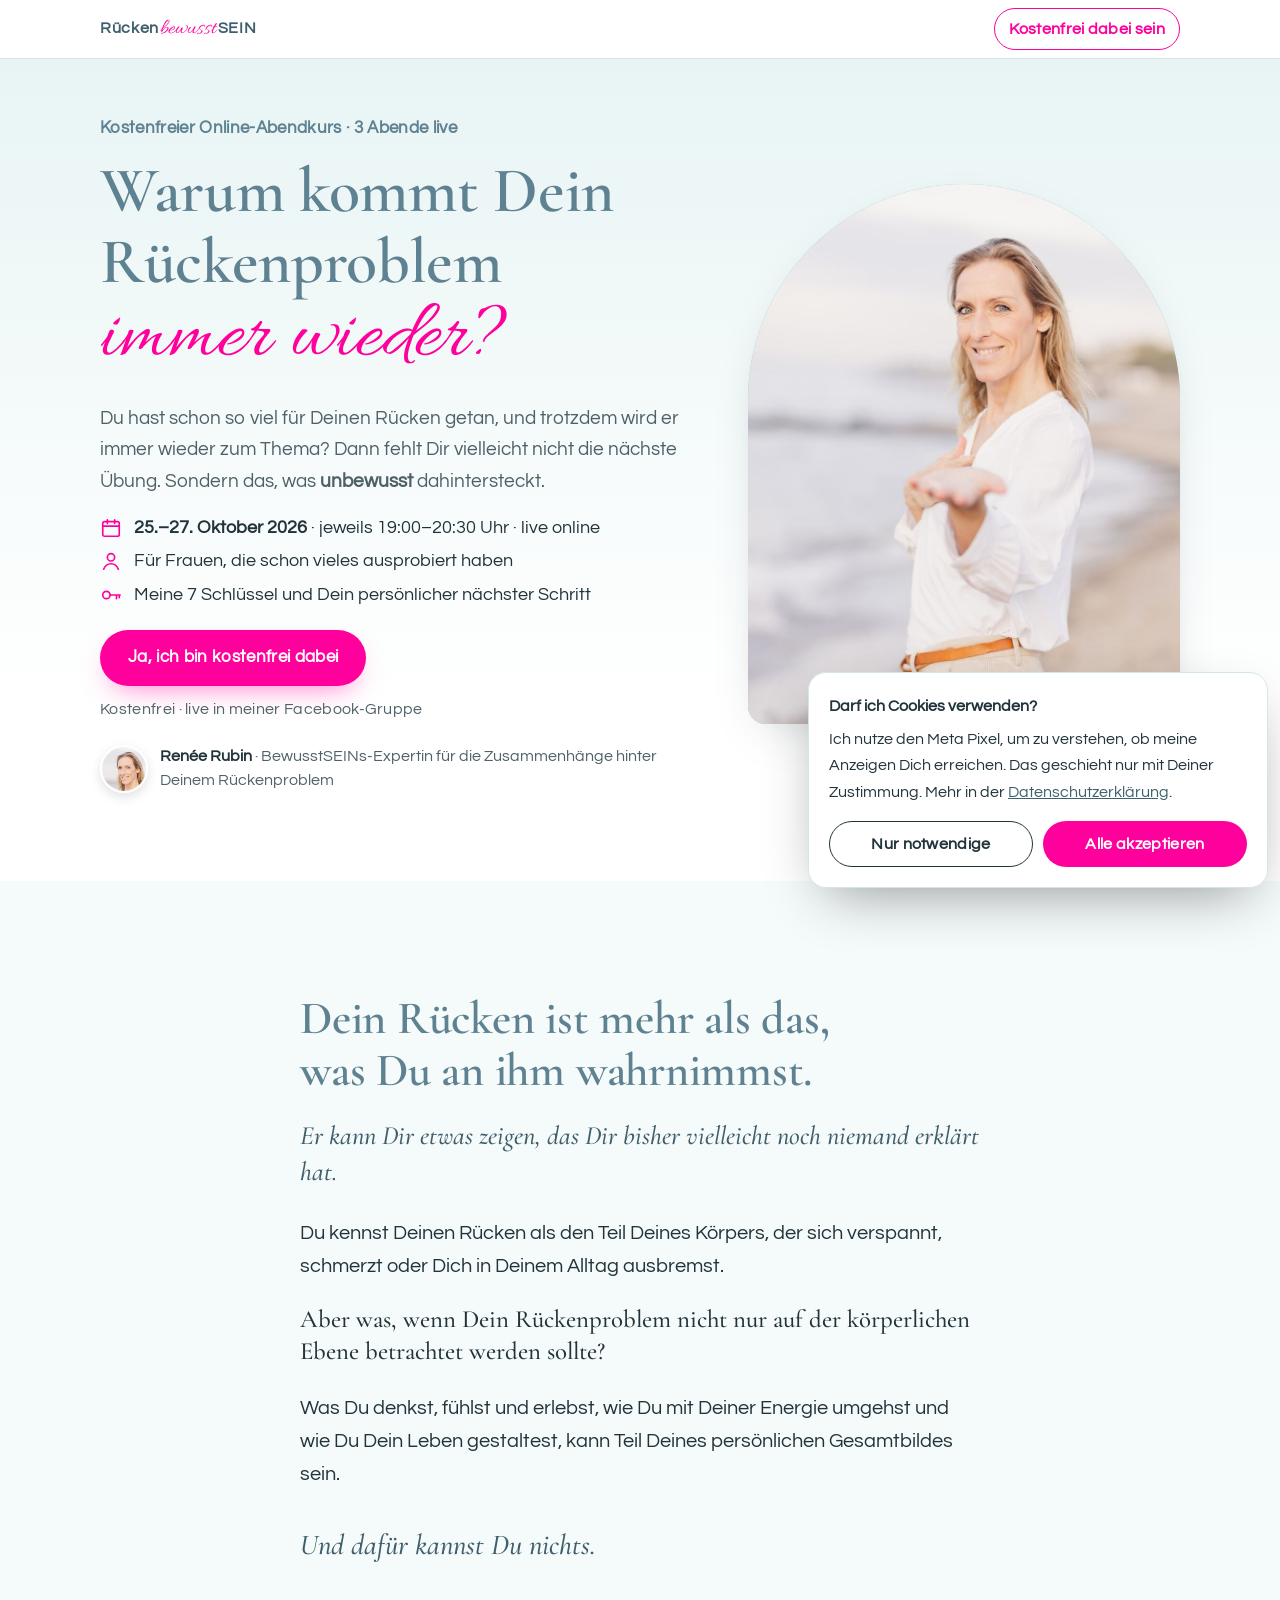
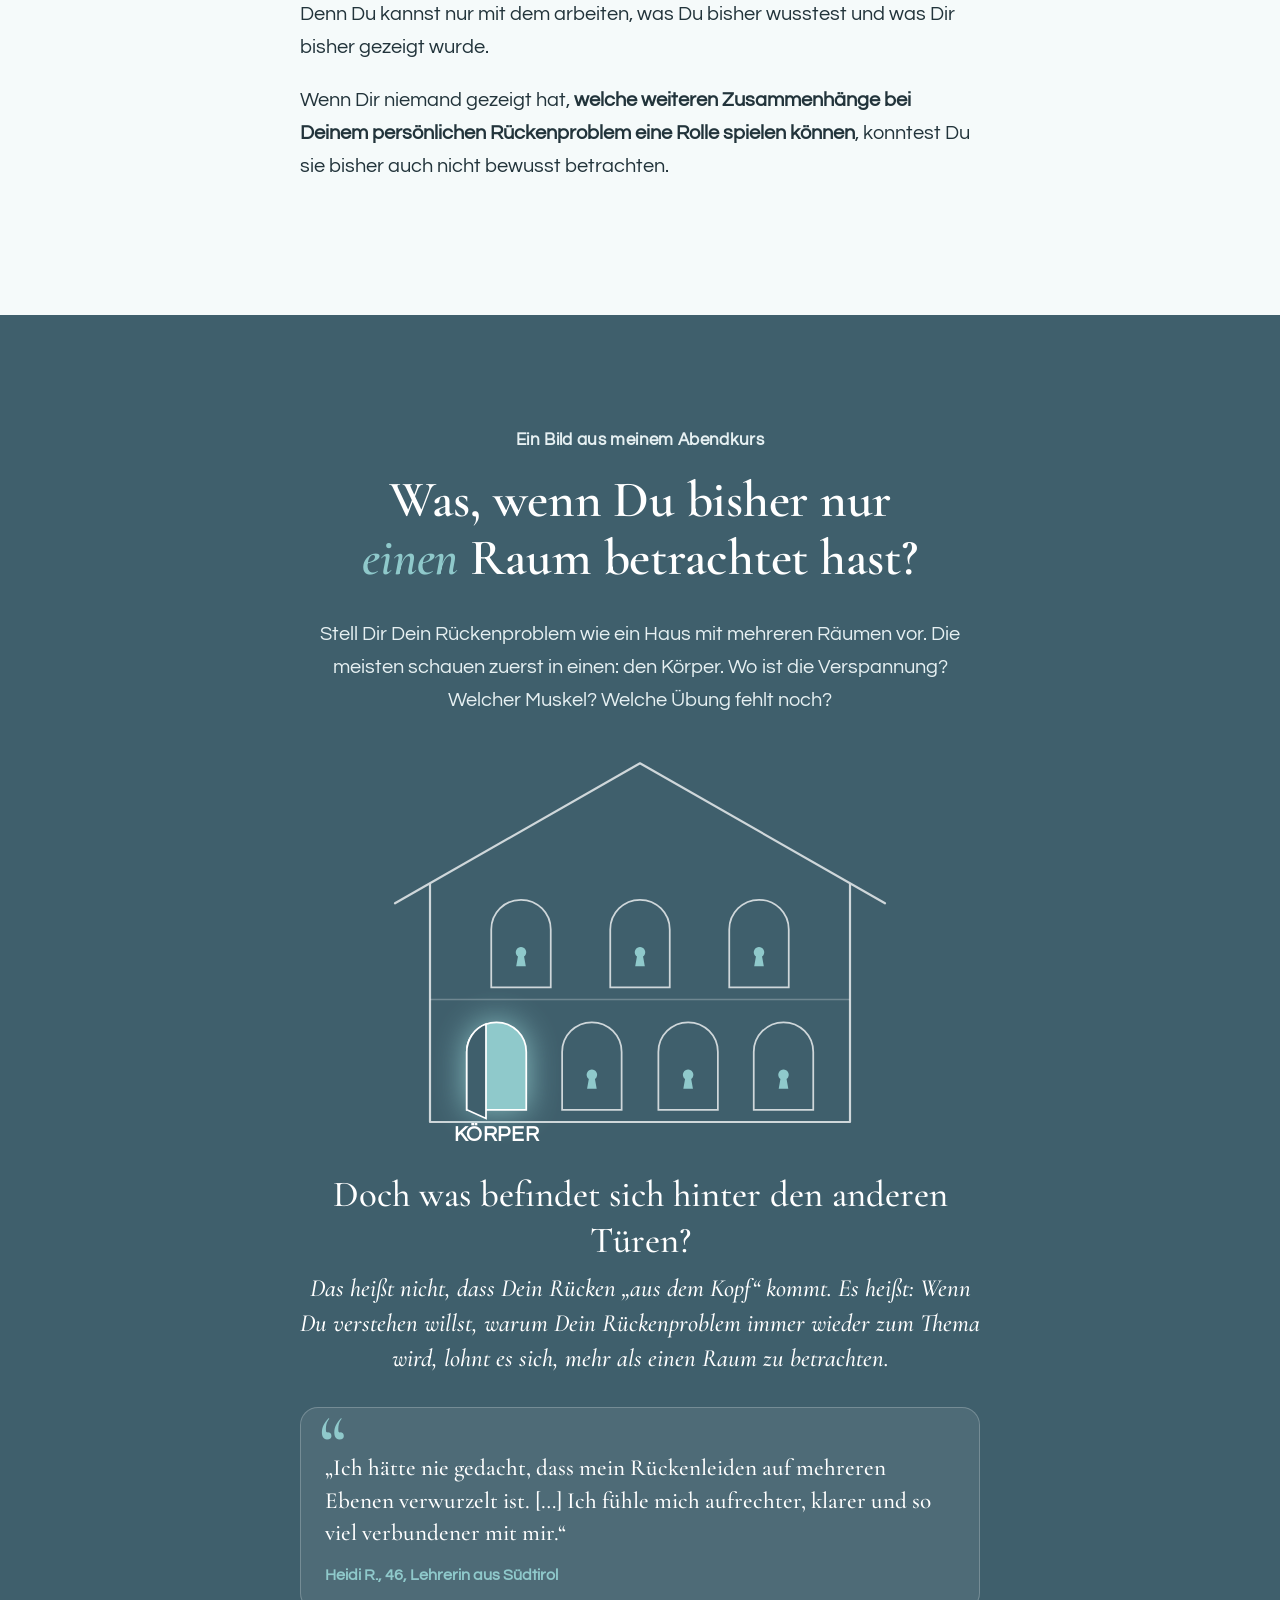
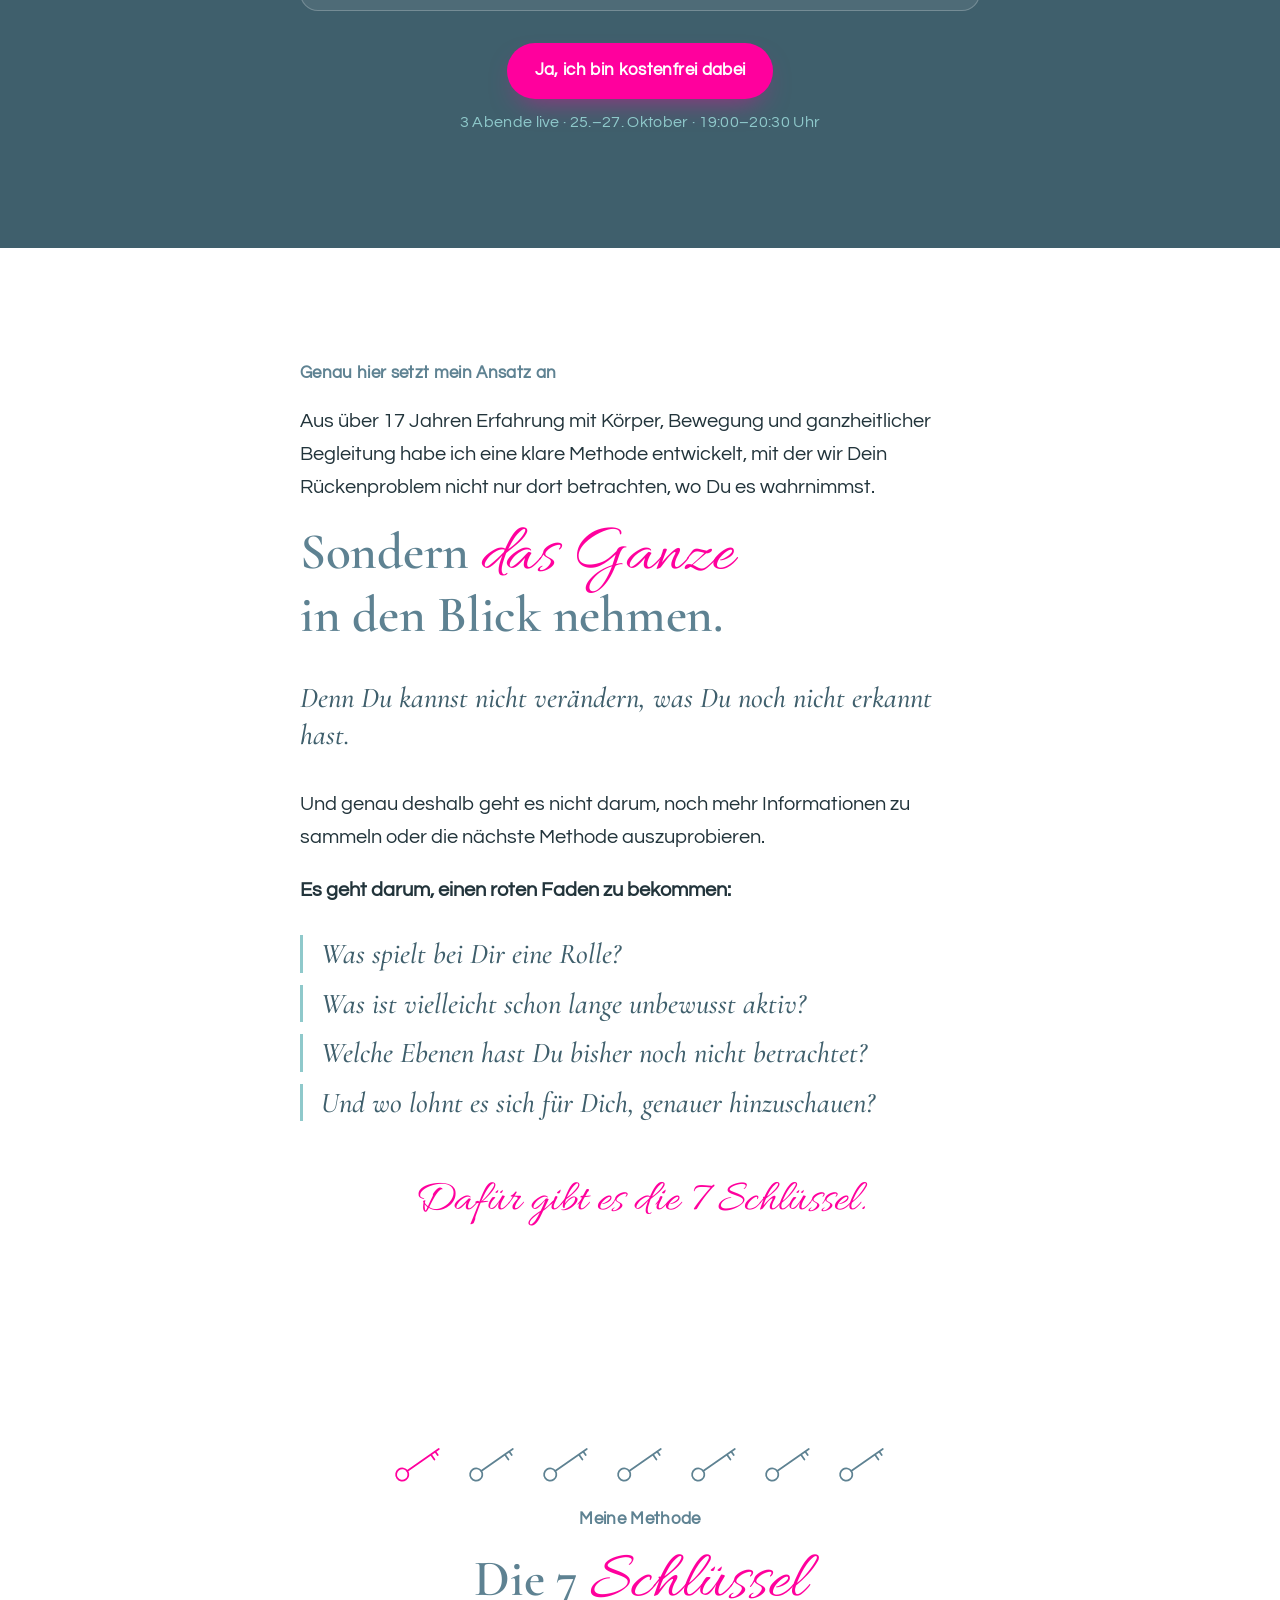
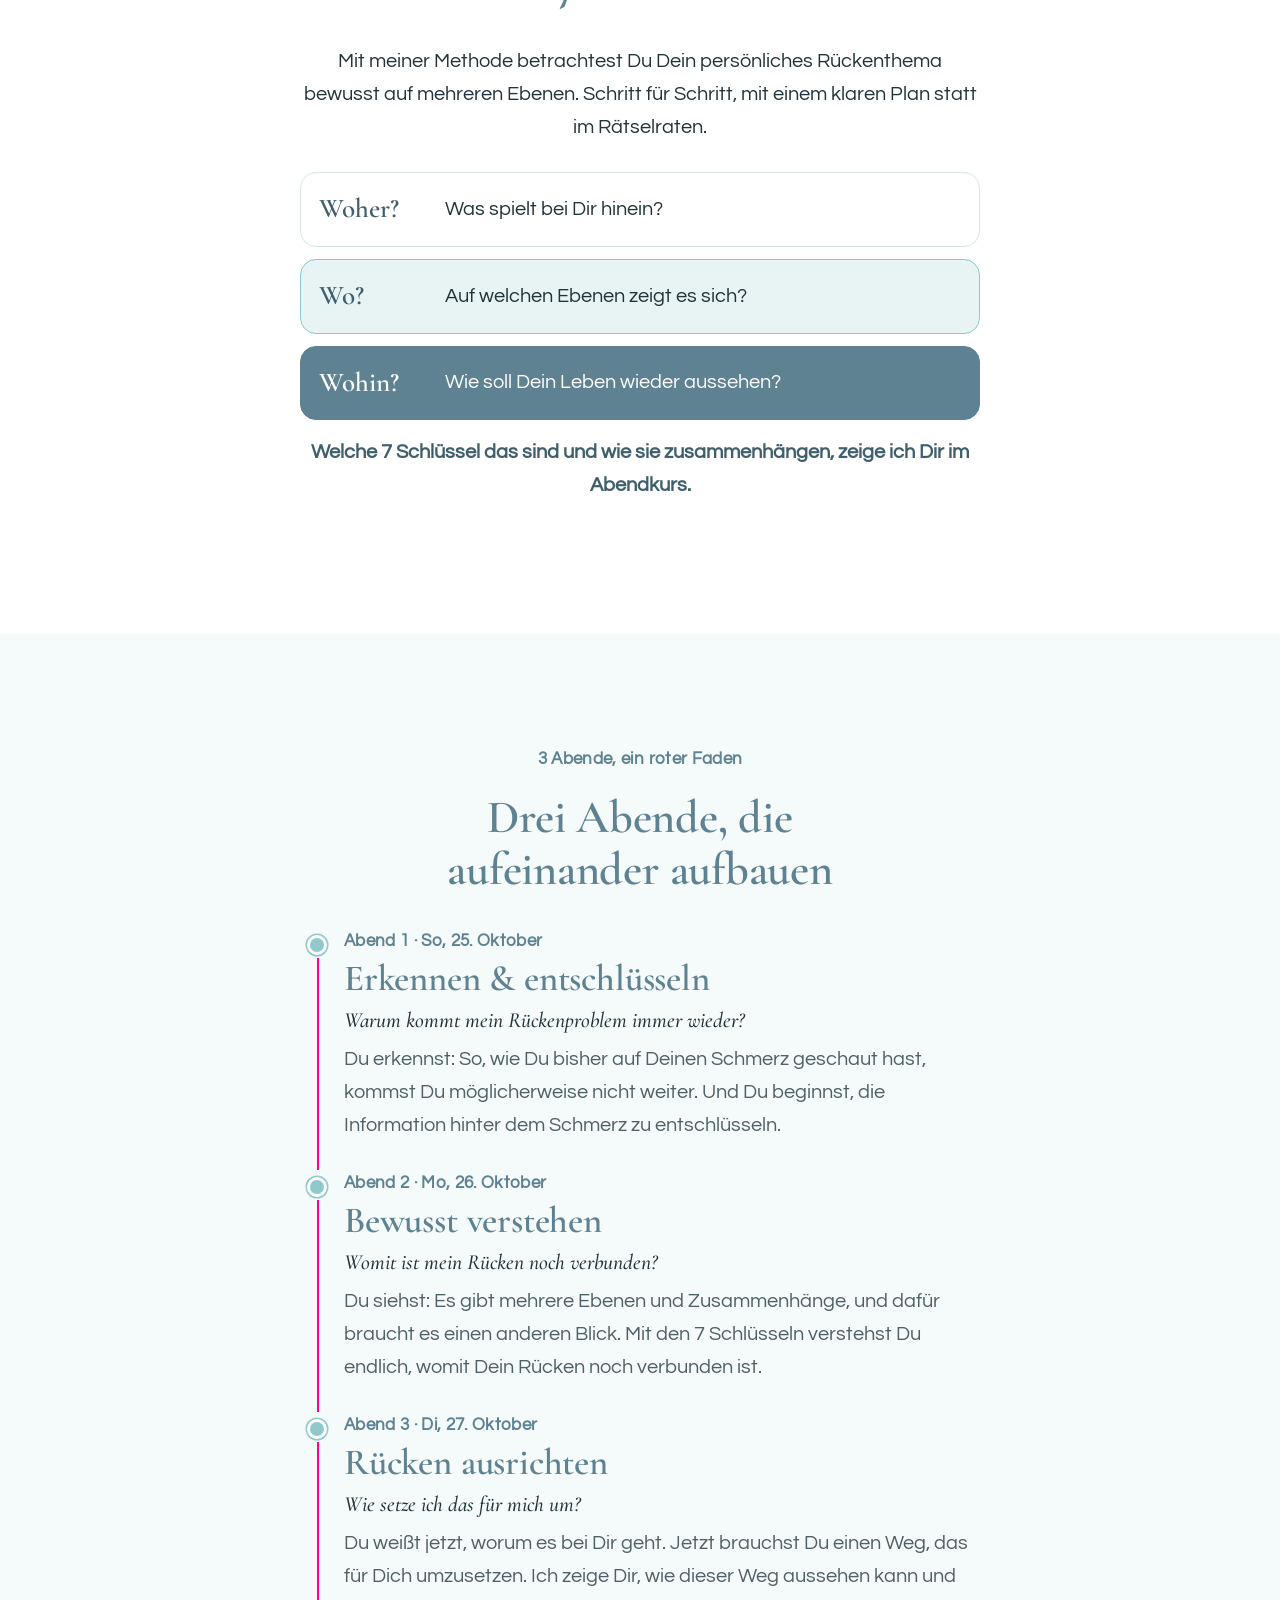
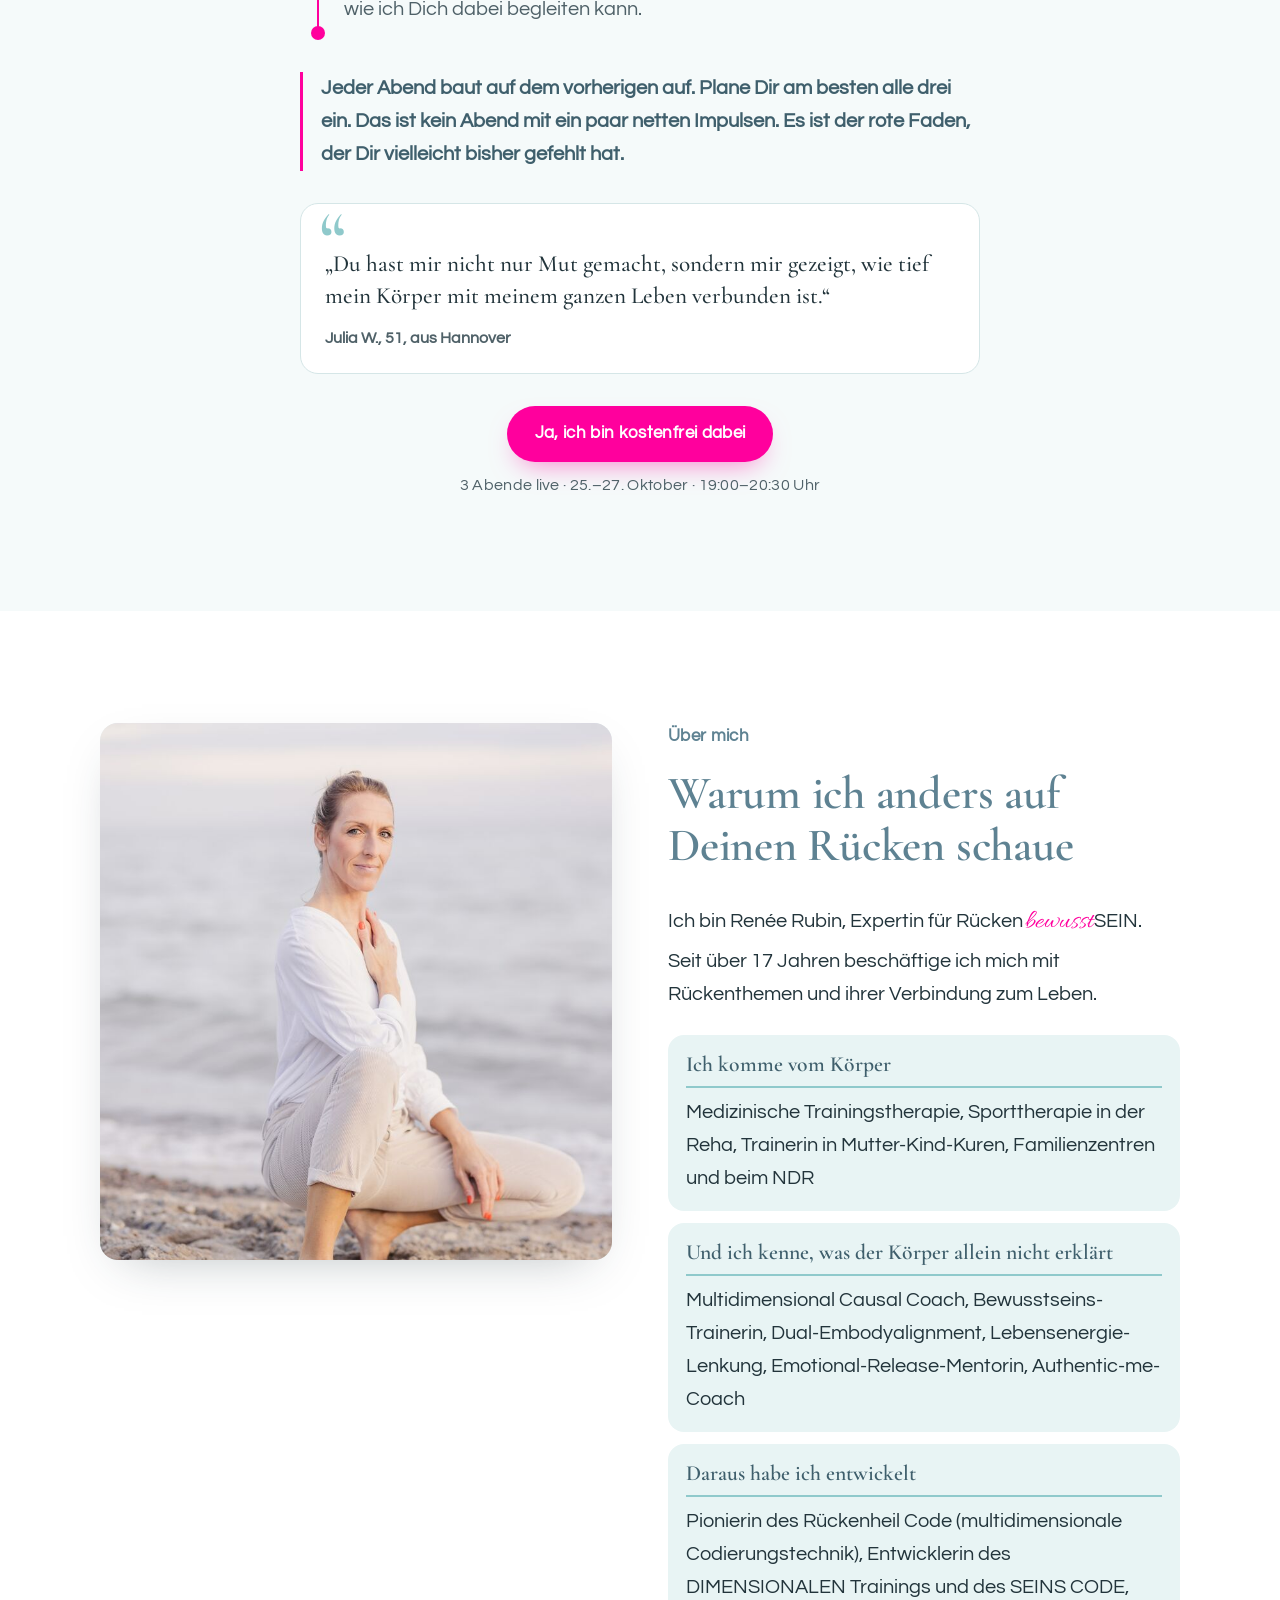
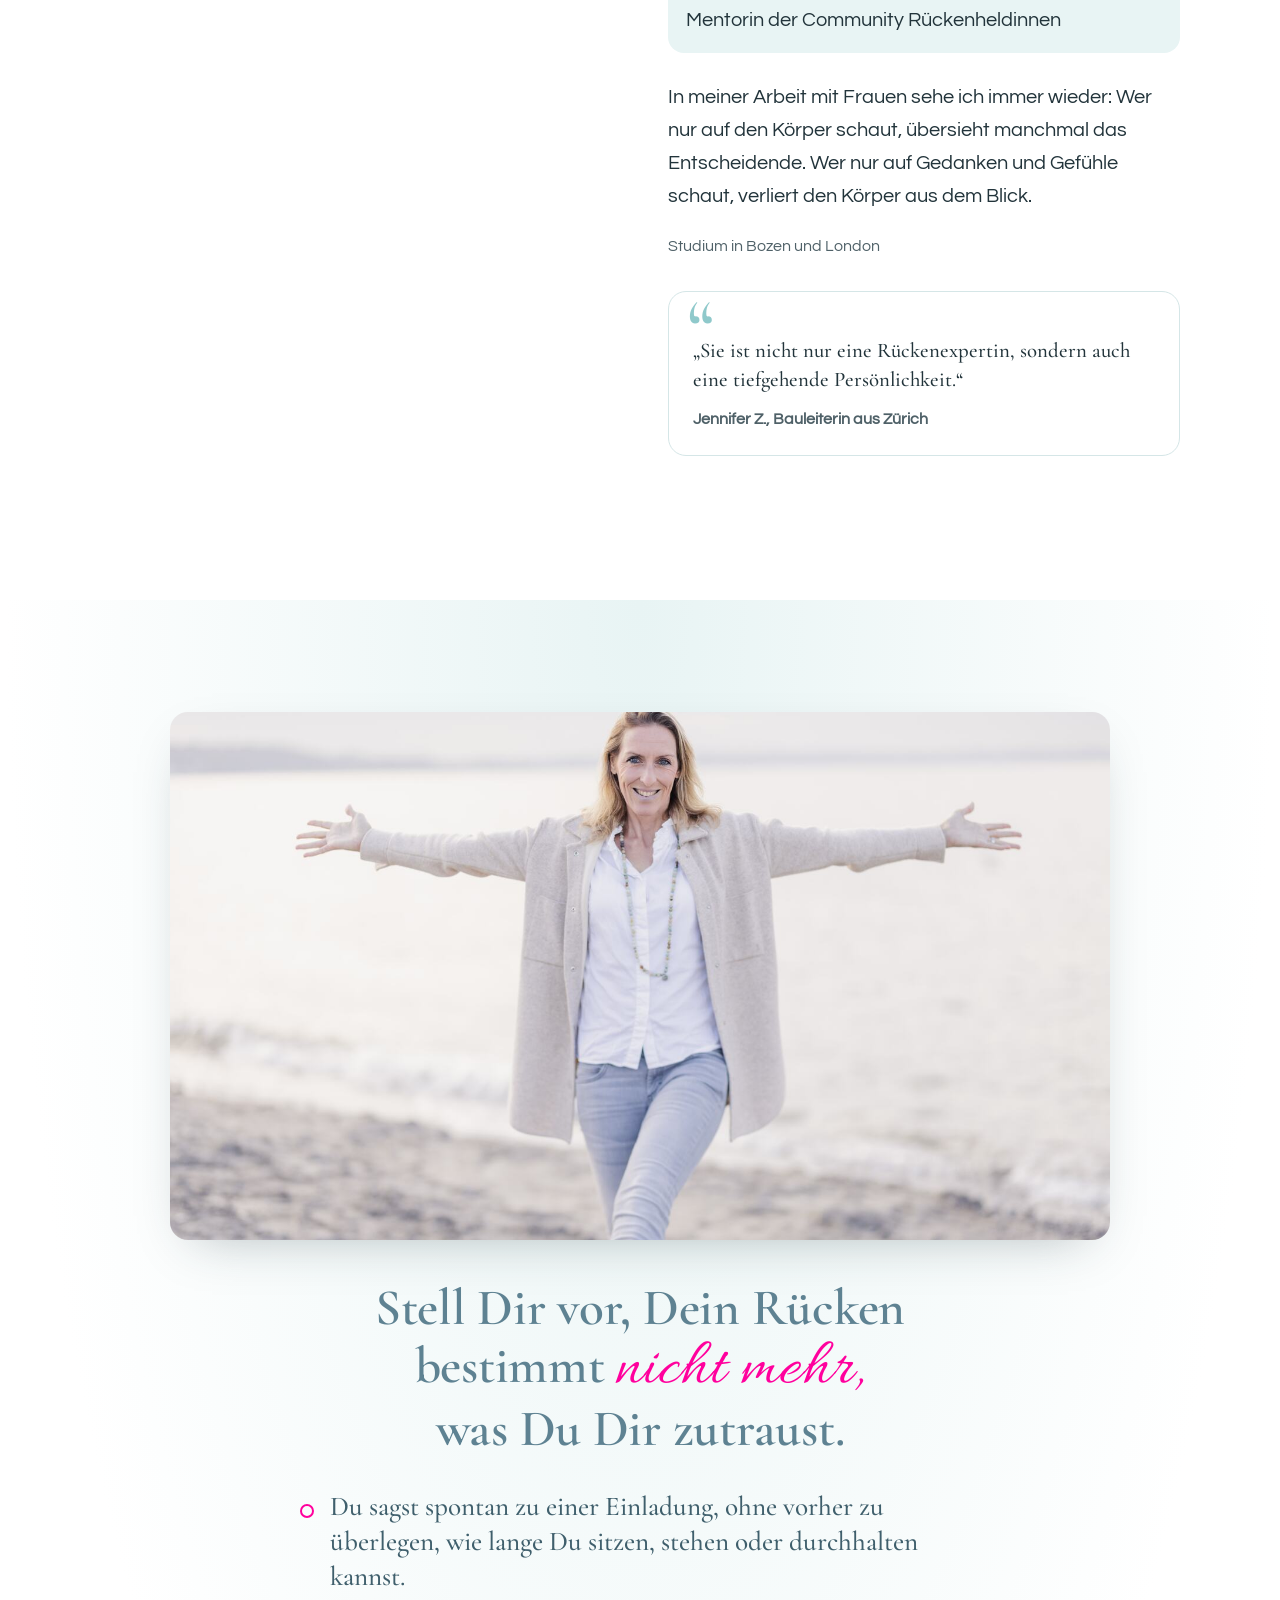
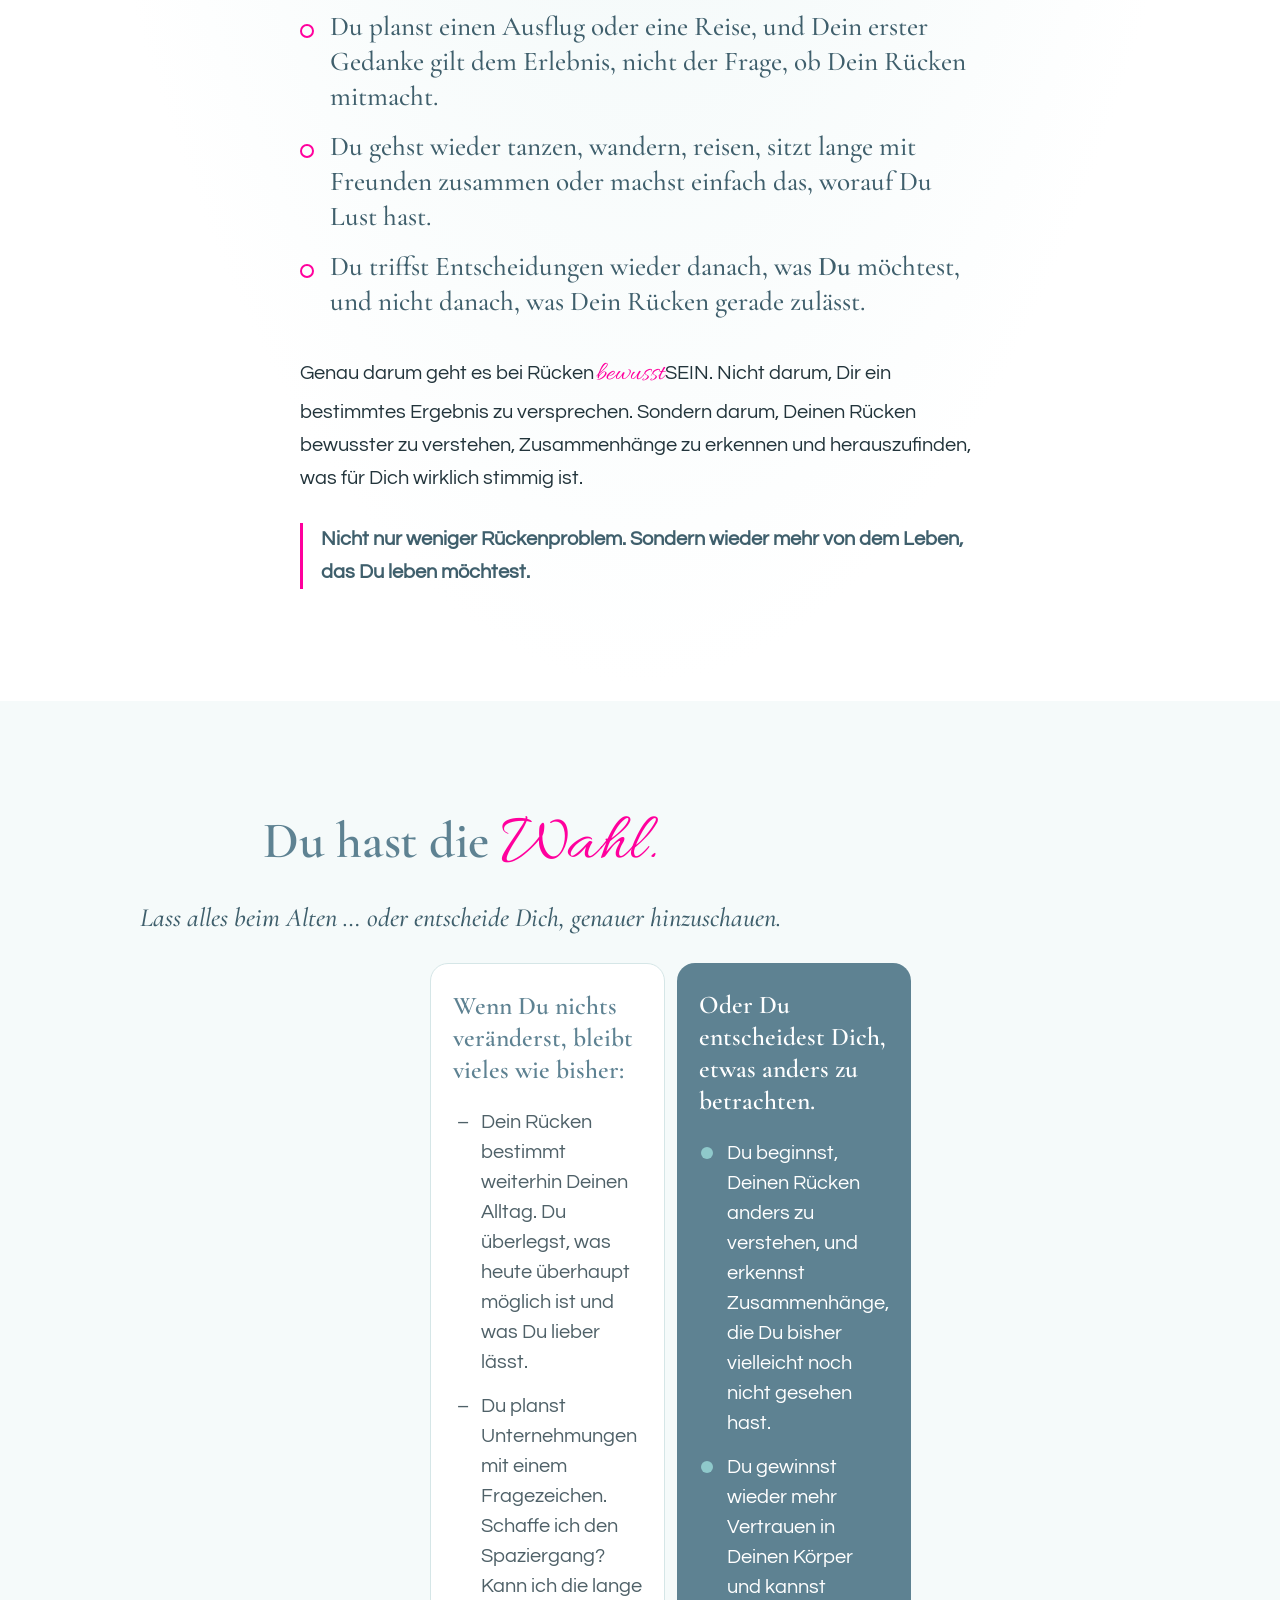
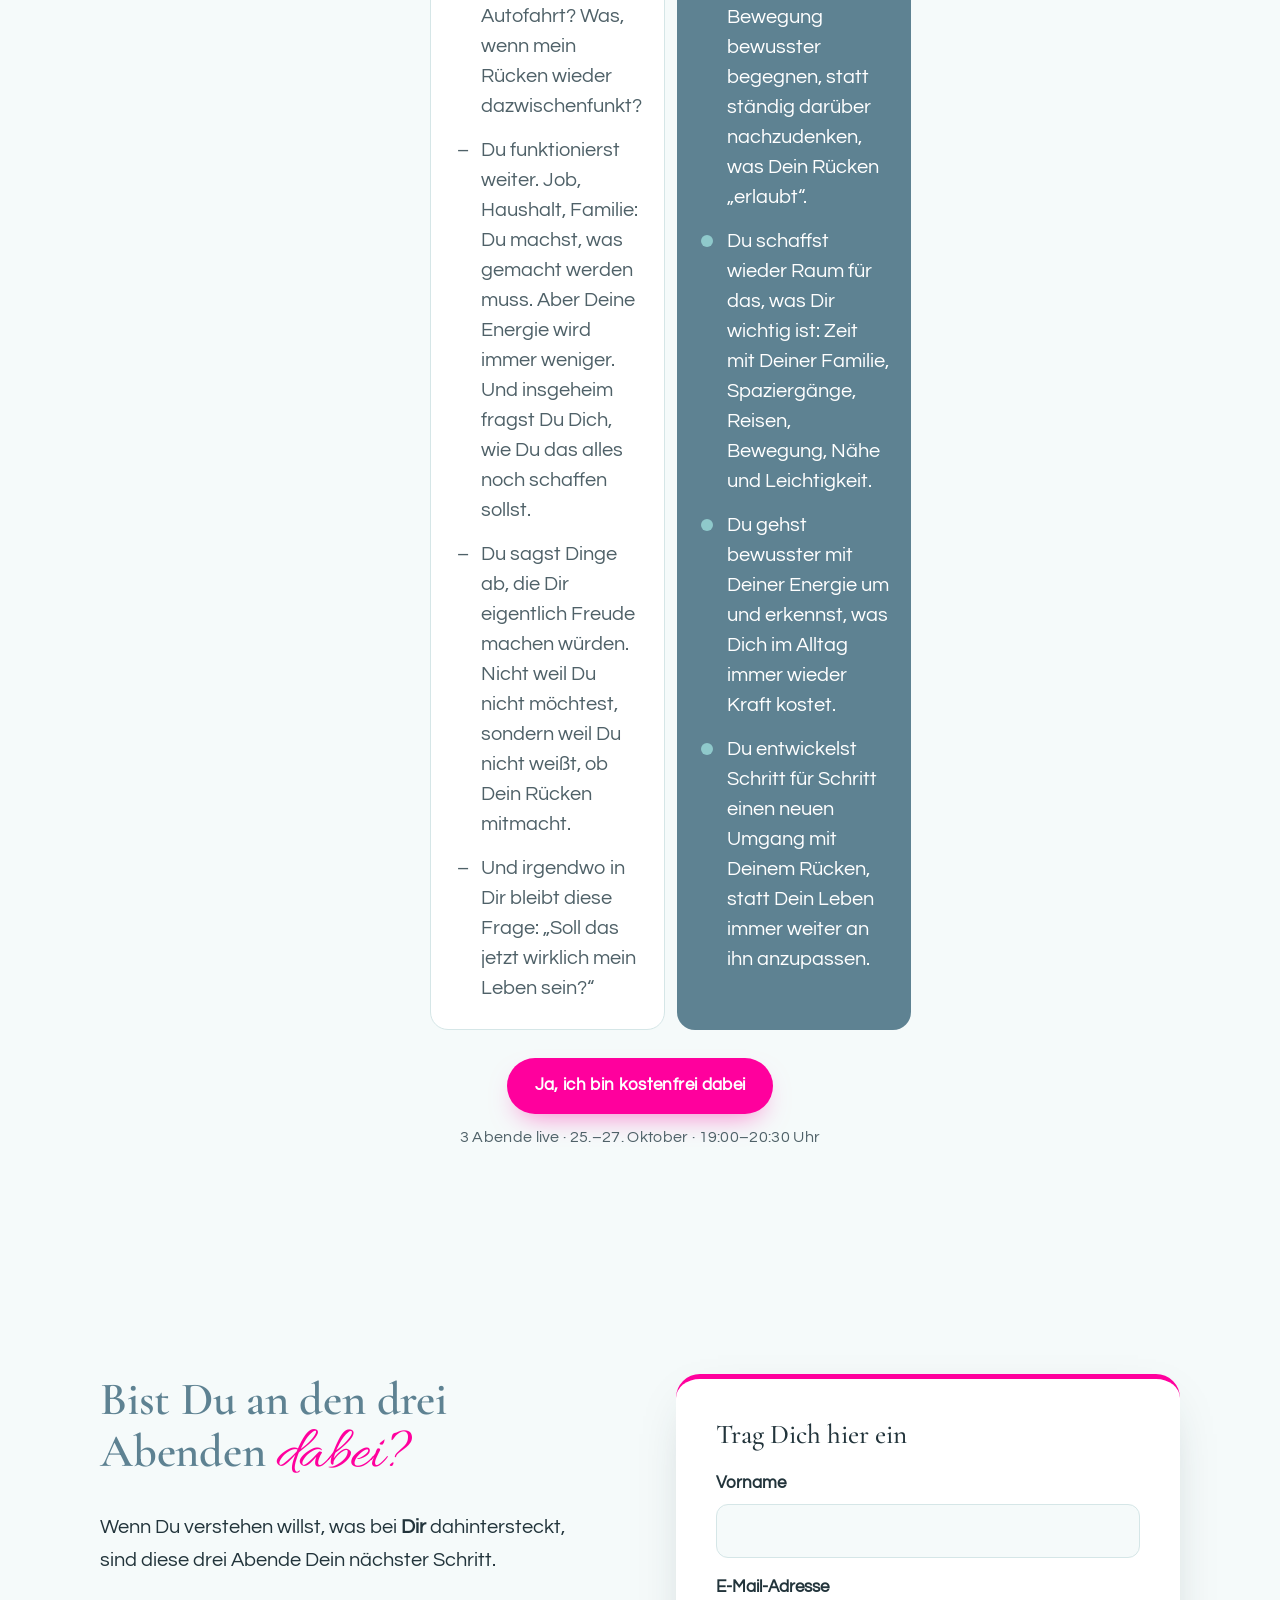
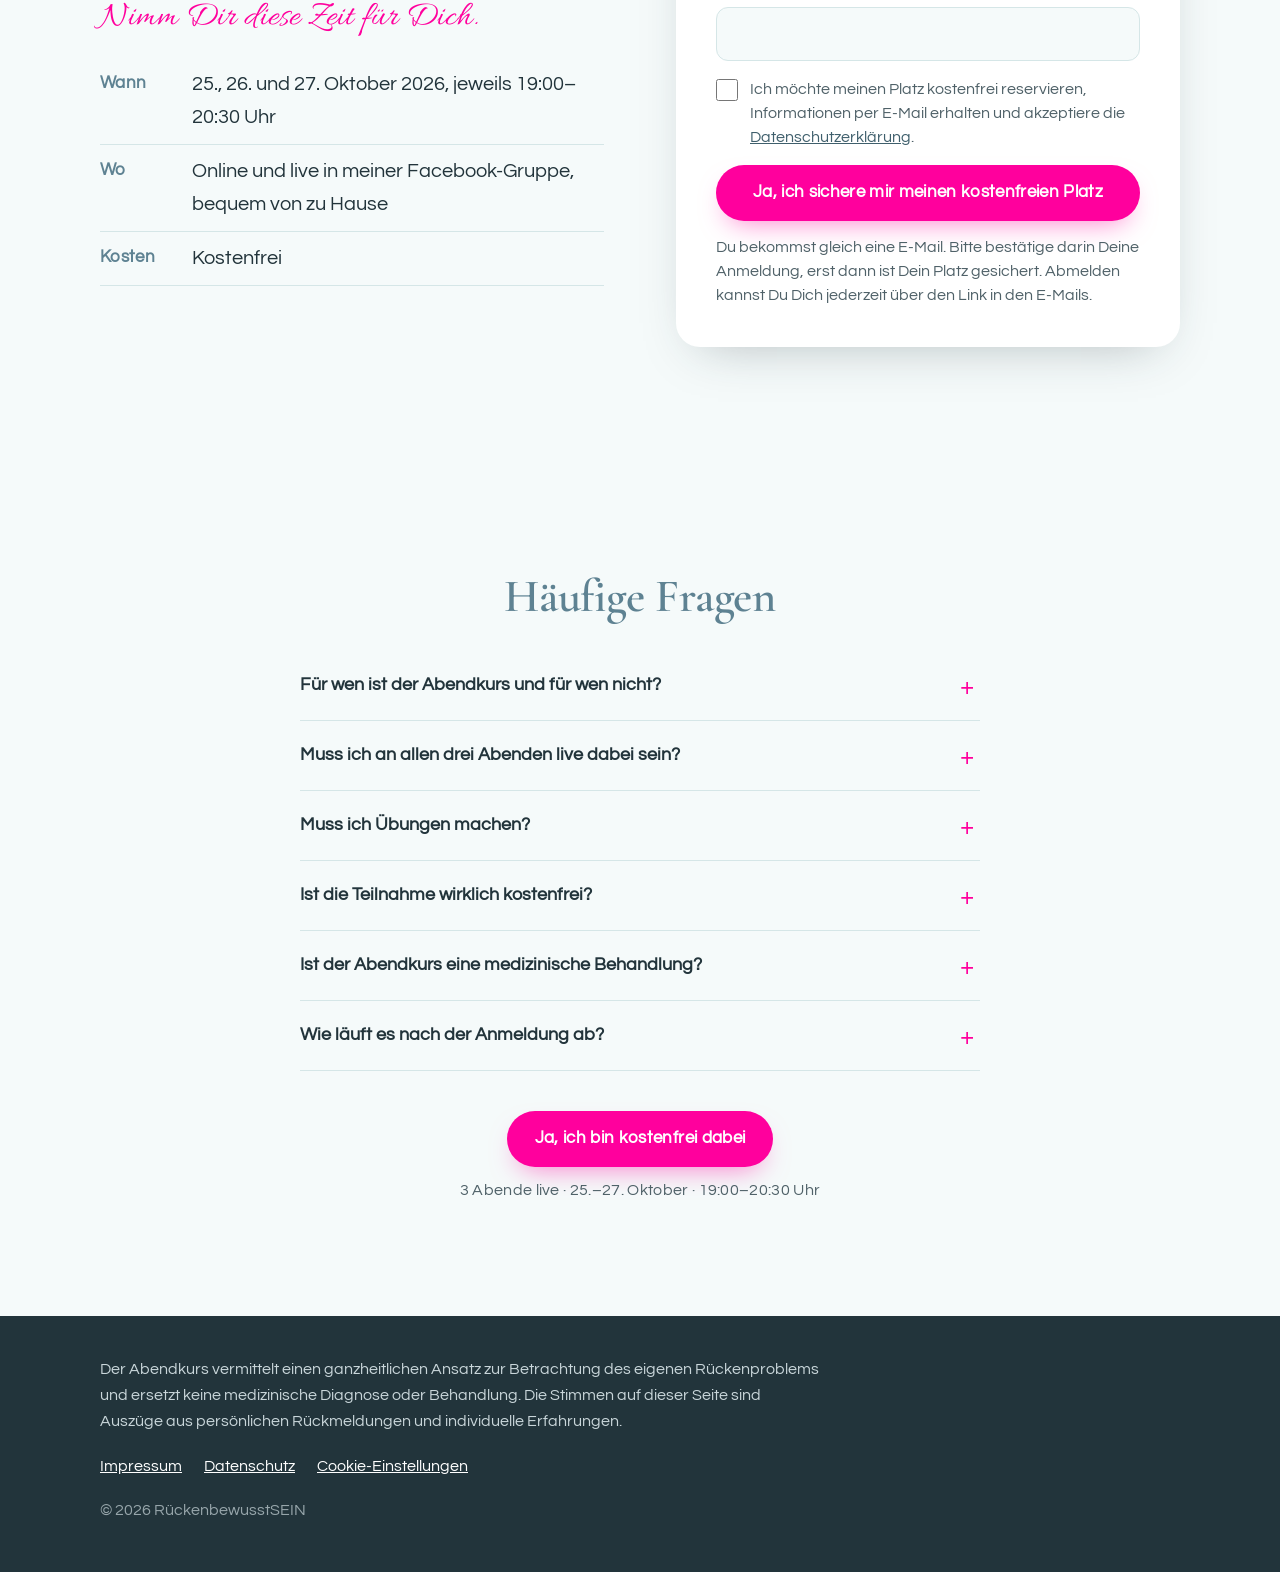
<file: variante-a.html>
<!doctype html>
<html lang="de">
<head>
  <meta charset="utf-8">
  <meta name="robots" content="noindex">
  <meta name="viewport" content="width=device-width, initial-scale=1">
  <title>Kostenfreier Online-Abendkurs mit Renée Rubin: Warum kommt Dein Rückenproblem immer wieder?</title>
  <meta name="description" content="3 Abende live und kostenfrei, 25.–27. Oktober 2026: Lerne Renées 7 Schlüssel kennen und finde Deinen persönlichen nächsten Schritt.">
  <meta name="theme-color" content="#5e8292">
  <meta name="color-scheme" content="light">
  <script>document.documentElement.className += " js";</script>

  <meta property="og:type" content="website">
  <meta property="og:locale" content="de_DE">
  <meta property="og:title" content="Kostenfreier Online-Abendkurs: Warum kommt Dein Rückenproblem immer wieder?">
  <meta property="og:description" content="Vielleicht fehlt Dir nicht die nächste Übung, sondern ein Zusammenhang. 3 Abende live, 25.–27. Oktober 2026, kostenfrei.">
  <meta property="og:image" content="https://abendkurs.rueckenbewusst-sein.de/assets/img/og-abendkurs.jpg">
  <meta property="og:image:width" content="1200">
  <meta property="og:image:height" content="630">

  <link rel="icon" href="/favicon.ico" sizes="any">
  <link rel="icon" href="/assets/img/favicon-48.png" type="image/png" sizes="48x48">
  <link rel="apple-touch-icon" href="/assets/img/apple-touch-icon.png">
  <link rel="stylesheet" href="/assets/fonts.css">
  <link rel="stylesheet" href="/assets/styles.css">
  <link rel="preload" as="image" href="/assets/img/renee-hero.jpg" media="(min-width: 900px)">
</head>
<body>

<a class="skip" href="#anmeldung">Direkt zur Anmeldung</a>

<header class="topbar">
  <div class="wrap topbar__inner">
    <span class="brand">Rücken<span class="brand__accent">bewusst</span>SEIN</span>
    <a class="topbar__cta" href="#anmeldung" data-cta="header"><span class="hide-s">Kostenfrei </span>dabei sein</a>
  </div>
</header>

<main>

  <!-- 1 HERO: was, für wen, Problem, Nutzen, wann, was tun -->
  <section class="hero" id="start">
    <div class="wrap hero__grid">
      <div class="hero__text">
        <p class="eyebrow">Kostenfreier Online-Abendkurs · 3 Abende live</p>
        <h1>Warum kommt Dein Rückenproblem <span class="script">immer wieder?</span></h1>
        <p class="lead">Du hast schon so viel für Deinen Rücken getan, und trotzdem wird er immer wieder zum Thema? Dann fehlt Dir vielleicht nicht die nächste Übung. Sondern das, was <strong>unbewusst</strong> dahintersteckt.</p>
        <ul class="herofacts">
          <li><svg viewBox="0 0 24 24" aria-hidden="true"><rect x="3" y="5" width="18" height="16" rx="2"/><path d="M3 10h18M8 3v4M16 3v4"/></svg><span><strong>25.–27. Oktober 2026</strong> · jeweils 19:00–20:30 Uhr · live online</span></li>
          <li><svg viewBox="0 0 24 24" aria-hidden="true"><circle cx="12" cy="8" r="4"/><path d="M4 21c1.5-4 4.5-6 8-6s6.5 2 8 6"/></svg><span>Für Frauen, die schon vieles ausprobiert haben</span></li>
          <li><svg viewBox="0 0 24 24" aria-hidden="true"><circle cx="7" cy="12" r="4"/><path d="M11 12h11M18 12v4M21 12v3"/></svg><span>Meine 7 Schlüssel und Dein persönlicher nächster Schritt</span></li>
        </ul>
        <div class="cta">
          <a class="btn" href="#anmeldung" data-cta="hero" id="hero-cta">Ja, ich bin kostenfrei dabei</a>
          <p class="cta__sub">Kostenfrei · live in meiner Facebook-Gruppe</p>
        </div>
        <p class="trust">
          <img src="/assets/img/renee-avatar.jpg" alt="" width="48" height="48">
          <span><strong>Renée Rubin</strong> · BewusstSEINs-Expertin für die Zusammenhänge hinter Deinem Rückenproblem</span>
        </p>
      </div>
      <figure class="hero__image">
        <img src="/assets/img/renee-hero.jpg" alt="Renée lächelt und reicht Dir einladend die Hand" width="900" height="1349" fetchpriority="high">
      </figure>
    </div>

  </section>

  <!-- 2 MEHR ALS DU WAHRNIMMST -->
  <section class="section section--soft">
    <div class="wrap narrow">
      <h2>Dein Rücken ist mehr als das, was Du an ihm wahrnimmst.</h2>
      <p class="subhead">Er kann Dir etwas zeigen, das Dir bisher vielleicht noch niemand erklärt hat.</p>
      <p>Du kennst Deinen Rücken als den Teil Deines Körpers, der sich verspannt, schmerzt oder Dich in Deinem Alltag ausbremst.</p>
      <p class="strong-q">Aber was, wenn Dein Rückenproblem nicht nur auf der körperlichen Ebene betrachtet werden sollte?</p>
      <p>Was Du denkst, fühlst und erlebst, wie Du mit Deiner Energie umgehst und wie Du Dein Leben gestaltest, kann Teil Deines persönlichen Gesamtbildes sein.</p>
      <p class="core-msg">Und dafür kannst Du nichts.</p>
      <p>Denn Du kannst nur mit dem arbeiten, was Du bisher wusstest und was Dir bisher gezeigt wurde.</p>
      <p>Wenn Dir niemand gezeigt hat, <strong>welche weiteren Zusammenhänge bei Deinem persönlichen Rückenproblem eine Rolle spielen können</strong>, konntest Du sie bisher auch nicht bewusst betrachten.</p>
    </div>
  </section>

  <!-- 3 DAS HAUS -->
  <section class="section section--house" id="haus">
    <div class="wrap narrow center">
      <p class="eyebrow eyebrow--light">Ein Bild aus meinem Abendkurs</p>
      <h2 class="display display--light">Was, wenn Du bisher nur <em>einen</em> Raum betrachtet hast?</h2>
      <p>Stell Dir Dein Rückenproblem wie ein Haus mit mehreren Räumen vor. Die meisten schauen zuerst in einen: den Körper. Wo ist die Verspannung? Welcher Muskel? Welche Übung fehlt noch?</p>
    </div>
    <div class="wrap">
      <figure class="house reveal">
        <svg viewBox="0 0 640 470" role="img" aria-labelledby="house-title">
          <title id="house-title">Ein Haus mit sieben Türen. Nur die Tür „Körper“ ist geöffnet, sechs weitere Türen sind noch verschlossen und haben ein Schlüsselloch.</title>
          <path class="house__outline" d="M40 190 L320 30 L600 190 M80 168 V440 H560 V168"/>
          <line class="house__floor" x1="80" y1="300" x2="560" y2="300"/>
          <!-- Obergeschoss: 3 verschlossene Türen -->
          <g class="door door--closed" style="--d:2" transform="translate(150 186)"><path d="M0 100V34a34 34 0 0 1 68 0v66z"/><path class="door__keyhole" d="M34 54a6 6 0 1 1-.01 0zM31 62h6l2.5 14h-11z"/></g>
          <g class="door door--closed" style="--d:3" transform="translate(286 186)"><path d="M0 100V34a34 34 0 0 1 68 0v66z"/><path class="door__keyhole" d="M34 54a6 6 0 1 1-.01 0zM31 62h6l2.5 14h-11z"/></g>
          <g class="door door--closed" style="--d:4" transform="translate(422 186)"><path d="M0 100V34a34 34 0 0 1 68 0v66z"/><path class="door__keyhole" d="M34 54a6 6 0 1 1-.01 0zM31 62h6l2.5 14h-11z"/></g>
          <!-- Erdgeschoss: Körper offen + 3 verschlossene Türen -->
          <g class="door door--open" style="--d:0" transform="translate(122 326)">
            <path class="door__glow" d="M0 100V34a34 34 0 0 1 68 0v66z"/>
            <path class="door__leaf" d="M0 100V34a34 34 0 0 1 22-32v108z"/>
          </g>
          <text class="door__label door__label--open" style="--d:0" x="156" y="462">KÖRPER</text>
          <g class="door door--closed" style="--d:5" transform="translate(231 326)"><path d="M0 100V34a34 34 0 0 1 68 0v66z"/><path class="door__keyhole" d="M34 54a6 6 0 1 1-.01 0zM31 62h6l2.5 14h-11z"/></g>
          <g class="door door--closed" style="--d:6" transform="translate(341 326)"><path d="M0 100V34a34 34 0 0 1 68 0v66z"/><path class="door__keyhole" d="M34 54a6 6 0 1 1-.01 0zM31 62h6l2.5 14h-11z"/></g>
          <g class="door door--closed" style="--d:7" transform="translate(450 326)"><path d="M0 100V34a34 34 0 0 1 68 0v66z"/><path class="door__keyhole" d="M34 54a6 6 0 1 1-.01 0zM31 62h6l2.5 14h-11z"/></g>
        </svg>
      </figure>
    </div>
    <div class="wrap narrow center">
      <p class="house__q">Doch was befindet sich hinter den anderen Türen?</p>
      <p class="house__note">Das heißt nicht, dass Dein Rücken „aus dem Kopf“ kommt. Es heißt: Wenn Du verstehen willst, warum Dein Rückenproblem immer wieder zum Thema wird, lohnt es sich, mehr als einen Raum zu betrachten.</p>
      <figure class="voice voice--onDark reveal">
        <blockquote>„Ich hätte nie gedacht, dass mein Rückenleiden auf mehreren Ebenen verwurzelt ist. […] Ich fühle mich aufrechter, klarer und so viel verbundener mit mir.“</blockquote>
        <figcaption>Heidi R., 46, Lehrerin aus Südtirol</figcaption>
      </figure>
      <div class="cta">
        <a class="btn" href="#anmeldung" data-cta="haus">Ja, ich bin kostenfrei dabei</a>
        <p class="cta__sub">3 Abende live · 25.–27. Oktober · 19:00–20:30 Uhr</p>
      </div>
    </div>
  </section>

  <!-- 4 DAS GANZE IN DEN BLICK NEHMEN -->
  <section class="section">
    <div class="wrap narrow">
      <p class="eyebrow">Genau hier setzt mein Ansatz an</p>
      <p>Aus über 17 Jahren Erfahrung mit Körper, Bewegung und ganzheitlicher Begleitung habe ich eine klare Methode entwickelt, mit der wir Dein Rückenproblem nicht nur dort betrachten, wo Du es wahrnimmst.</p>
      <h2 class="display">Sondern <span class="script">das Ganze</span> in den Blick nehmen.</h2>
      <p class="core-msg">Denn Du kannst nicht verändern, was Du noch nicht erkannt hast.</p>
      <p>Und genau deshalb geht es nicht darum, noch mehr Informationen zu sammeln oder die nächste Methode auszuprobieren.</p>
      <p><strong>Es geht darum, einen roten Faden zu bekommen:</strong></p>
      <ul class="inner reveal">
        <li>Was spielt bei Dir eine Rolle?</li>
        <li>Was ist vielleicht schon lange unbewusst aktiv?</li>
        <li>Welche Ebenen hast Du bisher noch nicht betrachtet?</li>
        <li>Und wo lohnt es sich für Dich, genauer hinzuschauen?</li>
      </ul>
      <p class="house__a house__a--light">Dafür gibt es die 7 Schlüssel.</p>
    </div>
  </section>

  <!-- 5 DIE 7 SCHLÜSSEL -->
  <section class="section">
    <div class="wrap narrow center">
      <div class="keys reveal" aria-hidden="true">
        <svg viewBox="0 0 64 24" style="--k:0"><circle cx="10" cy="12" r="7"/><path d="M17 12h44M50 12v7M56 12v5"/></svg>
        <svg viewBox="0 0 64 24" style="--k:1"><circle cx="10" cy="12" r="7"/><path d="M17 12h44M50 12v7M56 12v5"/></svg>
        <svg viewBox="0 0 64 24" style="--k:2"><circle cx="10" cy="12" r="7"/><path d="M17 12h44M50 12v7M56 12v5"/></svg>
        <svg viewBox="0 0 64 24" style="--k:3"><circle cx="10" cy="12" r="7"/><path d="M17 12h44M50 12v7M56 12v5"/></svg>
        <svg viewBox="0 0 64 24" style="--k:4"><circle cx="10" cy="12" r="7"/><path d="M17 12h44M50 12v7M56 12v5"/></svg>
        <svg viewBox="0 0 64 24" style="--k:5"><circle cx="10" cy="12" r="7"/><path d="M17 12h44M50 12v7M56 12v5"/></svg>
        <svg viewBox="0 0 64 24" style="--k:6"><circle cx="10" cy="12" r="7"/><path d="M17 12h44M50 12v7M56 12v5"/></svg>
      </div>
      <p class="eyebrow">Meine Methode</p>
      <h2 class="display">Die 7 <span class="script">Schlüssel</span></h2>
      <p>Mit meiner Methode betrachtest Du Dein persönliches Rückenthema bewusst auf mehreren Ebenen. Schritt für Schritt, mit einem klaren Plan statt im Rätselraten.</p>
      <ol class="compass" aria-label="Die Logik der 7 Schlüssel">
        <li><strong>Woher?</strong><span>Was spielt bei Dir hinein?</span></li>
        <li><strong>Wo?</strong><span>Auf welchen Ebenen zeigt es sich?</span></li>
        <li><strong>Wohin?</strong><span>Wie soll Dein Leben wieder aussehen?</span></li>
      </ol>
      <p class="compass__note">Welche 7 Schlüssel das sind und wie sie zusammenhängen, zeige ich Dir im Abendkurs.</p>
    </div>
  </section>

  <!-- 6 DIE DREI ABENDE ALS REISE -->
  <section class="section section--soft">
    <div class="wrap narrow">
      <p class="eyebrow center">3 Abende, ein roter Faden</p>
      <h2 class="center">Drei Abende, die aufeinander aufbauen</h2>
      <ol class="journey">
        <li class="reveal">
          <p class="journey__day">Abend 1 · So, 25. Oktober</p>
          <h3>Erkennen &amp; entschlüsseln</h3>
          <p class="journey__q">Warum kommt mein Rückenproblem immer wieder?</p>
          <p>Du erkennst: So, wie Du bisher auf Deinen Schmerz geschaut hast, kommst Du möglicherweise nicht weiter. Und Du beginnst, die Information hinter dem Schmerz zu entschlüsseln.</p>
        </li>
        <li class="reveal">
          <p class="journey__day">Abend 2 · Mo, 26. Oktober</p>
          <h3>Bewusst verstehen</h3>
          <p class="journey__q">Womit ist mein Rücken noch verbunden?</p>
          <p>Du siehst: Es gibt mehrere Ebenen und Zusammenhänge, und dafür braucht es einen anderen Blick. Mit den 7 Schlüsseln verstehst Du endlich, womit Dein Rücken noch verbunden ist.</p>
        </li>
        <li class="reveal">
          <p class="journey__day">Abend 3 · Di, 27. Oktober</p>
          <h3>Rücken ausrichten</h3>
          <p class="journey__q">Wie setze ich das für mich um?</p>
          <p>Du weißt jetzt, worum es bei Dir geht. Jetzt brauchst Du einen Weg, das für Dich umzusetzen. Ich zeige Dir, wie dieser Weg aussehen kann und wie ich Dich dabei begleiten kann.</p>
        </li>
      </ol>
      <p class="accent-line">Jeder Abend baut auf dem vorherigen auf. Plane Dir am besten alle drei ein. Das ist kein Abend mit ein paar netten Impulsen. Es ist der rote Faden, der Dir vielleicht bisher gefehlt hat.</p>
      <figure class="voice reveal">
        <blockquote>„Du hast mir nicht nur Mut gemacht, sondern mir gezeigt, wie tief mein Körper mit meinem ganzen Leben verbunden ist.“</blockquote>
        <figcaption>Julia W., 51, aus Hannover</figcaption>
      </figure>
      <div class="cta center">
        <a class="btn" href="#anmeldung" data-cta="abende">Ja, ich bin kostenfrei dabei</a>
        <p class="cta__sub">3 Abende live · 25.–27. Oktober · 19:00–20:30 Uhr</p>
      </div>
    </div>
  </section>

  <!-- 7 ÜBER RENÉE -->
  <section class="section" id="renee">
    <div class="wrap about">
      <figure class="about__image">
        <img src="/assets/img/renee-portrait.jpg" alt="Renée hockt barfuß am Strand, eine Hand auf dem Herzen, und schaut Dich an" width="800" height="1199" loading="lazy">
      </figure>
      <div class="about__text">
        <p class="eyebrow">Über mich</p>
        <h2>Warum ich anders auf Deinen Rücken schaue</h2>
        <p>Ich bin Renée Rubin, Expertin für Rücken<span class="brand__accent">bewusst</span>SEIN. Seit über 17 Jahren beschäftige ich mich mit Rückenthemen und ihrer Verbindung zum Leben.</p>
        <div class="combo">
          <div>
            <p class="combo__title">Ich komme vom Körper</p>
            <p>Medizinische Trainingstherapie, Sporttherapie in der Reha, Trainerin in Mutter-Kind-Kuren, Familienzentren und beim NDR</p>
          </div>
          <div>
            <p class="combo__title">Und ich kenne, was der Körper allein nicht erklärt</p>
            <p>Multidimensional Causal Coach, Bewusstseins-Trainerin, Dual-Embodyalignment, Lebensenergie-Lenkung, Emotional-Release-Mentorin, Authentic-me-Coach</p>
          </div>
          <div>
            <p class="combo__title">Daraus habe ich entwickelt</p>
            <p>Pionierin des Rückenheil Code (multidimensionale Codierungstechnik), Entwicklerin des DIMENSIONALEN Trainings und des SEINS CODE, Mentorin der Community Rückenheldinnen</p>
          </div>
        </div>
        <p>In meiner Arbeit mit Frauen sehe ich immer wieder: Wer nur auf den Körper schaut, übersieht manchmal das Entscheidende. Wer nur auf Gedanken und Gefühle schaut, verliert den Körper aus dem Blick.</p>
        <p class="small">Studium in Bozen und London</p>
        <figure class="voice voice--small reveal">
          <blockquote>„Sie ist nicht nur eine Rückenexpertin, sondern auch eine tiefgehende Persönlichkeit.“</blockquote>
          <figcaption>Jennifer Z., Bauleiterin aus Zürich</figcaption>
        </figure>
      </div>
    </div>
  </section>

  <!-- 8 ZUKUNFTSBILD -->
  <section class="section section--future">
    <figure class="future__image wrap">
      <img src="/assets/img/renee-weite.jpg" alt="Renée am Strand mit weit geöffneten Armen" width="1600" height="1067" loading="lazy">
    </figure>
    <div class="wrap narrow">
      <h2 class="display center">Stell Dir vor, Dein Rücken bestimmt <span class="script">nicht mehr,</span> was Du Dir zutraust.</h2>
      <ul class="future-list reveal">
        <li>Du sagst spontan zu einer Einladung, ohne vorher zu überlegen, wie lange Du sitzen, stehen oder durchhalten kannst.</li>
        <li>Du planst einen Ausflug oder eine Reise, und Dein erster Gedanke gilt dem Erlebnis, nicht der Frage, ob Dein Rücken mitmacht.</li>
        <li>Du gehst wieder tanzen, wandern, reisen, sitzt lange mit Freunden zusammen oder machst einfach das, worauf Du Lust hast.</li>
        <li>Du triffst Entscheidungen wieder danach, was <strong>Du</strong> möchtest, und nicht danach, was Dein Rücken gerade zulässt.</li>
      </ul>
      <p>Genau darum geht es bei Rücken<span class="brand__accent">bewusst</span>SEIN. Nicht darum, Dir ein bestimmtes Ergebnis zu versprechen. Sondern darum, Deinen Rücken bewusster zu verstehen, Zusammenhänge zu erkennen und herauszufinden, was für Dich wirklich stimmig ist.</p>
      <p class="accent-line">Nicht nur weniger Rückenproblem. Sondern wieder mehr von dem Leben, das Du leben möchtest.</p>
    </div>
  </section>

  <!-- 9 DU HAST DIE WAHL -->
  <section class="section section--soft">
    <div class="wrap">
      <div class="narrow center choice__intro">
        <h2 class="display">Du hast die <span class="script">Wahl.</span></h2>
        <p class="subhead">Lass alles beim Alten … oder entscheide Dich, genauer hinzuschauen.</p>
      </div>
      <div class="choice">
        <div class="choice__col choice__col--old">
          <p class="choice__title">Wenn Du nichts veränderst, bleibt vieles wie bisher:</p>
          <ul>
            <li>Dein Rücken bestimmt weiterhin Deinen Alltag. Du überlegst, was heute überhaupt möglich ist und was Du lieber lässt.</li>
            <li>Du planst Unternehmungen mit einem Fragezeichen. Schaffe ich den Spaziergang? Kann ich die lange Autofahrt? Was, wenn mein Rücken wieder dazwischenfunkt?</li>
            <li>Du funktionierst weiter. Job, Haushalt, Familie: Du machst, was gemacht werden muss. Aber Deine Energie wird immer weniger. Und insgeheim fragst Du Dich, wie Du das alles noch schaffen sollst.</li>
            <li>Du sagst Dinge ab, die Dir eigentlich Freude machen würden. Nicht weil Du nicht möchtest, sondern weil Du nicht weißt, ob Dein Rücken mitmacht.</li>
            <li>Und irgendwo in Dir bleibt diese Frage: „Soll das jetzt wirklich mein Leben sein?“</li>
          </ul>
        </div>
        <div class="choice__col choice__col--new">
          <p class="choice__title">Oder Du entscheidest Dich, etwas anders zu betrachten.</p>
          <ul>
            <li>Du beginnst, Deinen Rücken anders zu verstehen, und erkennst Zusammenhänge, die Du bisher vielleicht noch nicht gesehen hast.</li>
            <li>Du gewinnst wieder mehr Vertrauen in Deinen Körper und kannst Bewegung bewusster begegnen, statt ständig darüber nachzudenken, was Dein Rücken „erlaubt“.</li>
            <li>Du schaffst wieder Raum für das, was Dir wichtig ist: Zeit mit Deiner Familie, Spaziergänge, Reisen, Bewegung, Nähe und Leichtigkeit.</li>
            <li>Du gehst bewusster mit Deiner Energie um und erkennst, was Dich im Alltag immer wieder Kraft kostet.</li>
            <li>Du entwickelst Schritt für Schritt einen neuen Umgang mit Deinem Rücken, statt Dein Leben immer weiter an ihn anzupassen.</li>
          </ul>
        </div>
      </div>
      <div class="cta center">
        <a class="btn" href="#anmeldung" data-cta="wahl">Ja, ich bin kostenfrei dabei</a>
        <p class="cta__sub">3 Abende live · 25.–27. Oktober · 19:00–20:30 Uhr</p>
      </div>
    </div>
  </section>

  <!-- 10 ANMELDUNG -->
  <section class="section signup" id="anmeldung">
    <div class="wrap signup__grid">
      <div class="signup__text">
        <h2>Bist Du an den drei Abenden <span class="script">dabei?</span></h2>
        <p>Wenn Du verstehen willst, was bei <strong>Dir</strong> dahintersteckt, sind diese drei Abende Dein nächster Schritt.</p>
        <p class="accent-script">Nimm Dir diese Zeit für Dich.</p>
        <dl class="facts">
          <div><dt>Wann</dt><dd>25., 26. und 27. Oktober 2026, jeweils 19:00–20:30 Uhr</dd></div>
          <div><dt>Wo</dt><dd>Online und live in meiner Facebook-Gruppe, bequem von zu Hause</dd></div>
          <div><dt>Kosten</dt><dd>Kostenfrei</dd></div>
        </dl>
      </div>

      <div class="signup__card">
        <p class="signup__cardtitle">Trag Dich hier ein</p>
        <form id="signup-form" class="form" method="POST" novalidate
              action="https://5cc45ce8.sibforms.com/serve/[base64]">
          <!-- Brevo-Formular "Abendkurs" (aus Renées Embed-Code, 04.10.2026). Felder: VORNAME, EMAIL, OPT_IN; NACHNAME optional, hier weggelassen. -->
          <div class="field">
            <label for="f-vorname">Vorname</label>
            <input id="f-vorname" name="VORNAME" type="text" autocomplete="given-name" required maxlength="60">
          </div>
          <div class="field">
            <label for="f-email">E-Mail-Adresse</label>
            <input id="f-email" name="EMAIL" type="email" autocomplete="email" inputmode="email" required maxlength="200">
          </div>
          <div class="field field--check">
            <input id="f-optin" name="OPT_IN" type="checkbox" value="1" required>
            <label for="f-optin">Ich möchte meinen Platz kostenfrei reservieren, Informationen per E-Mail erhalten und akzeptiere die <a href="https://mein.rueckenbewusst-sein.de/datenschutzerklaerung/" target="_blank" rel="noopener">Datenschutzerklärung</a>.</label>
          </div>
          <!-- reCAPTCHA aus dem Brevo-Formular; wird erst bei Interaktion geladen (siehe main.js) -->
          <div class="field field--captcha" id="f-captcha" hidden></div>
          <!-- Brevo-Honeypot und Sprache, wie im Brevo-Embed -->
          <input class="hp" type="text" name="email_address_check" value="" tabindex="-1" autocomplete="off" aria-hidden="true">
          <input type="hidden" name="locale" value="de">
          <button class="btn btn--block" type="submit">Ja, ich sichere mir meinen kostenfreien Platz</button>
          <p class="form__msg" role="alert" aria-live="polite"></p>
          <p class="form__hint">Du bekommst gleich eine E-Mail. Bitte bestätige darin Deine Anmeldung, erst dann ist Dein Platz gesichert. Abmelden kannst Du Dich jederzeit über den Link in den E-Mails.</p>
        </form>
      </div>
    </div>
  </section>

  <!-- 11 FAQ -->
  <section class="section section--soft" id="faq">
    <div class="wrap narrow">
      <h2 class="center">Häufige Fragen</h2>
      <div class="faq">
        <details>
          <summary>Für wen ist der Abendkurs und für wen nicht?</summary>
          <p>Für Frauen, deren Rücken immer wieder zum Thema wird, die schon einiges ausprobiert haben und verstehen möchten, was bei ihnen dahintersteckt.</p>
          <p>Er ersetzt keine ärztliche Abklärung. Neue, starke oder ungewöhnliche Beschwerden lass bitte zuerst medizinisch untersuchen.</p>
        </details>
        <details>
          <summary>Muss ich an allen drei Abenden live dabei sein?</summary>
          <p>Am besten ja. Die Abende bauen aufeinander auf. Plane Dir deshalb alle drei Termine fest ein: 25., 26. und 27. Oktober, jeweils 19:00–20:30 Uhr.</p>
        </details>
        <details>
          <summary>Muss ich Übungen machen?</summary>
          <p>Nein. Im Mittelpunkt steht nicht die nächste Übung, sondern Dein Verständnis.</p>
        </details>
        <details>
          <summary>Ist die Teilnahme wirklich kostenfrei?</summary>
          <p>Ja, kostenfrei und unverbindlich. Im Abendkurs bekommst Du einen Einblick in die Landkarte und das System der 7 Schlüssel. Die individuelle Entschlüsselung und die tiefere Veränderungsarbeit sind Teil meiner persönlichen Begleitung. Am Ende erfährst Du, wie das aussieht. Ob Du das möchtest, entscheidest allein Du.</p>
        </details>
        <details>
          <summary>Ist der Abendkurs eine medizinische Behandlung?</summary>
          <p>Nein. Er vermittelt einen ganzheitlichen Ansatz zur Betrachtung des eigenen Rückenproblems und ersetzt keine medizinische Diagnose oder Behandlung.</p>
        </details>
        <details>
          <summary>Wie läuft es nach der Anmeldung ab?</summary>
          <p>Du bestätigst Deine Anmeldung per E-Mail und trittst meiner Facebook-Gruppe bei. Dafür brauchst Du ein Facebook-Konto. Dort treffen wir uns live, am 25., 26. und 27. Oktober, jeweils 19:00–20:30 Uhr.</p>
        </details>
      </div>
      <div class="cta center">
        <a class="btn" href="#anmeldung" data-cta="faq">Ja, ich bin kostenfrei dabei</a>
        <p class="cta__sub">3 Abende live · 25.–27. Oktober · 19:00–20:30 Uhr</p>
      </div>
    </div>
  </section>

</main>

<footer class="footer">
  <div class="wrap">
    <p class="footer__disclaimer">Der Abendkurs vermittelt einen ganzheitlichen Ansatz zur Betrachtung des eigenen Rückenproblems und ersetzt keine medizinische Diagnose oder Behandlung. Die Stimmen auf dieser Seite sind Auszüge aus persönlichen Rückmeldungen und individuelle Erfahrungen.</p>
    <nav class="footer__links" aria-label="Rechtliches">
      <a href="https://mein.rueckenbewusst-sein.de/impressum">Impressum</a>
      <a href="https://mein.rueckenbewusst-sein.de/datenschutzerklaerung/">Datenschutz</a>
      <button type="button" class="linklike js-consent-open">Cookie-Einstellungen</button>
    </nav>
    <p class="footer__copy">© <span class="js-year">2026</span> RückenbewusstSEIN</p>
  </div>
</footer>

<a class="stickycta" href="#anmeldung" data-cta="sticky" aria-hidden="true" tabindex="-1">Ja, ich bin kostenfrei dabei</a>

<div class="consent" id="consent" hidden role="dialog" aria-labelledby="consent-title" aria-modal="false">
  <p id="consent-title" class="consent__title">Darf ich Cookies verwenden?</p>
  <p>Ich nutze den Meta Pixel, um zu verstehen, ob meine Anzeigen Dich erreichen. Das geschieht nur mit Deiner Zustimmung. Mehr in der <a href="https://mein.rueckenbewusst-sein.de/datenschutzerklaerung/" target="_blank" rel="noopener">Datenschutzerklärung</a>.</p>
  <div class="consent__actions">
    <button type="button" class="btn btn--ghost js-consent-deny">Nur notwendige</button>
    <button type="button" class="btn btn--small js-consent-accept">Alle akzeptieren</button>
  </div>
</div>

<script src="/assets/tracking.js" defer></script>
<script src="/assets/main.js" defer></script>
</body>
</html>
</file>
<file: assets/fonts.css>
/* Schriften lokal, keine Verbindung zu Google (SIL Open Font License) */
@font-face { font-family: "Allura"; src: url("/assets/fonts/allura-latin-400-normal.woff2") format("woff2"); font-weight: 400; font-style: normal; font-display: swap; }
@font-face { font-family: "Questrial"; src: url("/assets/fonts/questrial-latin-400-normal.woff2") format("woff2"); font-weight: 400; font-style: normal; font-display: swap; }
@font-face { font-family: "Cormorant Garamond"; src: url("/assets/fonts/cormorant-garamond-latin-500-normal.woff2") format("woff2"); font-weight: 500; font-style: normal; font-display: swap; }
@font-face { font-family: "Cormorant Garamond"; src: url("/assets/fonts/cormorant-garamond-latin-500-italic.woff2") format("woff2"); font-weight: 500; font-style: italic; font-display: swap; }
@font-face { font-family: "Cormorant Garamond"; src: url("/assets/fonts/cormorant-garamond-latin-600-normal.woff2") format("woff2"); font-weight: 600; font-style: normal; font-display: swap; }
@font-face { font-family: "Cormorant Garamond"; src: url("/assets/fonts/cormorant-garamond-latin-600-italic.woff2") format("woff2"); font-weight: 600; font-style: italic; font-display: swap; }
</file>
<file: assets/styles.css>
/* RückenbewusstSEIN – Abendkurs-Landingpage
   Marke: Petrol #5e8292 · Mittelblau #8fc9cb · Highlight Pink #ff009d
   Schrift: Century Gothic (Fallback Questrial) · Headlines Cormorant Garamond · Akzent Allura (Renées Wahl folgt) */

:root {
  color-scheme: light;
  --petrol: #5e8292;
  --petrol-deep: #3f5f6c;
  --blau: #8fc9cb;
  --blau-soft: #e8f4f4;
  --pink: #ff009d;
  --pink-deep: #d6007f;
  --ink: #22343b;
  --muted: #5b6d74;
  --line: #d5e6e7;
  --bg: #ffffff;
  --bg-soft: #f5fafa;

  --font-body: "Century Gothic", "CenturyGothic", Questrial, "Avenir Next", "Segoe UI", sans-serif;
  --font-head: "Cormorant Garamond", "Cormorant", Georgia, serif;
  --font-script: "Allura", "Brittany Signature", cursive;

  --radius: 18px;
  --shadow: 0 18px 50px -24px rgba(34, 52, 59, .35);
  --gutter: 20px;
}

*, *::before, *::after { box-sizing: border-box; }
html { scroll-behavior: smooth; -webkit-text-size-adjust: 100%; }
@media (prefers-reduced-motion: reduce) { html { scroll-behavior: auto; } }
body {
  margin: 0;
  background: var(--bg);
  color: var(--ink);
  font-family: var(--font-body);
  font-size: 1.1875rem;
  line-height: 1.65;
  -webkit-font-smoothing: antialiased;
  overflow-x: hidden;
}
img, svg { display: block; max-width: 100%; }
img { height: auto; }
a { color: var(--petrol-deep); }
p { margin: 0 0 1em; }
h1, h2, h3 { font-family: var(--font-head); font-weight: 600; line-height: 1.12; margin: 0 0 .6em; color: var(--petrol); letter-spacing: -.005em; }
h1 { font-size: clamp(2.3rem, 7.2vw, 4rem); }
.script { font-family: var(--font-script); font-weight: 400; font-style: normal; color: var(--pink); font-size: 1.32em; line-height: .9; letter-spacing: 0; }
@media (min-width: 900px) { body { font-size: 1.25rem; } }
h2 { font-size: clamp(1.9rem, 5.2vw, 2.9rem); }
h3 { font-size: 1.6rem; }
em { font-style: italic; color: var(--petrol); }
strong { font-weight: 700; }

.wrap { width: 100%; max-width: 1120px; margin: 0 auto; padding: 0 var(--gutter); }
.narrow { max-width: 720px; }
.center { text-align: center; }
.skip { position: absolute; left: -999px; top: 0; background: var(--ink); color: #fff; padding: 8px 14px; z-index: 100; }
.skip:focus { left: 8px; top: 8px; }

/* ---------- Buttons ---------- */
.btn {
  display: inline-flex; align-items: center; justify-content: center;
  min-height: 56px; padding: 16px 28px;
  background: var(--pink); color: #fff;
  font-family: var(--font-body); font-weight: 700; font-size: 1.05rem; letter-spacing: .02em; line-height: 1.3;
  text-decoration: none; text-align: center;
  border: 0; border-radius: 999px; cursor: pointer;
  box-shadow: 0 12px 28px -12px rgba(255, 0, 157, .55);
  transition: background .2s, transform .2s, box-shadow .2s;
}
.btn:hover { background: var(--pink-deep); transform: translateY(-1px); }
.btn:focus-visible, a:focus-visible, button:focus-visible, summary:focus-visible, input:focus-visible { outline: 3px solid var(--petrol); outline-offset: 3px; }
.btn--block { width: 100%; }
.btn--small { min-height: 46px; padding: 10px 20px; font-size: .9rem; box-shadow: none; }
.btn--ghost { background: transparent; color: var(--ink); border: 1.5px solid var(--ink); min-height: 46px; padding: 10px 20px; font-size: .9rem; box-shadow: none; }
.btn--ghost:hover { background: var(--ink); color: #fff; }
.btn[disabled] { opacity: .7; cursor: progress; transform: none; }
.linklike { background: none; border: 0; padding: 0; font: inherit; color: inherit; text-decoration: underline; cursor: pointer; }

/* ---------- Topbar ---------- */
.topbar { position: sticky; top: 0; z-index: 30; background: rgba(255,255,255,.92); backdrop-filter: blur(8px); border-bottom: 1px solid var(--line); }
.topbar__inner { display: flex; align-items: center; justify-content: space-between; min-height: 58px; }
.brand { font-family: var(--font-body); font-weight: 700; letter-spacing: .04em; color: var(--petrol-deep); font-size: 1.02rem; }
.brand__accent { font-family: var(--font-script); font-weight: 400; color: var(--pink); font-size: 1.35em; letter-spacing: 0; padding: 0 .06em; text-transform: none; }
.topbar__cta { white-space: nowrap; font-size: .9rem; font-weight: 700; letter-spacing: .02em; color: var(--pink); text-decoration: none; border: 1.5px solid var(--pink); border-radius: 999px; padding: 7px 14px; }
.topbar__cta:hover { background: var(--pink); color: #fff; }

/* ---------- Eyebrow & typo helpers ---------- */
.eyebrow { display: flex; align-items: center; gap: 12px; margin: 0 0 18px; font-size: .95rem; font-weight: 700; letter-spacing: .02em; color: var(--petrol); }
.center .eyebrow, .eyebrow.center { justify-content: center; }
.eyebrow--light { color: var(--blau); }
.lead { font-size: 1.2rem; color: var(--muted); max-width: 34em; }
.microline { margin: 14px 0 0; font-size: .9rem; color: var(--muted); letter-spacing: .02em; }
.display { font-size: clamp(2.05rem, 5.8vw, 3.2rem); text-wrap: balance; }
h2 { text-wrap: balance; }
.display em { display: inline; }
.display--light, .display--light em { color: #fff; }
.display--light em { color: var(--blau); }
.quote-inline { font-family: var(--font-head); font-style: italic; font-size: 1.6rem; color: var(--petrol-deep); margin: .4em 0 .8em; }
.turn { font-weight: 700; color: var(--petrol); letter-spacing: .02em; font-size: .9rem; margin-top: 1.6em; }
.strong-q { font-family: var(--font-head); font-size: 1.55rem; line-height: 1.3; color: var(--ink); }
.accent-line { margin-top: 1.4em; margin-bottom: 0; padding-left: 18px; border-left: 3px solid var(--pink); font-weight: 700; color: var(--petrol-deep); }
.center .accent-line { border-left: 0; padding-left: 0; }
.accent-script { font-family: var(--font-script); font-size: 2.2rem; color: var(--pink); line-height: 1.2; margin: .4em 0 .8em; }

/* ---------- Sections ---------- */
.section { padding: 72px 0; }
.section--soft { background: var(--bg-soft); }
.section--petrol { background: var(--petrol); color: #eef6f6; }
.section--petrol p, .section--petrol li { color: #eef6f6; }
.section--petrol .display--light em { color: #fff; }
@media (min-width: 900px) { .section { padding: 112px 0; } }

/* ---------- Hero ---------- */
.hero { padding: 22px 0 48px; background: linear-gradient(180deg, var(--blau-soft) 0%, #fff 78%); }
.logos { padding: 8px 0 36px; background: #fff; text-align: center; }
.logos__label { margin: 0 0 14px; font-size: .9rem; color: var(--muted); letter-spacing: .04em; }
.logos__list { list-style: none; margin: 0; padding: 0; display: flex; justify-content: center; align-items: center; gap: clamp(28px, 8vw, 64px); flex-wrap: wrap; }
.logos__list img { height: clamp(80px, 21vw, 112px); width: auto; display: block; }
@media (min-width: 760px) { .logos__list img { height: 128px; } }
.hero .eyebrow { margin-bottom: 12px; }
.hero h1 { margin-bottom: .4em; }
.hero .lead { margin-bottom: 18px; }
.hero__grid { display: grid; gap: 28px; align-items: center; }
.hero__image { display: none; margin: 0; }
.hero__image img { border-radius: 220px 220px var(--radius) var(--radius); aspect-ratio: 4 / 5; object-fit: cover; object-position: 50% 30%; width: 100%; background: var(--blau); box-shadow: var(--shadow); }
.herofacts { list-style: none; padding: 0; margin: 0 0 22px; display: grid; gap: 8px; font-size: 1.02rem; line-height: 1.45; }
.herofacts li { display: grid; grid-template-columns: 24px 1fr; gap: 10px; align-items: start; }
.herofacts svg { width: 22px; height: 22px; margin-top: 1px; fill: none; stroke: var(--pink); stroke-width: 1.8; stroke-linecap: round; stroke-linejoin: round; }
.trust { display: flex; align-items: center; gap: 12px; margin: 22px 0 0; font-size: .92rem; line-height: 1.45; color: var(--muted); }
.trust img { width: 48px; height: 48px; flex: 0 0 48px; border-radius: 50%; object-fit: cover; border: 2px solid #fff; box-shadow: 0 4px 12px rgba(0,0,0,.12); }
.trust strong { color: var(--ink); }
@media (min-width: 900px) {
  .hero { padding: 56px 0 88px; }
  .hero__grid { grid-template-columns: 1.15fr .85fr; gap: 64px; }
  .hero__image { display: block; }
}

/* ---------- CTA mit Unterzeile ---------- */
.cta { margin-top: 28px; }
.cta__sub { margin: 10px 0 0; font-size: .9rem; color: var(--muted); letter-spacing: .02em; }
.hero .cta { margin-top: 0; }
.section--house .cta__sub { color: var(--blau); }
@media (max-width: 599px) { .cta .btn { width: 100%; } }

/* ---------- Lists ---------- */
.inner, .contrast, .future-list { list-style: none; padding: 0; margin: 0 0 1.2em; }
.inner { margin: 1.4em 0; display: grid; gap: 12px; }
.inner li { font-family: var(--font-head); font-style: italic; font-size: clamp(1.45rem, 4.4vw, 1.8rem); line-height: 1.3; color: var(--petrol-deep); padding-left: 18px; border-left: 3px solid var(--blau); }
.question { font-weight: 700; color: var(--petrol-deep); margin-top: 1.2em; }
.contrast { margin: 1.6em 0; display: grid; gap: 14px; }
.contrast li { display: grid; gap: 2px; padding-bottom: 14px; border-bottom: 1px solid rgba(255,255,255,.2); }
.contrast__not { color: rgba(255,255,255,.85); font-size: 1.02rem; }
.contrast__but { font-family: var(--font-head); font-size: clamp(1.6rem, 4.8vw, 2rem); line-height: 1.2; color: #fff; }
.future-list { margin: 1.4em 0 1.6em; display: grid; gap: 14px; }
.future-list li { font-family: var(--font-head); font-size: clamp(1.4rem, 4.2vw, 1.7rem); line-height: 1.3; color: var(--petrol-deep); padding-left: 30px; position: relative; }
.future-list li::before { content: ""; position: absolute; left: 0; top: .55em; width: 14px; height: 14px; border-radius: 50%; border: 2px solid var(--pink); }

/* ---------- House ---------- */
.section--house { background: var(--petrol-deep); color: #fff; }
.section--house p { color: #e6f0f2; }
.house { margin: 8px auto 24px; max-width: 560px; }
.house svg { overflow: visible; }
.house__outline { fill: none; stroke: rgba(255,255,255,.75); stroke-width: 2.5; stroke-linejoin: round; stroke-linecap: round; }
.house__floor { stroke: rgba(255,255,255,.25); stroke-width: 1.5; }
.door path, .door circle { fill: none; stroke: rgba(255,255,255,.75); stroke-width: 2; }
.door__keyhole { fill: var(--blau) !important; stroke: none !important; }
.door__glow { fill: var(--blau) !important; stroke: #fff !important; filter: drop-shadow(0 0 18px rgba(143, 201, 203, .9)); }
.door__leaf { fill: var(--petrol-deep) !important; stroke: #fff !important; }
.door__label { fill: #fff; font-family: var(--font-body); font-size: 24px; font-weight: 700; letter-spacing: .03em; text-anchor: middle; }
.door__label--open { fill: #fff; font-weight: 700; }
.house__q { font-family: var(--font-head); font-size: clamp(1.6rem, 4.6vw, 2.3rem); line-height: 1.25; color: #fff !important; margin-bottom: .2em; }
.house__a { font-family: var(--font-script); font-size: 2.6rem; line-height: 1.2; color: var(--blau) !important; margin-bottom: 1em; }
.house__note { font-family: var(--font-head); font-style: italic; font-size: clamp(1.3rem, 3.8vw, 1.55rem); line-height: 1.4; color: #fff !important; }

/* ---------- Keys ---------- */
.keys { display: flex; flex-wrap: wrap; justify-content: center; gap: 14px 18px; margin: 0 auto 32px; max-width: 520px; }
.keys svg { width: 56px; fill: none; stroke: var(--petrol); stroke-width: 2; stroke-linecap: round; transform: rotate(-35deg); }
.keys svg:first-child { stroke: var(--pink); }

/* ---------- Woher · Wo · Wohin ---------- */
.compass { list-style: none; padding: 0; margin: 28px 0 16px; display: grid; gap: 12px; text-align: left; }
.compass li { display: grid; grid-template-columns: 112px 1fr; gap: 14px; align-items: center; padding: 14px 18px; border: 1.5px solid var(--line); border-radius: 16px; }
.compass strong { font-family: var(--font-head); font-size: 1.7rem; font-weight: 600; color: var(--petrol-deep); }
.compass li:last-child { background: var(--petrol); border-color: var(--petrol); color: #fff; }
.compass li:nth-child(2) { background: var(--blau-soft); border-color: var(--blau); }
.compass li:last-child strong { color: #fff; }
.compass__note { font-weight: 700; color: var(--petrol-deep); }
@media (max-width: 420px) { .compass li { grid-template-columns: 1fr; gap: 2px; } }

/* ---------- Drei Abende ---------- */
.journey { list-style: none; padding: 0; margin: 32px 0; display: grid; gap: 0; }
.journey > li { position: relative; padding: 0 0 28px 44px; }
.journey > li::before { content: ""; position: absolute; left: 7px; top: 7px; width: 20px; height: 20px; border-radius: 50%; background: var(--blau); border: 3px solid #fff; box-shadow: 0 0 0 1.5px var(--blau); z-index: 1; }
.journey > li::after { content: ""; position: absolute; left: 17px; top: 30px; bottom: 0; width: 2px; background: var(--pink); }
.journey__day { margin: 0 0 2px; font-size: .95rem; font-weight: 700; letter-spacing: .02em; color: var(--petrol); }
.journey h3 { margin: 0 0 .2em; font-size: clamp(1.9rem, 5vw, 2.3rem); }
.journey__q { font-family: var(--font-head); font-style: italic; font-size: 1.35rem; line-height: 1.3; color: var(--ink); margin-bottom: .4em; }
.journey > li > p:last-child { margin: 0; color: var(--muted); }

/* ---------- About ---------- */
.about { display: grid; gap: 32px; align-items: center; }
.about__image { margin: 0; }
.about__image img { border-radius: var(--radius); aspect-ratio: 4 / 5; object-fit: cover; object-position: 50% 35%; width: 100%; max-width: 440px; margin: 0 auto; background: var(--blau-soft); box-shadow: var(--shadow); }
.combo { display: grid; gap: 12px; margin: 1.2em 0 1.4em; }
.combo > div { background: var(--blau-soft); border-radius: 16px; padding: 16px 18px; }
.combo p { margin: 0; }
.combo__title { font-weight: 700; color: var(--petrol-deep); margin-bottom: 4px !important; }
.small { font-size: .9rem; color: var(--muted); }

@media (min-width: 900px) { .about { grid-template-columns: .85fr 1.15fr; gap: 72px; } }

/* ---------- Stimmen (einzeln platziert) ---------- */
.voice { margin: 32px 0; background: #fff; border-radius: var(--radius); padding: 30px 24px 22px; border: 1px solid var(--line); position: relative; text-align: left; }
.voice::before { content: "“"; position: absolute; top: -4px; left: 18px; font-family: var(--font-head); font-size: 5rem; color: var(--blau); line-height: 1; }
.voice blockquote { margin: 14px 0 12px; font-family: var(--font-head); font-size: 1.45rem; line-height: 1.4; color: var(--ink); }
.voice figcaption { font-size: .9rem; color: var(--muted); font-weight: 700; display: flex; align-items: center; gap: 12px; }
.voice__img { width: 56px; height: 56px; border-radius: 50%; object-fit: cover; border: 2px solid var(--blau); flex: none; }
.lorenza__img { display: block; width: 112px; height: 112px; margin: 0 auto 16px; border-radius: 50%; object-fit: cover; border: 3px solid var(--blau); }
.voice--onDark { background: rgba(255,255,255,.08); border-color: rgba(255,255,255,.22); }
.voice--onDark blockquote { color: #fff; }
.voice--onDark figcaption { color: var(--blau); }
.voice--small blockquote { font-size: 1.3rem; }

/* ---------- Future ---------- */
.section--future { background: radial-gradient(ellipse at top, var(--blau-soft), #fff 70%); }
.future__image { margin: 0 auto 40px; max-width: 980px; }
.future__image img { width: 100%; border-radius: var(--radius); aspect-ratio: 16 / 9; object-fit: cover; object-position: 50% 25%; box-shadow: var(--shadow); }
.field--captcha { min-height: 78px; }

/* ---------- Signup ---------- */
.signup { background: var(--bg-soft); scroll-margin-top: 64px; }
.signup__grid { display: grid; gap: 32px; align-items: start; }
.facts { margin: 24px 0 0; display: grid; gap: 10px; }
.facts div { display: grid; grid-template-columns: 80px 1fr; gap: 12px; padding-bottom: 10px; border-bottom: 1px solid var(--line); }
.facts dt { font-weight: 700; color: var(--petrol); font-size: .95rem; letter-spacing: .02em; padding-top: 2px; }
.facts dd { margin: 0; }
.signup__card { background: #fff; border-radius: 24px; padding: 28px 22px; box-shadow: var(--shadow); border-top: 5px solid var(--pink); }
.signup__cardtitle { font-family: var(--font-head); font-size: 1.7rem; line-height: 1.2; margin-bottom: 18px; }
@media (min-width: 900px) { .signup__grid { grid-template-columns: 1fr 1fr; gap: 72px; } .signup__card { padding: 40px; } }

.form .field { margin-bottom: 16px; }
.form label { display: block; font-weight: 700; font-size: .92rem; margin-bottom: 6px; }
.form input[type="text"], .form input[type="email"] {
  width: 100%; min-height: 54px; padding: 12px 16px;
  font: inherit; font-size: 1.05rem; color: var(--ink);
  background: var(--bg-soft); border: 1.5px solid var(--line); border-radius: 12px;
  transition: border-color .2s, background .2s;
}
.form input:focus { border-color: var(--petrol); background: #fff; outline: none; box-shadow: 0 0 0 3px rgba(94,130,146,.18); }
.form input[aria-invalid="true"] { border-color: var(--pink-deep); }
.field--check { display: grid; grid-template-columns: 24px 1fr; gap: 10px; align-items: start; }
.field--check input { width: 22px; height: 22px; margin: 2px 0 0; accent-color: var(--petrol); }
.field--check label { font-weight: 400; font-size: .86rem; line-height: 1.5; color: var(--muted); margin: 0; }
.hp { position: absolute !important; left: -5000px !important; width: 1px; height: 1px; opacity: 0; }
.form__msg { margin: 12px 0 0; font-size: .92rem; color: var(--pink-deep); font-weight: 700; min-height: 0; }
.form__msg:empty { display: none; }
.form__hint { margin: 14px 0 0; font-size: .84rem; color: var(--muted); line-height: 1.5; }

/* ---------- FAQ ---------- */
.faq { margin: 28px 0 40px; }
.faq details { border-bottom: 1px solid var(--line); }
.faq summary { list-style: none; cursor: pointer; padding: 20px 40px 20px 0; position: relative; font-weight: 700; font-size: 1.1rem; }
.faq summary::-webkit-details-marker { display: none; }
.faq summary::after { content: "+"; position: absolute; right: 6px; top: 14px; font-size: 1.6rem; color: var(--pink); font-weight: 400; transition: transform .2s; }
.faq details[open] summary::after { transform: rotate(45deg); }
.faq details p { margin: 0 0 16px; color: var(--muted); }
.faq details p:last-child { margin-bottom: 20px; }

/* ---------- Footer ---------- */
.footer { background: var(--ink); color: #c9d6da; padding: 40px 0 120px; font-size: .86rem; }
.footer a, .footer .linklike { color: #fff; }
.footer__disclaimer { max-width: 720px; }
.footer__links { display: flex; flex-wrap: wrap; gap: 8px 22px; margin: 18px 0; }
.footer__copy { margin: 0; opacity: .7; }
@media (min-width: 900px) { .footer { padding-bottom: 48px; } }

/* ---------- Sticky CTA (mobil) ---------- */
.stickycta {
  position: fixed; left: 12px; right: 12px; bottom: calc(12px + env(safe-area-inset-bottom, 0px)); z-index: 40;
  display: flex; align-items: center; justify-content: center; min-height: 54px; padding: 12px 16px;
  background: var(--pink); color: #fff; text-decoration: none; text-align: center;
  font-weight: 700; font-size: .92rem; letter-spacing: .02em; line-height: 1.25;
  border-radius: 999px; box-shadow: 0 14px 30px -10px rgba(255,0,157,.6);
  transform: translateY(160%); transition: transform .3s ease;
}
.stickycta.is-shown { transform: translateY(0); }
@media (min-width: 900px) { .stickycta { display: none; } }

/* ---------- Consent ---------- */
.consent {
  position: fixed; left: 12px; right: 12px; bottom: 12px; z-index: 60;
  max-width: 460px; margin-left: auto;
  background: #fff; border-radius: 18px; padding: 20px; box-shadow: 0 20px 60px -20px rgba(0,0,0,.45);
  font-size: .9rem; border: 1px solid var(--line);
}
.consent[hidden] { display: none; }
.consent__title { font-weight: 700; font-size: 1rem; margin-bottom: 6px; }
.consent__actions { display: grid; grid-template-columns: 1fr 1fr; gap: 10px; margin-top: 12px; }
.consent__actions .btn { width: 100%; }

/* ---------- Reveal-Animationen ---------- */
.js .reveal { opacity: 0; transform: translateY(18px); transition: opacity .8s ease, transform .8s ease; }
.js .reveal.is-visible { opacity: 1; transform: none; }
.js .house .door, .js .house .door__label { opacity: 0; transition: opacity .7s ease; transition-delay: calc(var(--d, 0) * 220ms + 300ms); }
.js .house .door--open, .js .house .door__label--open { transition-delay: 100ms; }
.js .house.is-visible .door, .js .house.is-visible .door__label { opacity: 1; }
.js .keys svg { opacity: 0; transition: opacity .5s ease; transition-delay: calc(var(--k) * 120ms); }
.js .keys.is-visible svg { opacity: 1; }
@media (prefers-reduced-motion: reduce) {
  .js .reveal { opacity: 1 !important; transform: none !important; transition: none !important; }
  .js .house .door, .js .house .door__label, .js .keys svg { opacity: 1 !important; transition: none !important; }
}

/* ---------- Danke-Seite ---------- */
.thanks { min-height: 70vh; padding: 64px 0 96px; background: linear-gradient(180deg, var(--blau-soft) 0%, #fff 70%); }
.steps { list-style: none; padding: 0; margin: 32px 0; display: grid; gap: 14px; counter-reset: step; text-align: left; }
.steps li { counter-increment: step; background: #fff; border: 1px solid var(--line); border-radius: var(--radius); padding: 18px 20px 18px 64px; position: relative; }
.steps li::before { content: counter(step); position: absolute; left: 18px; top: 16px; width: 32px; height: 32px; border-radius: 50%; background: var(--petrol); color: #fff; font-weight: 700; display: grid; place-items: center; }
.thanks__avatar { width: 96px; height: 96px; border-radius: 50%; object-fit: cover; margin: 0 auto 20px; border: 3px solid #fff; box-shadow: var(--shadow); }
.thanks__btn { margin-top: 14px; }
.thanks__facts { text-align: left; margin-bottom: 24px; }
@media (max-width: 400px) { .hide-s { display: none; } }

.hero__approach { margin-top: 56px; }
.hero__approach h2 { font-size: clamp(1.9rem, 5.2vw, 2.7rem); }
@media (min-width: 900px) { .hero__approach { margin-top: 88px; } }

/* ---------- Neue Abschnitte (Renée, Entwurf 5) ---------- */
.subhead { font-family: var(--font-head); font-style: italic; font-size: clamp(1.35rem, 4vw, 1.65rem); line-height: 1.35; color: var(--petrol-deep); margin-top: -.2em; }
.house__a--light { color: var(--pink) !important; margin: 1.2em 0 0; text-align: center; font-size: 2.8rem; }
.choice { display: grid; gap: 18px; margin: 32px 0 8px; }
.choice__col { border-radius: var(--radius); padding: 26px 22px; }
.choice__col--old { background: #fff; border: 1px solid var(--line); }
.choice__col--new { background: var(--petrol); color: #fff; }
.choice__title { font-family: var(--font-head); font-size: 1.6rem; line-height: 1.25; font-weight: 600; color: var(--petrol); margin-bottom: .8em; }
.choice__col--new .choice__title { color: #fff; }
.choice ul { list-style: none; padding: 0; margin: 0; display: grid; gap: 14px; }
.choice li { position: relative; padding-left: 28px; line-height: 1.5; }
.choice__col--old li { color: var(--muted); }
.choice__col--old li::before { content: "–"; position: absolute; left: 4px; top: 0; color: var(--muted); }
.choice__col--new li::before { content: ""; position: absolute; left: 2px; top: .45em; width: 12px; height: 12px; border-radius: 50%; background: var(--blau); }
@media (min-width: 900px) { .choice { grid-template-columns: 1fr 1fr; gap: 28px; } }
.core-msg { margin: 1.2em 0; font-family: var(--font-head); font-style: italic; font-size: clamp(1.5rem, 4.4vw, 1.8rem); line-height: 1.3; color: var(--petrol-deep); }

/* ---------- Variante B: Szenen, Lorenza ---------- */
.scene { margin: 1.4em 0; padding-left: 20px; border-left: 3px solid var(--blau); }
.scene p { margin-bottom: .6em; }
.scene em { font-family: var(--font-head); font-size: 1.25em; color: var(--petrol-deep); }
.stack { line-height: 1.9; padding-left: 20px; border-left: 3px solid var(--line); color: var(--muted); }
.lorenza__quote { font-family: var(--font-head); font-style: italic; font-size: clamp(1.8rem, 5.4vw, 2.6rem); line-height: 1.2; color: var(--petrol); margin-bottom: .3em; }
.lorenza__list { font-size: 1.05rem; font-weight: 700; letter-spacing: .02em; color: var(--pink); }
.video-slot { aspect-ratio: 16 / 9; max-width: 100%; margin: 24px auto; border-radius: var(--radius); background: var(--petrol-deep); display: grid; place-items: center; color: #fff; box-shadow: var(--shadow); }
.video-slot span { padding: 10px 18px; border: 1.5px solid rgba(255,255,255,.6); border-radius: 999px; font-size: .95rem; }
.lorenza__after { text-align: left; }
.lorenza__video { display: block; width: 100%; height: auto; aspect-ratio: 16 / 9; margin: 24px auto; border-radius: var(--radius); background: var(--petrol-deep); box-shadow: var(--shadow); }
.lorenza__name { font-size: .9rem; font-weight: 700; color: var(--muted); }
.lorenza__after em { font-family: var(--font-head); font-size: 1.25em; color: var(--petrol-deep); }
.placeholder-note { background: #fff3d6; color: #6b4b00; border-radius: 10px; padding: 10px 14px; font-size: .9rem; }
.big-light { font-family: var(--font-head); font-size: clamp(1.5rem, 4.6vw, 1.9rem); line-height: 1.3; color: #fff !important; }
.you-are { list-style: none; padding: 0; margin: 1.2em 0; display: grid; gap: 4px; }
.you-are li { font-family: var(--font-head); font-size: clamp(1.4rem, 4.2vw, 1.7rem); color: #fff; }
.house__questions { font-family: var(--font-head); font-style: italic; font-size: 1.4rem; color: var(--blau) !important; }

/* ---------- Cookie-Einstellungen ---------- */
.consent__settings { display: grid; gap: 10px; margin: 12px 0 4px; }
.consent__opt { display: grid; grid-template-columns: 22px 1fr; gap: 10px; align-items: start; padding: 10px 12px; border: 1px solid var(--line); border-radius: 12px; cursor: pointer; }
.consent__opt input { width: 20px; height: 20px; margin: 2px 0 0; accent-color: var(--petrol); }
.consent__opt strong { display: block; color: var(--ink); }
.consent__opt span { font-size: .85rem; color: var(--muted); line-height: 1.4; }
.keys__claim { font-size: 1.15em; color: var(--petrol-deep); margin-top: 1.4em; }

/* Was Du mitnimmst / Was wäre, wenn */
.gains { list-style: none; counter-reset: g; padding: 0; margin: 24px 0 0; display: grid; gap: 16px; }
.gains li { counter-increment: g; position: relative; background: #fff; border: 1px solid var(--line); border-radius: var(--radius); padding: 22px 22px 18px 76px; }
.gains li::before { content: counter(g); position: absolute; left: 20px; top: 20px; width: 40px; height: 40px; border-radius: 50%; background: var(--blau); color: #fff; font-family: var(--font-head); font-weight: 600; font-size: 1.4rem; display: grid; place-items: center; }
.gains h3 { margin: 0 0 .35em; font-size: 1.3rem; line-height: 1.3; }
.gains p { margin: 0; }
.whatif { list-style: none; padding: 0; margin: 20px 0 0; display: grid; gap: 12px; }
.whatif li { position: relative; padding: 14px 18px 14px 44px; border-left: 3px solid var(--pink); background: var(--bg-soft); border-radius: 0 12px 12px 0; font-family: var(--font-head); font-style: italic; font-size: 1.3rem; line-height: 1.35; color: var(--petrol-deep); }
.whatif li::before { content: "…"; position: absolute; left: 16px; top: 12px; color: var(--pink); font-style: normal; }
@media (max-width: 420px) { .gains li { padding: 72px 18px 18px; } .gains li::before { top: 18px; left: 18px; } }
.compass span strong { font-family: inherit; font-size: inherit; font-weight: 700; color: inherit; }
.petrol-lines { line-height: 1.5; }
.you-are--detail { gap: 14px; margin: 1.6em 0; }
.you-are--detail li { font-family: inherit; font-size: inherit; line-height: 1.5; padding: 14px 18px; border-left: 3px solid var(--blau); background: rgba(255,255,255,.08); border-radius: 0 12px 12px 0; }
.you-are--detail strong { display: block; font-family: var(--font-head); font-size: clamp(1.35rem, 4vw, 1.6rem); font-weight: 600; line-height: 1.25; margin-bottom: 4px; color: #fff; }
.you-are--detail span { color: rgba(255,255,255,.9); }
.hero__eyebrow { display: block; }
.hero__eyebrow::before { display: none; }
.hero__eyebrow strong { display: block; margin-top: 2px; font-size: 1.15rem; color: var(--pink); }
@media (max-width: 420px) { .hero__eyebrow span { font-size: .86rem; } }
.hero__eyebrow strong { display: inline-block; margin-top: 10px; padding: 6px 18px; border-radius: 999px; background: var(--petrol); color: #fff; font-family: var(--font-head); font-size: clamp(1.35rem, 4.6vw, 1.6rem); font-weight: 600; letter-spacing: .01em; line-height: 1.25; box-shadow: 0 6px 18px rgba(63, 95, 108, .22); }
@media (max-width: 420px) { .hero__eyebrow { margin-bottom: 6px; } .hero__eyebrow strong { margin-top: 8px; padding: 4px 16px; } .hero { padding-top: 14px; } }

/* Abende: mitnehmen + Bonus */
.takeaway { margin: 16px 0 0; padding: 16px 18px; background: #fff; border: 1px solid var(--line); border-radius: 14px; }
.takeaway__label, .bonus__label { margin: 0 0 4px; font-size: .85rem; font-weight: 700; letter-spacing: .04em; color: var(--petrol); }
.takeaway__h { margin: 0 0 .3em; font-family: var(--font-head); font-size: 1.35rem; font-weight: 600; line-height: 1.3; color: var(--petrol-deep); }
.journey li .takeaway p:last-child { color: var(--ink); }
.bonus { position: relative; margin: 12px 0 0; padding: 14px 18px 14px; border-radius: 14px; background: linear-gradient(135deg, #fff0f8 0%, #fff 70%); border: 1.5px dashed var(--pink); }
.bonus__icon { float: left; margin: -2px 10px 0 0; width: 28px; height: 28px; fill: none; stroke: var(--pink); stroke-width: 1.6; stroke-linejoin: round; stroke-linecap: round; }
.bonus__label { color: var(--pink); }
.bonus ul { list-style: none; margin: 0; padding: 0; display: grid; gap: 6px; }
.bonus li { position: relative; padding-left: 22px; font-weight: 700; color: var(--petrol-deep); line-height: 1.4; }
.bonus li::before { content: "✦"; position: absolute; left: 0; color: var(--pink); font-weight: 400; }
/* Was wäre, wenn: leserlicher */
.whatif li { font-family: var(--font-body); font-style: normal; font-size: 1.08rem; line-height: 1.5; color: var(--ink); padding: 16px 18px 16px 46px; }
.whatif li::before { top: 13px; font-size: 1.3rem; font-weight: 700; }
/* Szenenbild */
.scene-art { margin: 8px 0 28px; }
.scene-art svg { display: block; width: 100%; height: auto; max-width: 560px; margin: 0 auto; }
.sa-wall { fill: #fff; }
.sa-window { fill: var(--blau-soft); stroke: var(--petrol); stroke-width: 3; }
.sa-sun { fill: #ffd6ec; stroke: var(--pink); stroke-width: 3; }
.sa-hill { fill: var(--blau); opacity: .55; }
.sa-frame, .sa-hand, .sa-leg, .sa-steam, .sa-note path { fill: none; stroke: var(--petrol); stroke-width: 3; stroke-linecap: round; }
.sa-bed { fill: var(--petrol); }
.sa-blanket { fill: var(--blau); }
.sa-pillow { fill: #fff; stroke: var(--petrol); stroke-width: 3; }
.sa-table { fill: var(--petrol-deep); }
.sa-clock { fill: #fff; stroke: var(--pink); stroke-width: 3; }
.sa-cup { fill: #fff; stroke: var(--petrol); stroke-width: 3; }
.sa-note rect { fill: #fff8d6; stroke: var(--petrol); stroke-width: 3; }
.sa-steam { stroke: var(--blau); }
/* Stimmen unter dem Formular */
.voices { margin-top: 56px; }
.voices__title { margin-bottom: 20px; }
.voices__row { display: grid; grid-auto-flow: column; grid-auto-columns: minmax(260px, 82%); gap: 16px; overflow-x: auto; scroll-snap-type: x mandatory; padding: 4px 4px 16px; -webkit-overflow-scrolling: touch; }
.vcard { scroll-snap-align: start; margin: 0; background: #fff; border: 1px solid var(--line); border-radius: var(--radius); padding: 22px 20px; display: flex; flex-direction: column; align-items: center; text-align: center; gap: 12px; box-shadow: var(--shadow); }
.vcard img { width: 72px; height: 72px; border-radius: 50%; object-fit: cover; border: 3px solid var(--blau); }
.vcard blockquote { margin: 0; font-family: var(--font-head); font-size: 1.3rem; line-height: 1.35; color: var(--ink); flex: 1; }
.vcard figcaption { font-size: .9rem; font-weight: 700; color: var(--muted); }
@media (min-width: 900px) { .voices__row { grid-auto-flow: row; grid-template-columns: repeat(4, 1fr); overflow: visible; } }
.bonus__label { line-height: 28px; margin-bottom: 8px; }
@media (max-width: 420px) { .journey > li { padding-left: 36px; } .takeaway, .bonus { margin-left: -6px; } }
.journey > li:last-child { padding-bottom: 0; }
.journey > li:last-child::after { bottom: -6px; }
.journey::after { content: ""; display: block; width: 14px; height: 14px; margin: 0 0 0 11px; border-radius: 50%; background: var(--pink); }
.journey__agenda { margin-bottom: 0; }
.scene-photo { margin: 8px auto 28px; max-width: 240px; }
@media (min-width: 760px) { .scene-photo { max-width: 280px; } }
.scene-photo img { display: block; width: 100%; height: auto; border-radius: var(--radius); box-shadow: var(--shadow); background: #fff; }
.vcard--todo blockquote { color: var(--muted); font-style: italic; }
.takeaway p:last-child, .bonus ul { margin-bottom: 0; }
.brand--course { display: flex; flex-direction: column; line-height: 1.15; letter-spacing: 0; }
.brand__small { font-size: .78rem; font-weight: 700; color: var(--pink); letter-spacing: .02em; }
.brand__name { font-family: var(--font-head); font-size: 1.25rem; font-weight: 600; color: var(--petrol-deep); }
@media (max-width: 400px) { .brand__name { font-size: 1.08rem; } .topbar__cta { padding: 6px 12px; } }

/* Lesbarkeit (Renée, 06.10.): nichts unter 16px, kleine Überschriften deutlich abgesetzt */
:root { --muted: #4f6168; }
.topbar__cta { font-size: 1rem; }
.brand__small { font-size: .9rem; }
.eyebrow { font-size: 1.05rem; }
.hero__eyebrow span { font-size: 1rem; }
.herofacts { font-size: 1.1rem; }
.trust { font-size: 1rem; }
.cta__sub { font-size: 1rem; }
.logos__label { font-size: 1rem; }
.small { font-size: 1rem; }
.voice figcaption, .vcard figcaption, .lorenza__name { font-size: 1rem; }
.journey__day { font-size: 1.05rem; }
.takeaway__label, .bonus__label { font-size: 1rem; }
.facts dt { font-size: 1.05rem; }
.field label { font-size: 1.05rem; }
.field--check label { font-size: 1rem; }
.form__hint { font-size: 1rem; }
.footer { font-size: 1rem; }
.consent p, .consent__opt span { font-size: 1rem; }
.combo__title { font-family: var(--font-head); font-size: 1.35rem; font-weight: 600; line-height: 1.25; color: var(--petrol-deep); margin-bottom: 8px !important; padding-bottom: 8px; border-bottom: 2px solid var(--blau); }
@media (max-width: 420px) { .hero__eyebrow span { font-size: .92rem; } }
.consent .btn { font-size: 1rem; }
@media (max-width: 420px) { .herofacts { font-size: 1.05rem; gap: 6px; } .hero .lead { margin-bottom: 14px; } .hero h1 { margin-bottom: .3em; } }
@media (max-width: 360px) { .brand__name { font-size: .98rem; } .brand__small { font-size: .82rem; } .topbar__cta { font-size: .9rem; padding: 6px 10px; } }
.hero__eyebrow span { display: block; text-wrap: balance; }
.story { margin: 1.4em 0; padding: 4px 0 4px 20px; border-left: 3px solid var(--pink); }
.story__title { font-family: var(--font-head); font-size: 1.5rem; font-weight: 600; line-height: 1.25; color: var(--petrol-deep); margin-bottom: .4em; }

/* Über mich: zwei Spalten */
.about__head { max-width: 760px; margin: 0 auto 28px; text-align: center; }
.about { align-items: start; }
.about__left .about__image { margin-bottom: 28px; }
.about__right .approach { margin: 0 0 1.4em; padding: 20px 22px; background: var(--blau-soft); border-radius: 16px; }
.about__right .approach p:last-child { margin-bottom: 0; }
.about__right .combo { margin-top: 0; }
.about__foot { max-width: 760px; margin: 36px auto 0; }
.about__foot .cta { text-align: center; }
@media (min-width: 900px) {
  .about { grid-template-columns: 1fr 1fr; gap: 56px; }
  .about__image img { max-width: 100%; aspect-ratio: 4 / 4.2; }
}
.about__head .eyebrow { justify-content: center; text-align: center; }
.thanks__next { margin: 28px 0 0; font-family: var(--font-head); font-size: 1.35rem; font-weight: 600; color: var(--petrol-deep); }

/* Rechtliches */
.legal h1 { font-size: clamp(2rem, 6vw, 2.6rem); }
.legal h2 { font-size: 1.45rem; margin-top: 1.6em; }
.legal p { overflow-wrap: anywhere; }
.legal .linklike { color: var(--petrol); text-decoration: underline; font: inherit; }
.legal__home { text-decoration: none; }
.legal__back { margin-top: 2.4em; }

/* VIP-Dankesseite */
.vip-hero { min-height: 0; padding: 56px 0 48px; }
.vip-hero__ask { margin: 24px 0 18px; font-size: 1.15rem; }
.vip-card { position: relative; background: #fff; border: 2px solid var(--pink); border-radius: var(--radius); padding: 36px 22px 26px; box-shadow: var(--shadow); }
.vip-card__badge { position: absolute; top: -15px; left: 50%; transform: translateX(-50%); margin: 0; background: var(--pink); color: #fff; font-weight: 700; font-size: .9rem; letter-spacing: .04em; padding: 4px 16px; border-radius: 999px; }
.vip-card h2 { text-align: center; }
.vip-list { list-style: none; padding: 0; margin: 24px 0; display: grid; gap: 16px; }
.vip-list li { position: relative; padding-left: 38px; }
.vip-list li::before { content: "✓"; position: absolute; left: 0; top: 1px; width: 26px; height: 26px; border-radius: 50%; background: var(--blau-soft); color: var(--petrol-deep); font-weight: 700; display: grid; place-items: center; font-size: .9rem; }
.vip-list strong { display: block; color: var(--petrol-deep); }
.vip-price { text-align: center; margin: 8px 0 16px; }
.vip-price__amount { margin: 0; font-family: var(--font-head); font-size: 3rem; font-weight: 600; line-height: 1; color: var(--petrol-deep); }
.vip-price__note { margin: 6px 0 0; color: var(--muted); }
.vip-card__fine { margin: 12px 0 0; text-align: center; color: var(--muted); font-size: 1rem; }
.vip-compare { display: grid; margin: 24px 0 0; background: #fff; border-radius: var(--radius); overflow: hidden; border: 1px solid var(--line); }
.vip-compare__row { display: grid; grid-template-columns: minmax(0,1.5fr) minmax(0,1fr) minmax(0,1fr); gap: 8px; padding: 12px 14px; border-top: 1px solid var(--line); align-items: center; }
.vip-compare__row span:not(:first-child) { text-align: center; }
.vip-compare__row span:last-child { color: var(--petrol-deep); font-weight: 700; }
.vip-compare__head { border-top: 0; background: var(--petrol); color: #fff; font-weight: 700; }
.vip-compare__head span:last-child { color: #fff; }
@media (min-width: 760px) { .vip-card { padding: 44px 44px 32px; } }
.vip-teaser { margin: 8px 0 32px; padding: 24px 22px; text-align: left; background: #fff; border: 2px solid var(--pink); border-radius: var(--radius); box-shadow: var(--shadow); }
.vip-teaser__title { font-family: var(--font-head); font-size: 1.5rem; font-weight: 600; line-height: 1.2; color: var(--petrol-deep); margin: 0 0 .4em; }
.btn--petrol { background: var(--petrol); box-shadow: none; }
.btn--petrol:hover { background: var(--petrol-deep); }
.vip-feats { list-style: none; padding: 0; margin: 26px 0; display: grid; gap: 12px; }
.vip-feat { display: grid; grid-template-columns: 52px 1fr; gap: 14px; align-items: start; background: var(--blau-soft); border-radius: 16px; padding: 16px; }
.vip-feat__icon { width: 52px; height: 52px; border-radius: 50%; background: var(--petrol); color: #fff; display: grid; place-items: center; }
.vip-feat strong { display: block; font-family: var(--font-head); font-size: 1.3rem; font-weight: 600; line-height: 1.2; color: var(--petrol-deep); margin-bottom: 4px; }
.vip-feat span { display: block; }
@media (min-width: 760px) { .vip-feats { grid-template-columns: 1fr 1fr; } .vip-card { max-width: none; } }
.vip-feat { grid-template-columns: 44px 1fr; gap: 8px 12px; align-items: center; }
.vip-feat > div { display: contents; }
.vip-feat__icon { width: 44px; height: 44px; }
.vip-feat strong { margin: 0; }
.vip-feat span:last-child { grid-column: 1 / -1; }
.vip-feat > .vip-feat__icon { grid-column: 1; }
.thanks__photo { width: 200px; height: 200px; border-radius: 50%; object-fit: cover; object-position: 50% 22%; margin: 0 auto 24px; border: 5px solid #fff; box-shadow: var(--shadow); display: block; }
@media (min-width: 760px) { .thanks__photo { width: 240px; height: 240px; } }
.vip-card .eyebrow { margin-bottom: 6px; }
.vip-card__intro { margin: 0 0 .8em; }
.vip-price__value { margin: 0 0 4px; color: var(--muted); }
.vip-price__value span { font-weight: 700; color: var(--petrol-deep); }
.vip-price__for { margin: 0 0 6px; font-weight: 700; color: var(--pink); letter-spacing: .02em; }
.thanks__photo--tall { width: min(280px, 72vw); height: auto; aspect-ratio: 600 / 768; border-radius: 28px; object-position: 50% 30%; }
@media (min-width: 760px) { .thanks__photo--tall { width: 320px; height: auto; } }
.choice { display: grid; grid-template-columns: 1fr 1fr; gap: 12px; max-width: 420px; margin: 0 auto; }
.choice__btn { flex-direction: column; gap: 2px; line-height: 1.15; padding-top: 12px; padding-bottom: 12px; }
.choice__label { font-size: 1.15rem; letter-spacing: .04em; }
.choice__price { font-size: .95rem; font-weight: 400; opacity: .95; }
.vip-compare__head small { display: block; font-weight: 400; font-size: .85rem; opacity: .9; }
/* VIP-Spalte ist jetzt die mittlere */
.vip-compare__row span:last-child { color: inherit; font-weight: 400; }
.vip-compare__row span:nth-child(2) { color: var(--petrol-deep); font-weight: 700; }
.vip-compare__head span { color: #fff !important; }
#vip, #basic { scroll-margin-top: 72px; }
.consent__settings[hidden] { display: none; }
a.brand--course { text-decoration: none; }
a.brand--course:hover .brand__name { text-decoration: underline; text-underline-offset: 3px; }

/* Edith-Video direkt nach Lorenza */
.edith { margin-top: 56px; padding-top: 48px; border-top: 1px solid var(--line); }
</file>
